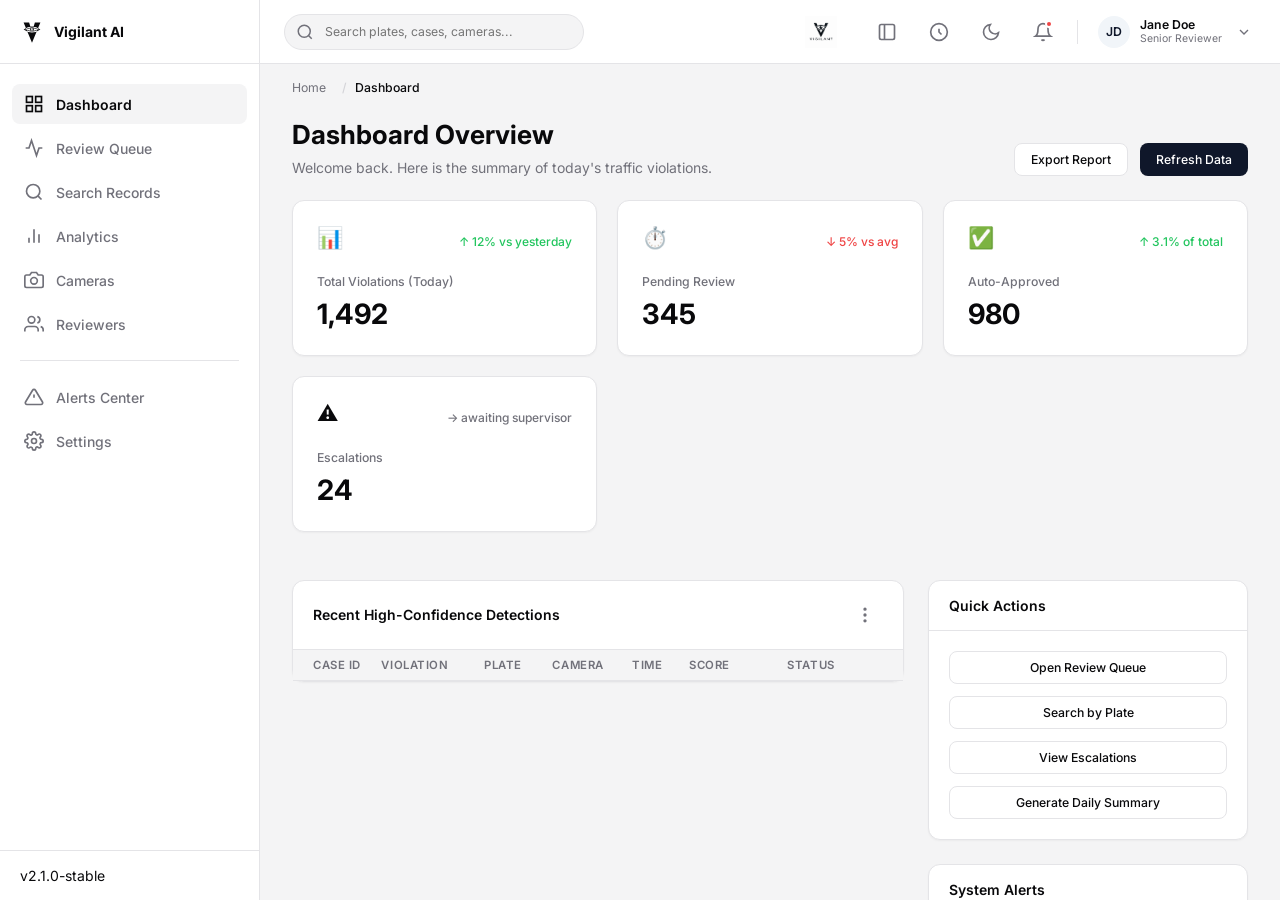
<file: services/frontend/app/static/index.html>
<!DOCTYPE html>
<html lang="en" data-theme="light">
<head>
    <meta charset="UTF-8">
    <meta name="viewport" content="width=device-width, initial-scale=1.0, maximum-scale=1.0, user-scalable=no">
    <title>Vigilant AI</title>
    
    <!-- Fonts -->
    <link rel="preconnect" href="https://fonts.googleapis.com">
    <link rel="preconnect" href="https://fonts.gstatic.com" crossorigin>
    <link href="https://fonts.googleapis.com/css2?family=Inter:wght@400;500;600;700&display=swap" rel="stylesheet">
    
    <!-- Styles -->
    <link rel="stylesheet" href="./styles.css">
</head>
<body>
    <div class="app-layout">
        
        <!-- Mobile Sidebar Overlay -->
        <div class="sidebar-overlay" id="sidebarOverlay" aria-hidden="true"></div>

        <!-- Left Sidebar Navigation -->
        <aside class="sidebar" id="sidebar" aria-label="Main Navigation">
            <div class="sidebar-header">
                <div class="logo">
                    <svg width="24" height="24" viewBox="0 0 100 100" class="logo-icon" xmlns="http://www.w3.org/2000/svg">
  <path fill-rule="evenodd" clip-rule="evenodd" fill="currentColor" d="
    M 15 10 L 38 10 L 50 50 L 62 10 L 85 10 L 50 95 Z
    M 15 40 Q 50 15 85 40 Q 50 65 15 40 Z
    M 22 40 Q 50 22 78 40 Q 50 58 22 40 Z
    M 26 40 Q 50 28 74 40 Q 50 52 26 40 Z
    M 50 32 A 8 8 0 1 0 50 48 A 8 8 0 1 0 50 32 Z
    M 53 35 A 2 2 0 1 1 53 39 A 2 2 0 1 1 53 35 Z
  " />
</svg>
                    <span class="logo-text">Vigilant AI</span>
                </div>
                <button class="btn-icon mobile-close-btn" id="mobileCloseBtn" aria-label="Close sidebar">
                    <svg width="20" height="20" viewBox="0 0 24 24" fill="none" stroke="currentColor" stroke-width="2"><line x1="18" y1="6" x2="6" y2="18"></line><line x1="6" y1="6" x2="18" y2="18"></line></svg>
                </button>
            </div>
            <nav class="sidebar-nav">
                <ul>
                    <li>
                        <a href="./index.html" class="nav-item active">
                            <svg class="nav-icon" viewBox="0 0 24 24" fill="none" stroke="currentColor" stroke-width="2"><rect x="3" y="3" width="7" height="7"></rect><rect x="14" y="3" width="7" height="7"></rect><rect x="14" y="14" width="7" height="7"></rect><rect x="3" y="14" width="7" height="7"></rect></svg>
                            <span class="nav-text">Dashboard</span>
                        </a>
                    </li>
                    <li>
                        <a href="./review-queue.html" class="nav-item">
                            <svg class="nav-icon" viewBox="0 0 24 24" fill="none" stroke="currentColor" stroke-width="2"><polyline points="22 12 18 12 15 21 9 3 6 12 2 12"></polyline></svg>
                            <span class="nav-text">Review Queue</span>

                        </a>
                    </li>
                    <li>
                        <a href="./search-records.html" class="nav-item">
                            <svg class="nav-icon" viewBox="0 0 24 24" fill="none" stroke="currentColor" stroke-width="2"><circle cx="11" cy="11" r="8"></circle><line x1="21" y1="21" x2="16.65" y2="16.65"></line></svg>
                            <span class="nav-text">Search Records</span>
                        </a>
                    </li>
                    <li>
                        <a href="./analytics.html" class="nav-item">
                            <svg class="nav-icon" viewBox="0 0 24 24" fill="none" stroke="currentColor" stroke-width="2"><line x1="18" y1="20" x2="18" y2="10"></line><line x1="12" y1="20" x2="12" y2="4"></line><line x1="6" y1="20" x2="6" y2="14"></line></svg>
                            <span class="nav-text">Analytics</span>
                        </a>
                    </li>
                    <li>
                        <a href="./cameras.html" class="nav-item">
                            <svg class="nav-icon" viewBox="0 0 24 24" fill="none" stroke="currentColor" stroke-width="2"><path d="M23 19a2 2 0 0 1-2 2H3a2 2 0 0 1-2-2V8a2 2 0 0 1 2-2h4l2-3h6l2 3h4a2 2 0 0 1 2 2z"></path><circle cx="12" cy="13" r="4"></circle></svg>
                            <span class="nav-text">Cameras</span>
                        </a>
                    </li>
                    <li>
                        <a href="./reviewers.html" class="nav-item">
                            <svg class="nav-icon" viewBox="0 0 24 24" fill="none" stroke="currentColor" stroke-width="2"><path d="M17 21v-2a4 4 0 0 0-4-4H5a4 4 0 0 0-4 4v2"></path><circle cx="9" cy="7" r="4"></circle><path d="M23 21v-2a4 4 0 0 0-3-3.87"></path><path d="M16 3.13a4 4 0 0 1 0 7.75"></path></svg>
                            <span class="nav-text">Reviewers</span>
                        </a>
                    </li>
                </ul>
                
                <div class="nav-section-divider"></div>
                
                <ul>
                    <li>
                        <a href="./alerts.html" class="nav-item">
                            <svg class="nav-icon" viewBox="0 0 24 24" fill="none" stroke="currentColor" stroke-width="2"><path d="M10.29 3.86L1.82 18a2 2 0 0 0 1.71 3h16.94a2 2 0 0 0 1.71-3L13.71 3.86a2 2 0 0 0-3.42 0z"></path><line x1="12" y1="9" x2="12" y2="13"></line><line x1="12" y1="17" x2="12.01" y2="17"></line></svg>
                            <span class="nav-text">Alerts Center</span>
                        </a>
                    </li>

                    <li>
                        <a href="./settings.html" class="nav-item">
                            <svg class="nav-icon" viewBox="0 0 24 24" fill="none" stroke="currentColor" stroke-width="2"><circle cx="12" cy="12" r="3"></circle><path d="M19.4 15a1.65 1.65 0 0 0 .33 1.82l.06.06a2 2 0 0 1 0 2.83 2 2 0 0 1-2.83 0l-.06-.06a1.65 1.65 0 0 0-1.82-.33 1.65 1.65 0 0 0-1 1.51V21a2 2 0 0 1-2 2 2 2 0 0 1-2-2v-.09A1.65 1.65 0 0 0 9 19.4a1.65 1.65 0 0 0-1.82.33l-.06.06a2 2 0 0 1-2.83 0 2 2 0 0 1 0-2.83l.06-.06a1.65 1.65 0 0 0 .33-1.82 1.65 1.65 0 0 0-1.51-1H3a2 2 0 0 1-2-2 2 2 0 0 1 2-2h.09A1.65 1.65 0 0 0 4.6 9a1.65 1.65 0 0 0-.33-1.82l-.06-.06a2 2 0 0 1 0-2.83 2 2 0 0 1 2.83 0l.06.06a1.65 1.65 0 0 0 1.82.33H9a1.65 1.65 0 0 0 1-1.51V3a2 2 0 0 1 2-2 2 2 0 0 1 2 2v.09a1.65 1.65 0 0 0 1 1.51 1.65 1.65 0 0 0 1.82-.33l.06-.06a2 2 0 0 1 2.83 0 2 2 0 0 1 0 2.83l-.06.06a1.65 1.65 0 0 0-.33 1.82V9a1.65 1.65 0 0 0 1.51 1H21a2 2 0 0 1 2 2 2 2 0 0 1-2 2h-.09a1.65 1.65 0 0 0-1.51 1z"></path></svg>
                            <span class="nav-text">Settings</span>
                        </a>
                    </li>
                </ul>
            </nav>
            <div class="sidebar-footer">
                <span class="version">v2.1.0-stable</span>
            </div>
        </aside>

        <!-- Main Content Wrapper -->
        <div class="main-wrapper">
            
            <!-- Top Header -->
            <header class="top-header">
                <div class="header-left">
                    <button class="btn-icon sidebar-toggle" id="sidebarToggle" aria-label="Toggle sidebar">
                        <svg width="20" height="20" viewBox="0 0 24 24" fill="none" stroke="currentColor" stroke-width="2"><line x1="3" y1="12" x2="21" y2="12"></line><line x1="3" y1="6" x2="21" y2="6"></line><line x1="3" y1="18" x2="21" y2="18"></line></svg>
                    </button>
                    
                    <div class="search-container">
                        <svg class="search-icon" width="18" height="18" viewBox="0 0 24 24" fill="none" stroke="currentColor" stroke-width="2"><circle cx="11" cy="11" r="8"></circle><line x1="21" y1="21" x2="16.65" y2="16.65"></line></svg>
                        <input type="text" class="search-input" placeholder="Search plates, cases, cameras..." aria-label="Global search">
                        <div class="search-suggestions" id="globalSearchSuggestions" style="display: none;"></div>
                    </div>
                </div>
                
                <div class="header-right">
                    <img src="./img/logo.png" alt="Vigilant AI" style="height: 32px; margin-right: 16px;">
                    
                    <!-- Utility / Additional Actions -->
                    <button class="btn-icon header-action" id="quickDashboardBtn" aria-label="Quick action 1">
                        <svg width="20" height="20" viewBox="0 0 24 24" fill="none" stroke="currentColor" stroke-width="2"><rect x="3" y="3" width="18" height="18" rx="2" ry="2"></rect><line x1="9" y1="3" x2="9" y2="21"></line></svg>
                    </button>
                    <button class="btn-icon header-action" id="quickClockBtn" aria-label="Quick action 2">
                        <svg width="20" height="20" viewBox="0 0 24 24" fill="none" stroke="currentColor" stroke-width="2"><circle cx="12" cy="12" r="10"></circle><path d="M12 8v4l3 3"></path></svg>
                    </button>

                    <!-- Theme Toggle -->
                    <button class="btn-icon header-action" id="themeToggle" aria-label="Toggle dark mode">
                        <svg class="theme-icon-light" width="20" height="20" viewBox="0 0 24 24" fill="none" stroke="currentColor" stroke-width="2"><circle cx="12" cy="12" r="5"></circle><line x1="12" y1="1" x2="12" y2="3"></line><line x1="12" y1="21" x2="12" y2="23"></line><line x1="4.22" y1="4.22" x2="5.64" y2="5.64"></line><line x1="18.36" y1="18.36" x2="19.78" y2="19.78"></line><line x1="1" y1="12" x2="3" y2="12"></line><line x1="21" y1="12" x2="23" y2="12"></line><line x1="4.22" y1="19.78" x2="5.64" y2="18.36"></line><line x1="18.36" y1="5.64" x2="19.78" y2="4.22"></line></svg>
                        <svg class="theme-icon-dark" width="20" height="20" viewBox="0 0 24 24" fill="none" stroke="currentColor" stroke-width="2"><path d="M21 12.79A9 9 0 1 1 11.21 3 7 7 0 0 0 21 12.79z"></path></svg>
                    </button>
                    
                    <!-- Notification Bell -->
                    <div class="dropdown-container">
                        <button class="btn-icon header-action" aria-label="Notifications" id="notificationBtn" aria-expanded="false" aria-haspopup="true">
                            <svg width="20" height="20" viewBox="0 0 24 24" fill="none" stroke="currentColor" stroke-width="2"><path d="M18 8A6 6 0 0 0 6 8c0 7-3 9-3 9h18s-3-2-3-9"></path><path d="M13.73 21a2 2 0 0 1-3.46 0"></path></svg>
                            <span class="notification-indicator"></span>
                        </button>
                        <!-- Rich Notification Panel -->
                        <div class="dropdown-menu notification-menu" id="notificationDropdown">
                            <div class="notification-header">
                                <div class="notification-header-top">
                                    <span class="notification-title">Alerts & Notifications</span>
                                    <button class="btn-text btn-mark-read">Mark all as read</button>
                                </div>
                                <div class="notification-filters">
                                    <button class="filter-chip active">All</button>
                                    <button class="filter-chip">System</button>
                                    <button class="filter-chip">Review</button>
                                    <button class="filter-chip">Camera</button>
                                    <button class="filter-chip">Escalation</button>
                                </div>
                            </div>
                            
                            <div class="notification-body scroll-region">
                                <!-- Mixed alerts state: Unread / High Severity -->
                                <div class="notification-item unread severity-high category-escalation">
                                    <div class="notification-icon">
                                        <svg width="18" height="18" viewBox="0 0 24 24" fill="none" stroke="currentColor" stroke-width="2"><path d="M10.29 3.86L1.82 18a2 2 0 0 0 1.71 3h16.94a2 2 0 0 0 1.71-3L13.71 3.86a2 2 0 0 0-3.42 0z"></path><line x1="12" y1="9" x2="12" y2="13"></line><line x1="12" y1="17" x2="12.01" y2="17"></line></svg>
                                    </div>
                                    <div class="notification-content">
                                        <div class="notification-meta">
                                            <span class="notification-category">Escalation</span>
                                            <span class="notification-time">2 mins ago</span>
                                        </div>
                                        <p class="notification-text">Heavy vehicle collision detected at Camera NC-12. Immediate manual review required.</p>
                                        <div class="notification-actions">
                                            <button class="btn-link">View Case</button>
                                            <button class="btn-link">Dispatch Unit</button>
                                        </div>
                                    </div>
                                    <div class="unread-dot"></div>
                                </div>

                                <!-- Unread / Info Severity -->
                                <div class="notification-item unread severity-info category-review">
                                    <div class="notification-icon">
                                        <svg width="18" height="18" viewBox="0 0 24 24" fill="none" stroke="currentColor" stroke-width="2"><circle cx="12" cy="12" r="10"></circle><polyline points="12 16 16 12 12 8"></polyline><line x1="8" y1="12" x2="16" y2="12"></line></svg>
                                    </div>
                                    <div class="notification-content">
                                        <div class="notification-meta">
                                            <span class="notification-category">Review</span>
                                            <span class="notification-time">15 mins ago</span>
                                        </div>
                                        <p class="notification-text">Batch #992 of 50 red-light violations is ready for secondary approval.</p>
                                        <div class="notification-actions">
                                            <button class="btn-link">Start Review</button>
                                        </div>
                                    </div>
                                    <div class="unread-dot"></div>
                                </div>

                                <!-- Read / Very Long Message Test -->
                                <div class="notification-item severity-warning category-camera">
                                    <div class="notification-icon">
                                        <svg width="18" height="18" viewBox="0 0 24 24" fill="none" stroke="currentColor" stroke-width="2"><path d="M23 19a2 2 0 0 1-2 2H3a2 2 0 0 1-2-2V8a2 2 0 0 1 2-2h4l2-3h6l2 3h4a2 2 0 0 1 2 2z"></path><circle cx="12" cy="13" r="4"></circle></svg>
                                    </div>
                                    <div class="notification-content">
                                        <div class="notification-meta">
                                            <span class="notification-category">Camera</span>
                                            <span class="notification-time">1 hour ago</span>
                                        </div>
                                        <p class="notification-text">Connection degraded to Node 4. This is a purposely very long system alert message to verify that long unbroken strings of text wrap elegantly within the panel bounds without causing horizontal scrolling, obscuring the timestamp, or breaking the flex layout of the dropdown container on smaller screens.</p>
                                        <div class="notification-actions">
                                            <button class="btn-link">Check Diagnostics</button>
                                        </div>
                                    </div>
                                </div>

                                <!-- Empty state placeholder (hidden for mixed state test) -->
                                <div class="notification-empty" style="display: none;">
                                    <div class="empty-icon">🔔</div>
                                    <p style="font-weight: 500; color: var(--color-text-main);">You're all caught up!</p>
                                    <span>No new alerts to show.</span>
                                </div>
                            </div>
                            
                            <div class="dropdown-footer notification-footer">
                                <a href="./alerts.html" class="btn-link" style="display:inline-block; width:100%; text-align:center;">View All History</a>
                            </div>
                        </div>
                    </div>
                    
                    <div class="header-divider"></div>
                    
                    <!-- User Profile -->
                    <div class="dropdown-container">
                        <button class="user-profile-btn" id="userProfileBtn" aria-expanded="false" aria-haspopup="true">
                            <div class="avatar">
                                <span class="avatar-text">JD</span>
                            </div>
                            <div class="user-details">
                                <span class="user-name">Jane Doe</span>
                                <span class="user-role">Senior Reviewer</span>
                            </div>
                            <svg class="chevron" width="16" height="16" viewBox="0 0 24 24" fill="none" stroke="currentColor" stroke-width="2"><polyline points="6 9 12 15 18 9"></polyline></svg>
                        </button>
                        <!-- User Menu Placeholder -->
                        <div class="dropdown-menu user-menu" id="userDropdown">
                            <a href="#" class="dropdown-item">My Profile</a>
                            <a href="#" class="dropdown-item">Preferences</a>
                            <div class="dropdown-divider"></div>
                            <a href="#" class="dropdown-item text-danger">Sign Out</a>
                        </div>
                    </div>
                </div>
            </header>

            <!-- Main Scrollable Region -->
            <div class="scroll-region">
                
                <!-- Breadcrumbs Row -->
                <div class="breadcrumbs-row">
                    <nav aria-label="breadcrumb">
                        <ol class="breadcrumbs">
                            <li class="breadcrumb-item"><a href="#">Home</a></li>
                            <li class="breadcrumb-item active" aria-current="page">Dashboard</li>
                        </ol>
                    </nav>
                </div>

                <!-- Main Content Area -->
                <main class="main-content" id="dashboardMainArea">
                    
                    <!-- Page Title Area -->
                    <div class="page-title-area">
                        <div class="page-title-content">
                            <h1 class="page-title">Dashboard Overview</h1>
                            <p class="page-subtitle">Welcome back. Here is the summary of today's traffic violations.</p>
                        </div>
                        <div class="page-actions">
                            <button class="btn btn-secondary" id="exportBtn">Export Report</button>
                            <button class="btn btn-primary" id="refreshBtn">Refresh Data</button>
                        </div>
                    </div>

                    <!-- Placeholders Grid / Dashboard Grid -->
                    <div class="content-placeholders" id="dashboardGridContainer">
                        
                        <!-- Summary Cards Row -->
                        <div class="summary-cards-row">
                            <div class="card summary-card">
                                <div class="placeholder-content">
                                    <div class="kpi-header">
                                        <span class="placeholder-icon">📊</span>
                                        <span class="kpi-trend trend-up" id="trendTotal">↑ 12% vs yesterday</span>
                                    </div>
                                    <span class="placeholder-text">Total Violations (Today)</span>
                                    <span class="placeholder-value" id="kpiTotal">1,492</span>
                                </div>
                            </div>
                            <div class="card summary-card">
                                <div class="placeholder-content">
                                    <div class="kpi-header">
                                        <span class="placeholder-icon">⏱️</span>
                                        <span class="kpi-trend trend-down" id="trendPending">↓ 5% vs avg</span>
                                    </div>
                                    <span class="placeholder-text">Pending Review</span>
                                    <span class="placeholder-value" id="kpiPending">345</span>
                                </div>
                            </div>
                            <div class="card summary-card">
                                <div class="placeholder-content">
                                    <div class="kpi-header">
                                        <span class="placeholder-icon">✅</span>
                                        <span class="kpi-trend trend-up" id="trendApproved">↑ 3.1% of total</span>
                                    </div>
                                    <span class="placeholder-text">Auto-Approved</span>
                                    <span class="placeholder-value" id="kpiApproved">980</span>
                                </div>
                            </div>
                            <div class="card summary-card">
                                <div class="placeholder-content">
                                    <div class="kpi-header">
                                        <span class="placeholder-icon">⚠️</span>
                                        <span class="kpi-trend trend-neutral" id="trendEscalations">→ awaiting supervisor</span>
                                    </div>
                                    <span class="placeholder-text">Escalations</span>
                                    <span class="placeholder-value" id="kpiEscalations">24</span>
                                </div>
                            </div>
                        </div>

                        <!-- Main Content Grid -->
                        <div class="main-content-grid">
                            
                            <!-- Table/List Area -->
                            <div class="card table-area">
                                <div class="card-header">
                                    <h2 class="card-title">Recent High-Confidence Detections</h2>
                                    <button class="btn-icon" aria-label="More options">
                                        <svg width="20" height="20" viewBox="0 0 24 24" fill="none" stroke="currentColor" stroke-width="2"><circle cx="12" cy="12" r="1"></circle><circle cx="12" cy="5" r="1"></circle><circle cx="12" cy="19" r="1"></circle></svg>
                                    </button>
                                </div>
                                <div class="card-body" style="padding: 0;">
                                    <div class="detection-list-container">
                                        <!-- Header row for detections -->
                                        <div class="detection-row header">
                                            <div class="col-id">Case ID</div>
                                            <div class="col-type">Violation</div>
                                            <div class="col-plate">Plate</div>
                                            <div class="col-cam">Camera</div>
                                            <div class="col-time">Time</div>
                                            <div class="col-score">Score</div>
                                            <div class="col-status">Status</div>
                                        </div>
                                        <div id="detectionsListBody">
                                            <!-- Injected by mock-dashboard.js -->
                                        </div>
                                    </div>
                                    <div class="placeholder-empty-state" id="detectionsEmptyState" style="display: none; padding: 40px; text-align: center; color: var(--color-text-muted);">
                                        <p>No recent detections</p>
                                    </div>
                                </div>
                            </div>

                            <!-- Side Panel -->
                            <div style="display: flex; flex-direction: column; gap: 24px;">
                                <div class="card side-panel">
                                    <div class="card-header">
                                        <h2 class="card-title">Quick Actions</h2>
                                    </div>
                                    <div class="card-body" style="display: flex; flex-direction: column; gap: 12px;">
                                        <a href="./review-queue.html" class="btn btn-secondary w-full" style="width: 100%;">Open Review Queue</a>
                                        <a href="./search-records.html" class="btn btn-secondary w-full" style="width: 100%;">Search by Plate</a>
                                        <a href="./review-queue.html" class="btn btn-secondary w-full" style="width: 100%;">View Escalations</a>
                                        <button class="btn btn-secondary w-full" style="width: 100%;" id="generateSummaryBtn">Generate Daily Summary</button>
                                    </div>
                                </div>

                                <div class="card side-panel">
                                    <div class="card-header">
                                        <h2 class="card-title">System Alerts</h2>
                                    </div>
                                    <div class="card-body" style="padding: 0;">
                                        <div id="systemAlertsBody">
                                            <!-- Injected by mock-dashboard.js -->
                                        </div>
                                        <div id="alertsEmptyState" style="display: none; padding: 20px; text-align: center; color: var(--color-text-muted);">
                                            <p>No active alerts</p>
                                        </div>
                                    </div>
                                </div>
                            </div>

                        </div>
                    </div>

                </main>
            </div>
        </div>
    </div>

    <!-- Scripts -->
    <script src="./app.js"></script>
    <script src="./mock-dashboard.js"></script>
</body>
</html>
</file>
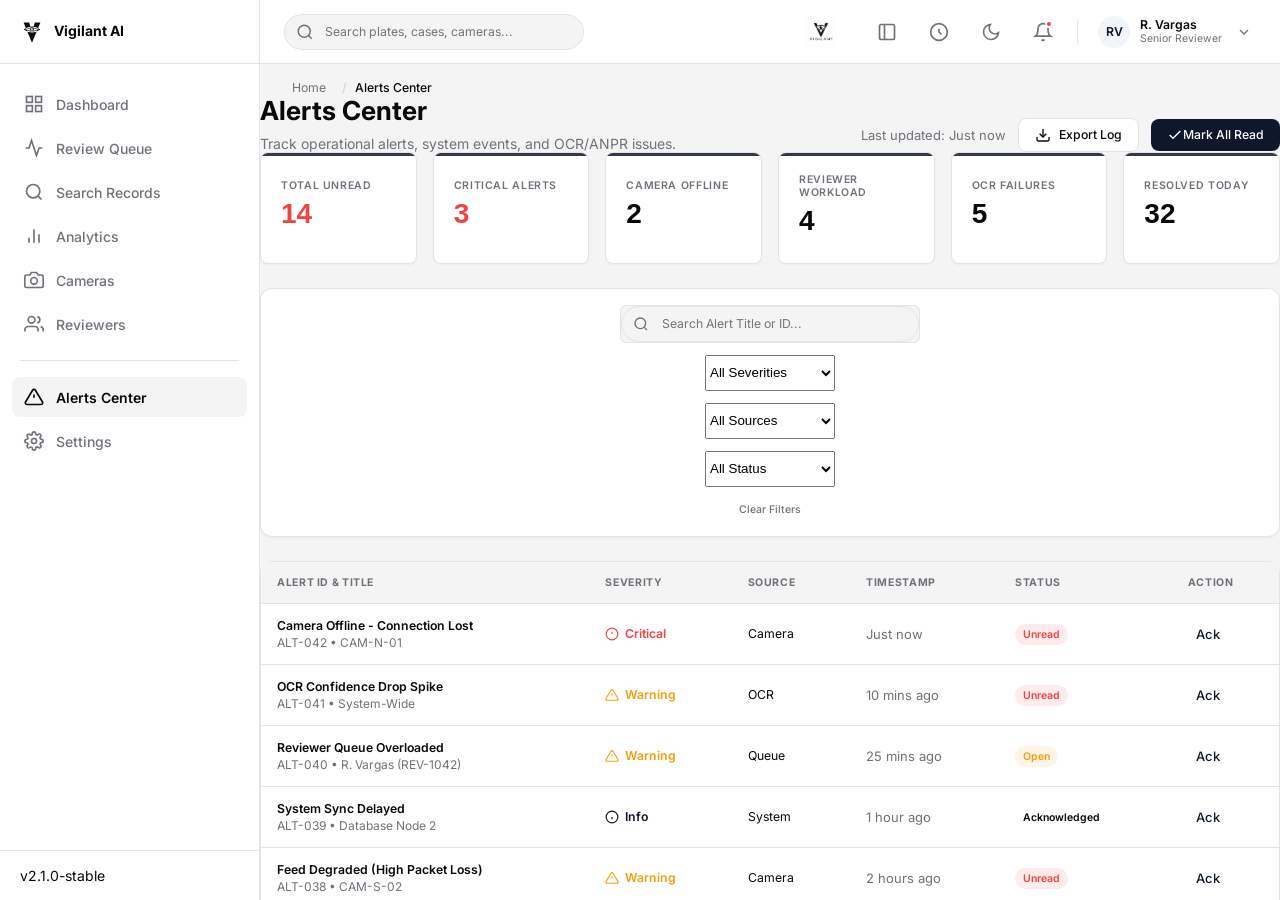
<file: services/frontend/app/static/alerts.html>
<!DOCTYPE html>
<html lang="en" data-theme="light">
<head>
    <meta charset="UTF-8">
    <meta name="viewport" content="width=device-width, initial-scale=1.0, maximum-scale=1.0, user-scalable=no">
    <title>Vigilant AI - Alerts Center</title>
    
    <!-- Fonts -->
    <link rel="preconnect" href="https://fonts.googleapis.com">
    <link rel="preconnect" href="https://fonts.gstatic.com" crossorigin>
    <link href="https://fonts.googleapis.com/css2?family=Inter:wght@400;500;600;700&display=swap" rel="stylesheet">
    
    <!-- Styles -->
    <link rel="stylesheet" href="./styles.css">
</head>
<body>
    <div class="app-layout">
        
        <!-- Mobile Sidebar Overlay -->
        <div class="sidebar-overlay" id="sidebarOverlay" aria-hidden="true"></div>

        <!-- Left Sidebar Navigation -->
        <aside class="sidebar" id="sidebar" aria-label="Main Navigation">
            <div class="sidebar-header">
                <div class="logo">
                    <svg width="24" height="24" viewBox="0 0 100 100" class="logo-icon" xmlns="http://www.w3.org/2000/svg">
  <path fill-rule="evenodd" clip-rule="evenodd" fill="currentColor" d="
    M 15 10 L 38 10 L 50 50 L 62 10 L 85 10 L 50 95 Z
    M 15 40 Q 50 15 85 40 Q 50 65 15 40 Z
    M 22 40 Q 50 22 78 40 Q 50 58 22 40 Z
    M 26 40 Q 50 28 74 40 Q 50 52 26 40 Z
    M 50 32 A 8 8 0 1 0 50 48 A 8 8 0 1 0 50 32 Z
    M 53 35 A 2 2 0 1 1 53 39 A 2 2 0 1 1 53 35 Z
  " />
</svg>
                    <div class="logo-text-group">
                        <span class="logo-text">Vigilant AI</span>

                    </div>
                </div>
                <button class="btn-icon mobile-close-btn" id="mobileCloseBtn" aria-label="Close sidebar">
                    <svg width="20" height="20" viewBox="0 0 24 24" fill="none" stroke="currentColor" stroke-width="2"><line x1="18" y1="6" x2="6" y2="18"></line><line x1="6" y1="6" x2="18" y2="18"></line></svg>
                </button>
            </div>
            <nav class="sidebar-nav">
                <ul>
                    <li>
                        <a href="./index.html" class="nav-item">
                            <svg class="nav-icon" viewBox="0 0 24 24" fill="none" stroke="currentColor" stroke-width="2"><rect x="3" y="3" width="7" height="7"></rect><rect x="14" y="3" width="7" height="7"></rect><rect x="14" y="14" width="7" height="7"></rect><rect x="3" y="14" width="7" height="7"></rect></svg>
                            <span class="nav-text">Dashboard</span>
                        </a>
                    </li>
                    <li>
                        <a href="./review-queue.html" class="nav-item">
                            <svg class="nav-icon" viewBox="0 0 24 24" fill="none" stroke="currentColor" stroke-width="2"><polyline points="22 12 18 12 15 21 9 3 6 12 2 12"></polyline></svg>
                            <span class="nav-text">Review Queue</span>

                        </a>
                    </li>
                    <li>
                        <a href="./search-records.html" class="nav-item">
                            <svg class="nav-icon" viewBox="0 0 24 24" fill="none" stroke="currentColor" stroke-width="2"><circle cx="11" cy="11" r="8"></circle><line x1="21" y1="21" x2="16.65" y2="16.65"></line></svg>
                            <span class="nav-text">Search Records</span>
                        </a>
                    </li>
                    <li>
                        <a href="./analytics.html" class="nav-item">
                            <svg class="nav-icon" viewBox="0 0 24 24" fill="none" stroke="currentColor" stroke-width="2"><line x1="18" y1="20" x2="18" y2="10"></line><line x1="12" y1="20" x2="12" y2="4"></line><line x1="6" y1="20" x2="6" y2="14"></line></svg>
                            <span class="nav-text">Analytics</span>
                        </a>
                    </li>
                    <li>
                        <a href="./cameras.html" class="nav-item">
                            <svg class="nav-icon" viewBox="0 0 24 24" fill="none" stroke="currentColor" stroke-width="2"><path d="M23 19a2 2 0 0 1-2 2H3a2 2 0 0 1-2-2V8a2 2 0 0 1 2-2h4l2-3h6l2 3h4a2 2 0 0 1 2 2z"></path><circle cx="12" cy="13" r="4"></circle></svg>
                            <span class="nav-text">Cameras</span>
                        </a>
                    </li>
                    <li>
                        <a href="./reviewers.html" class="nav-item">
                            <svg class="nav-icon" viewBox="0 0 24 24" fill="none" stroke="currentColor" stroke-width="2"><path d="M17 21v-2a4 4 0 0 0-4-4H5a4 4 0 0 0-4 4v2"></path><circle cx="9" cy="7" r="4"></circle><path d="M23 21v-2a4 4 0 0 0-3-3.87"></path><path d="M16 3.13a4 4 0 0 1 0 7.75"></path></svg>
                            <span class="nav-text">Reviewers</span>
                        </a>
                    </li>
                </ul>
                
                <div class="nav-section-divider"></div>
                
                <ul>
                    <li>
                        <a href="./alerts.html" class="nav-item active">
                            <svg class="nav-icon" viewBox="0 0 24 24" fill="none" stroke="currentColor" stroke-width="2"><path d="M10.29 3.86L1.82 18a2 2 0 0 0 1.71 3h16.94a2 2 0 0 0 1.71-3L13.71 3.86a2 2 0 0 0-3.42 0z"></path><line x1="12" y1="9" x2="12" y2="13"></line><line x1="12" y1="17" x2="12.01" y2="17"></line></svg>
                            <span class="nav-text">Alerts Center</span>
                        </a>
                    </li>

                    <li>
                        <a href="./settings.html" class="nav-item">
                            <svg class="nav-icon" viewBox="0 0 24 24" fill="none" stroke="currentColor" stroke-width="2"><circle cx="12" cy="12" r="3"></circle><path d="M19.4 15a1.65 1.65 0 0 0 .33 1.82l.06.06a2 2 0 0 1 0 2.83 2 2 0 0 1-2.83 0l-.06-.06a1.65 1.65 0 0 0-1.82-.33 1.65 1.65 0 0 0-1 1.51V21a2 2 0 0 1-2 2 2 2 0 0 1-2-2v-.09A1.65 1.65 0 0 0 9 19.4a1.65 1.65 0 0 0-1.82.33l-.06.06a2 2 0 0 1-2.83 0 2 2 0 0 1 0-2.83l.06-.06a1.65 1.65 0 0 0 .33-1.82 1.65 1.65 0 0 0-1.51-1H3a2 2 0 0 1-2-2 2 2 0 0 1 2-2h.09A1.65 1.65 0 0 0 4.6 9a1.65 1.65 0 0 0-.33-1.82l-.06-.06a2 2 0 0 1 0-2.83 2 2 0 0 1 2.83 0l.06.06a1.65 1.65 0 0 0 1.82.33H9a1.65 1.65 0 0 0 1-1.51V3a2 2 0 0 1 2-2 2 2 0 0 1 2 2v.09a1.65 1.65 0 0 0 1 1.51 1.65 1.65 0 0 0 1.82-.33l.06-.06a2 2 0 0 1 2.83 0 2 2 0 0 1 0 2.83l-.06.06a1.65 1.65 0 0 0-.33 1.82V9a1.65 1.65 0 0 0 1.51 1H21a2 2 0 0 1 2 2 2 2 0 0 1-2 2h-.09a1.65 1.65 0 0 0-1.51 1z"></path></svg>
                            <span class="nav-text">Settings</span>
                        </a>
                    </li>
                </ul>
            </nav>
            <div class="sidebar-footer">
                <span class="version">v2.1.0-stable</span>
            </div>
        </aside>

        <!-- Main Content Wrapper -->
        <div class="main-wrapper">
            
            <!-- Top Header -->
            <header class="top-header">
                <div class="header-left">
                    <button class="btn-icon sidebar-toggle" id="sidebarToggle" aria-label="Toggle sidebar">
                        <svg width="20" height="20" viewBox="0 0 24 24" fill="none" stroke="currentColor" stroke-width="2"><line x1="3" y1="12" x2="21" y2="12"></line><line x1="3" y1="6" x2="21" y2="6"></line><line x1="3" y1="18" x2="21" y2="18"></line></svg>
                    </button>
                    
                    <div class="search-container">
                        <svg class="search-icon" width="18" height="18" viewBox="0 0 24 24" fill="none" stroke="currentColor" stroke-width="2"><circle cx="11" cy="11" r="8"></circle><line x1="21" y1="21" x2="16.65" y2="16.65"></line></svg>
                        <input type="text" class="search-input" placeholder="Search plates, cases, cameras..." aria-label="Global search">
                        <div class="search-suggestions" id="globalSearchSuggestions" style="display: none;"></div>
                    </div>
                </div>
                
                <div class="header-right">
                    <img src="./img/logo.png" alt="Vigilant AI" style="height: 32px; margin-right: 16px;">
                    
                    <!-- Utility / Additional Actions -->
                    <button class="btn-icon header-action" aria-label="Quick action 1">
                        <svg width="20" height="20" viewBox="0 0 24 24" fill="none" stroke="currentColor" stroke-width="2"><rect x="3" y="3" width="18" height="18" rx="2" ry="2"></rect><line x1="9" y1="3" x2="9" y2="21"></line></svg>
                    </button>
                    <button class="btn-icon header-action" aria-label="Quick action 2">
                        <svg width="20" height="20" viewBox="0 0 24 24" fill="none" stroke="currentColor" stroke-width="2"><circle cx="12" cy="12" r="10"></circle><path d="M12 8v4l3 3"></path></svg>
                    </button>

                    <!-- Theme Toggle -->
                    <button class="btn-icon header-action" id="themeToggle" aria-label="Toggle dark mode">
                        <svg class="theme-icon-light" width="20" height="20" viewBox="0 0 24 24" fill="none" stroke="currentColor" stroke-width="2"><circle cx="12" cy="12" r="5"></circle><line x1="12" y1="1" x2="12" y2="3"></line><line x1="12" y1="21" x2="12" y2="23"></line><line x1="4.22" y1="4.22" x2="5.64" y2="5.64"></line><line x1="18.36" y1="18.36" x2="19.78" y2="19.78"></line><line x1="1" y1="12" x2="3" y2="12"></line><line x1="21" y1="12" x2="23" y2="12"></line><line x1="4.22" y1="19.78" x2="5.64" y2="18.36"></line><line x1="18.36" y1="5.64" x2="19.78" y2="4.22"></line></svg>
                        <svg class="theme-icon-dark" width="20" height="20" viewBox="0 0 24 24" fill="none" stroke="currentColor" stroke-width="2"><path d="M21 12.79A9 9 0 1 1 11.21 3 7 7 0 0 0 21 12.79z"></path></svg>
                    </button>
                    
                    <!-- Notification Bell -->
                    <div class="dropdown-container">
                        <button class="btn-icon header-action" aria-label="Notifications" id="notificationBtn" aria-expanded="false" aria-haspopup="true">
                            <svg width="20" height="20" viewBox="0 0 24 24" fill="none" stroke="currentColor" stroke-width="2"><path d="M18 8A6 6 0 0 0 6 8c0 7-3 9-3 9h18s-3-2-3-9"></path><path d="M13.73 21a2 2 0 0 1-3.46 0"></path></svg>
                            <span class="notification-indicator"></span>
                        </button>
                        <!-- Rich Notification Panel -->
                        <div class="dropdown-menu notification-menu" id="notificationDropdown">
                            <div class="notification-header">
                                <div class="notification-header-top">
                                    <span class="notification-title">Alerts & Notifications</span>
                                    <button class="btn-text btn-mark-read">Mark all as read</button>
                                </div>
                                <div class="notification-filters">
                                    <button class="filter-chip active">All</button>
                                    <button class="filter-chip">System</button>
                                    <button class="filter-chip">Review</button>
                                    <button class="filter-chip">Camera</button>
                                    <button class="filter-chip">Escalation</button>
                                </div>
                            </div>
                            
                            <div class="notification-body scroll-region">
                                <!-- Mixed alerts state: Unread / High Severity -->
                                <div class="notification-item unread severity-high category-escalation">
                                    <div class="notification-icon">
                                        <svg width="18" height="18" viewBox="0 0 24 24" fill="none" stroke="currentColor" stroke-width="2"><path d="M10.29 3.86L1.82 18a2 2 0 0 0 1.71 3h16.94a2 2 0 0 0 1.71-3L13.71 3.86a2 2 0 0 0-3.42 0z"></path><line x1="12" y1="9" x2="12" y2="13"></line><line x1="12" y1="17" x2="12.01" y2="17"></line></svg>
                                    </div>
                                    <div class="notification-content">
                                        <div class="notification-meta">
                                            <span class="notification-category">Escalation</span>
                                            <span class="notification-time">2 mins ago</span>
                                        </div>
                                        <p class="notification-text">Heavy vehicle collision detected at Camera NC-12. Immediate manual review required.</p>
                                        <div class="notification-actions">
                                            <button class="btn-link">View Case</button>
                                            <button class="btn-link">Dispatch Unit</button>
                                        </div>
                                    </div>
                                    <div class="unread-dot"></div>
                                </div>

                                <!-- Unread / Info Severity -->
                                <div class="notification-item unread severity-info category-review">
                                    <div class="notification-icon">
                                        <svg width="18" height="18" viewBox="0 0 24 24" fill="none" stroke="currentColor" stroke-width="2"><circle cx="12" cy="12" r="10"></circle><polyline points="12 16 16 12 12 8"></polyline><line x1="8" y1="12" x2="16" y2="12"></line></svg>
                                    </div>
                                    <div class="notification-content">
                                        <div class="notification-meta">
                                            <span class="notification-category">Review</span>
                                            <span class="notification-time">15 mins ago</span>
                                        </div>
                                        <p class="notification-text">Batch #992 of 50 red-light violations is ready for secondary approval.</p>
                                        <div class="notification-actions">
                                            <button class="btn-link">Start Review</button>
                                        </div>
                                    </div>
                                    <div class="unread-dot"></div>
                                </div>

                                <!-- Read / Very Long Message Test -->
                                <div class="notification-item severity-warning category-camera">
                                    <div class="notification-icon">
                                        <svg width="18" height="18" viewBox="0 0 24 24" fill="none" stroke="currentColor" stroke-width="2"><path d="M23 19a2 2 0 0 1-2 2H3a2 2 0 0 1-2-2V8a2 2 0 0 1 2-2h4l2-3h6l2 3h4a2 2 0 0 1 2 2z"></path><circle cx="12" cy="13" r="4"></circle></svg>
                                    </div>
                                    <div class="notification-content">
                                        <div class="notification-meta">
                                            <span class="notification-category">Camera</span>
                                            <span class="notification-time">1 hour ago</span>
                                        </div>
                                        <p class="notification-text">Connection degraded to Node 4. This is a purposely very long system alert message to verify that long unbroken strings of text wrap elegantly within the panel bounds without causing horizontal scrolling, obscuring the timestamp, or breaking the flex layout of the dropdown container on smaller screens.</p>
                                        <div class="notification-actions">
                                            <button class="btn-link">Check Diagnostics</button>
                                        </div>
                                    </div>
                                </div>

                                <!-- Empty state placeholder (hidden for mixed state test) -->
                                <div class="notification-empty" style="display: none;">
                                    <div class="empty-icon">🔔</div>
                                    <p style="font-weight: 500; color: var(--color-text-main);">You're all caught up!</p>
                                    <span>No new alerts to show.</span>
                                </div>
                            </div>
                            
                            <div class="dropdown-footer notification-footer">
                                <a href="./alerts.html" class="btn-link" style="display:inline-block; width:100%; text-align:center;">View All History</a>
                            </div>
                        </div>
                    </div>
                    
                    <div class="header-divider"></div>
                    
                    <!-- User Profile -->
                    <div class="dropdown-container">
                        <button class="user-profile-btn" id="userProfileBtn" aria-expanded="false" aria-haspopup="true">
                            <div class="avatar">
                                <span class="avatar-text">RV</span>
                            </div>
                            <div class="user-details">
                                <span class="user-name">R. Vargas</span>
                                <span class="user-role">Senior Reviewer</span>
                            </div>
                            <svg class="chevron" width="16" height="16" viewBox="0 0 24 24" fill="none" stroke="currentColor" stroke-width="2"><polyline points="6 9 12 15 18 9"></polyline></svg>
                        </button>
                        <!-- User Menu Placeholder -->
                        <div class="dropdown-menu user-menu" id="userDropdown">
                            <a href="#" class="dropdown-item">My Profile</a>
                            <a href="#" class="dropdown-item">Preferences</a>
                            <div class="dropdown-divider"></div>
                            <a href="#" class="dropdown-item text-danger">Sign Out</a>
                        </div>
                    </div>
                </div>
            </header>

            <!-- Main Scrollable Region -->
            <div class="scroll-region">
                
                <!-- Breadcrumbs Row -->
                <div class="breadcrumbs-row">
                    <nav aria-label="breadcrumb">
                        <ol class="breadcrumbs">
                            <li class="breadcrumb-item"><a href="./index.html">Home</a></li>
                            <li class="breadcrumb-item active" aria-current="page">Alerts Center</li>
                        </ol>
                    </nav>
                </div>

                <!-- Main Content Area -->
                    <!-- Page Title Area -->
                    <div class="page-title-area" style="display: flex; justify-content: space-between; align-items: flex-end; flex-wrap: wrap; gap: 16px;">
                        <div class="page-title-content">
                            <h1 class="page-title">Alerts Center</h1>
                            <p class="page-subtitle">Track operational alerts, system events, and OCR/ANPR issues.</p>
                        </div>
                        <div class="page-title-actions" style="display: flex; gap: 12px; align-items: center;">
                            <span style="font-size: 13px; color: var(--color-text-muted);">Last updated: Just now</span>
                            <button class="btn btn-secondary">
                                <svg width="16" height="16" viewBox="0 0 24 24" fill="none" stroke="currentColor" stroke-width="2"><path d="M21 15v4a2 2 0 0 1-2 2H5a2 2 0 0 1-2-2v-4"></path><polyline points="7 10 12 15 17 10"></polyline><line x1="12" y1="15" x2="12" y2="3"></line></svg>
                                Export Log
                            </button>
                            <button class="btn btn-primary" onclick="showToast('All alerts marked as read.', 'success')">
                                <svg width="16" height="16" viewBox="0 0 24 24" fill="none" stroke="currentColor" stroke-width="2"><polyline points="20 6 9 17 4 12"></polyline></svg>
                                Mark All Read
                            </button>
                        </div>
                    </div>

                    <!-- Top KPI Summary Row -->
                    <div class="kpi-grid" style="display: grid; grid-template-columns: repeat(auto-fit, minmax(150px, 1fr)); gap: 16px; margin-bottom: 24px;">
                        <div class="card kpi-card">
                            <div class="kpi-label">Total Unread</div>
                            <div class="kpi-value text-danger" id="kpiUnread">14</div>
                        </div>
                        <div class="card kpi-card">
                            <div class="kpi-label">Critical Alerts</div>
                            <div class="kpi-value text-danger">3</div>
                        </div>
                        <div class="card kpi-card">
                            <div class="kpi-label">Camera Offline</div>
                            <div class="kpi-value text-warning">2</div>
                        </div>
                        <div class="card kpi-card">
                            <div class="kpi-label">Reviewer Workload</div>
                            <div class="kpi-value text-warning">4</div>
                        </div>
                        <div class="card kpi-card">
                            <div class="kpi-label">OCR Failures</div>
                            <div class="kpi-value">5</div>
                        </div>
                        <div class="card kpi-card">
                            <div class="kpi-label">Resolved Today</div>
                            <div class="kpi-value text-success">32</div>
                        </div>
                    </div>

                    <!-- Filters & Search Area -->
                    <div class="filter-toolbar card" style="padding: 16px; margin-bottom: 24px; display: flex; gap: 12px; align-items: center; flex-wrap: wrap;">
                        <div class="search-container" style="flex: 1; min-width: 250px; border: 1px solid var(--color-border); background: var(--color-bg-base); border-radius: 6px;">
                            <svg class="search-icon" width="16" height="16" viewBox="0 0 24 24" fill="none" stroke="currentColor" stroke-width="2"><circle cx="11" cy="11" r="8"></circle><line x1="21" y1="21" x2="16.65" y2="16.65"></line></svg>
                            <input type="text" id="alertSearch" class="search-input" placeholder="Search Alert Title or ID..." style="background: transparent;">
                        </div>
                        <select class="input-field" id="filterSeverity" style="width: 130px; height: 36px; max-width: 100%;">
                            <option value="all">All Severities</option>
                            <option value="Critical">Critical</option>
                            <option value="Warning">Warning</option>
                            <option value="Info">Info</option>
                        </select>
                        <select class="input-field" id="filterSource" style="width: 130px; height: 36px; max-width: 100%;">
                            <option value="all">All Sources</option>
                            <option value="Camera">Camera</option>
                            <option value="OCR">OCR / ANPR</option>
                            <option value="Queue">Queue</option>
                            <option value="System">System</option>
                        </select>
                        <select class="input-field" id="filterStatus" style="width: 130px; height: 36px; max-width: 100%;">
                            <option value="all">All Status</option>
                            <option value="Unread">Unread</option>
                            <option value="Open">Open</option>
                            <option value="Acknowledged">Acknowledged</option>
                            <option value="Resolved">Resolved</option>
                        </select>
                        <button class="btn-text" id="clearAlertFiltersBtn" style="color: var(--color-text-muted);">Clear Filters</button>
                    </div>

                    <!-- Layout Container for Table & Detail Panel -->
                    <div class="alerts-layout" id="alertsLayout">
                        
                        <!-- Left Side: Data Table / List -->
                        <div class="alerts-list-container card">
                            <!-- Desktop Table -->
                            <div class="table-responsive hidden-mobile">
                                <table class="data-table" id="alertsTable">
                                    <thead>
                                        <tr>
                                            <th>Alert ID & Title</th>
                                            <th>Severity</th>
                                            <th>Source</th>
                                            <th>Timestamp</th>
                                            <th>Status</th>
                                            <th>Action</th>
                                        </tr>
                                    </thead>
                                    <tbody id="alertsTableBody">
                                        <!-- Mock data injected here -->
                                    </tbody>
                                </table>
                            </div>
                            <!-- Mobile Cards -->
                            <div class="mobile-cards-container visible-mobile" id="alertMobileCardsContainer">
                                <!-- Mock cards injected here -->
                            </div>
                        </div>

                        <!-- Right Side: Slide-out Detail Panel -->
                        <div class="alert-detail-panel card" id="alertDetailPanel">
                            <!-- Header -->
                            <div class="detail-header" style="padding: 20px; border-bottom: 1px solid var(--color-border); display: flex; justify-content: space-between; align-items: flex-start;">
                                <div>
                                    <h2 style="margin: 0; font-size: 16px; font-weight: 600; line-height: 1.4;" id="detAlertTitle">Camera Offline</h2>
                                    <p style="margin: 4px 0 0 0; font-size: 13px; color: var(--color-text-muted);" id="detAlertId">ALT-001 • <span id="detAlertTime">Just now</span></p>
                                </div>
                                <button class="btn-icon" id="closeAlertDetailBtn" style="flex-shrink: 0;">
                                    <svg width="20" height="20" viewBox="0 0 24 24" fill="none" stroke="currentColor" stroke-width="2"><line x1="18" y1="6" x2="6" y2="18"></line><line x1="6" y1="6" x2="18" y2="18"></line></svg>
                                </button>
                            </div>

                            <!-- Body -->
                            <div class="detail-body scroll-region" style="padding: 20px;">
                                
                                <div class="detail-section" style="margin-bottom: 24px;">
                                    <h3 style="font-size: 13px; text-transform: uppercase; letter-spacing: 1px; color: var(--color-text-muted); margin: 0 0 12px 0;">Alert Properties</h3>
                                    <div style="display: flex; gap: 8px; margin-bottom: 16px;" id="detAlertChips">
                                        <!-- Injected -->
                                    </div>
                                    <div class="meta-grid" style="display: grid; grid-template-columns: 1fr; gap: 12px;">
                                        <div>
                                            <div class="meta-label">Related Entity</div>
                                            <div class="meta-value" id="detAlertEntity">CAM-N-01</div>
                                        </div>
                                    </div>
                                </div>

                                <div class="detail-section" style="margin-bottom: 24px;">
                                    <h3 style="font-size: 13px; text-transform: uppercase; letter-spacing: 1px; color: var(--color-text-muted); margin: 0 0 12px 0;">Description</h3>
                                    <p style="font-size: 14px; line-height: 1.5; margin: 0;" id="detAlertDesc">
                                        The camera endpoint has lost connection to the main processing server. No heartbeat received for the last 5 minutes.
                                    </p>
                                </div>

                                <div class="detail-section" style="margin-bottom: 24px;">
                                    <h3 style="font-size: 13px; text-transform: uppercase; letter-spacing: 1px; color: var(--color-text-muted); margin: 0 0 12px 0;">Suggested Action</h3>
                                    <div style="background: rgba(var(--color-primary-rgb), 0.05); border-left: 3px solid var(--color-primary); padding: 12px; border-radius: 4px; font-size: 13px;" id="detAlertAction">
                                        Check network connectivity on the local switch. Dispatch a field technician if connection cannot be reestablished remotely.
                                    </div>
                                </div>
                                
                                <div class="detail-section">
                                    <h3 style="font-size: 13px; text-transform: uppercase; letter-spacing: 1px; color: var(--color-text-muted); margin: 0 0 12px 0;">Add Note</h3>
                                    <textarea class="form-control" rows="3" placeholder="Add operational notes here..." style="width: 100%; border-radius: 6px; padding: 10px; background: var(--color-bg-base); border: 1px solid var(--color-border); color: var(--color-text-main); font-family: inherit; font-size: 13px;"></textarea>
                                </div>

                            </div>

                            <!-- Footer Actions -->
                            <div class="detail-footer" style="padding: 16px 20px; border-top: 1px solid var(--color-border); display: flex; gap: 12px; background: var(--color-bg-base);">
                                <button class="btn btn-secondary" style="flex: 1;" onclick="showToast('Alert Acknowledged.', 'info')">Acknowledge</button>
                                <button class="btn btn-primary" style="flex: 1;" onclick="showToast('Alert marked as Resolved.', 'success')">Mark Resolved</button>
                            </div>
                        </div>

                    </div>

                </main>
            </div>
        </div>
    </div>

    <!-- Scripts -->
    <script src="./app.js"></script>
    <script src="./mock-alerts.js"></script>
</body>
</html>
</file>
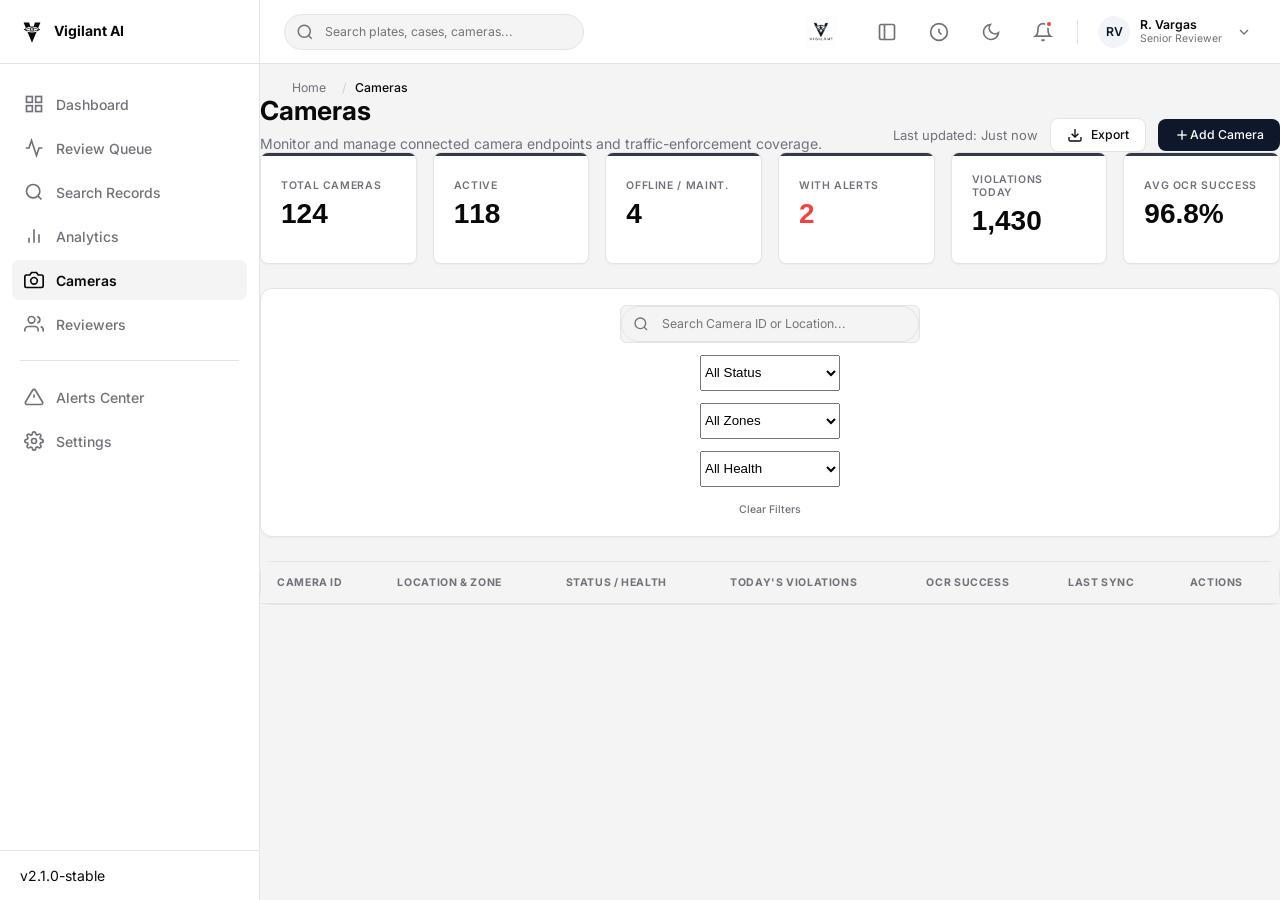
<file: services/frontend/app/static/cameras.html>
<!DOCTYPE html>
<html lang="en" data-theme="light">
<head>
    <meta charset="UTF-8">
    <meta name="viewport" content="width=device-width, initial-scale=1.0, maximum-scale=1.0, user-scalable=no">
    <title>Vigilant AI</title>
    
    <!-- Fonts -->
    <link rel="preconnect" href="https://fonts.googleapis.com">
    <link rel="preconnect" href="https://fonts.gstatic.com" crossorigin>
    <link href="https://fonts.googleapis.com/css2?family=Inter:wght@400;500;600;700&display=swap" rel="stylesheet">
    
    <!-- Styles -->
    <link rel="stylesheet" href="./styles.css">
</head>
<body>
    <div class="app-layout">
        
        <!-- Mobile Sidebar Overlay -->
        <div class="sidebar-overlay" id="sidebarOverlay" aria-hidden="true"></div>

        <!-- Left Sidebar Navigation -->
        <aside class="sidebar" id="sidebar" aria-label="Main Navigation">
            <div class="sidebar-header">
                <div class="logo">
                    <svg width="24" height="24" viewBox="0 0 100 100" class="logo-icon" xmlns="http://www.w3.org/2000/svg">
  <path fill-rule="evenodd" clip-rule="evenodd" fill="currentColor" d="
    M 15 10 L 38 10 L 50 50 L 62 10 L 85 10 L 50 95 Z
    M 15 40 Q 50 15 85 40 Q 50 65 15 40 Z
    M 22 40 Q 50 22 78 40 Q 50 58 22 40 Z
    M 26 40 Q 50 28 74 40 Q 50 52 26 40 Z
    M 50 32 A 8 8 0 1 0 50 48 A 8 8 0 1 0 50 32 Z
    M 53 35 A 2 2 0 1 1 53 39 A 2 2 0 1 1 53 35 Z
  " />
</svg>
                    <div class="logo-text-group">
                        <span class="logo-text">Vigilant AI</span>

                    </div>
                </div>
                <button class="btn-icon mobile-close-btn" id="mobileCloseBtn" aria-label="Close sidebar">
                    <svg width="20" height="20" viewBox="0 0 24 24" fill="none" stroke="currentColor" stroke-width="2"><line x1="18" y1="6" x2="6" y2="18"></line><line x1="6" y1="6" x2="18" y2="18"></line></svg>
                </button>
            </div>
            <nav class="sidebar-nav">
                <ul>
                    <li>
                        <a href="./index.html" class="nav-item">
                            <svg class="nav-icon" viewBox="0 0 24 24" fill="none" stroke="currentColor" stroke-width="2"><rect x="3" y="3" width="7" height="7"></rect><rect x="14" y="3" width="7" height="7"></rect><rect x="14" y="14" width="7" height="7"></rect><rect x="3" y="14" width="7" height="7"></rect></svg>
                            <span class="nav-text">Dashboard</span>
                        </a>
                    </li>
                    <li>
                        <a href="./review-queue.html" class="nav-item">
                            <svg class="nav-icon" viewBox="0 0 24 24" fill="none" stroke="currentColor" stroke-width="2"><polyline points="22 12 18 12 15 21 9 3 6 12 2 12"></polyline></svg>
                            <span class="nav-text">Review Queue</span>

                        </a>
                    </li>
                    <li>
                        <a href="./search-records.html" class="nav-item">
                            <svg class="nav-icon" viewBox="0 0 24 24" fill="none" stroke="currentColor" stroke-width="2"><circle cx="11" cy="11" r="8"></circle><line x1="21" y1="21" x2="16.65" y2="16.65"></line></svg>
                            <span class="nav-text">Search Records</span>
                        </a>
                    </li>
                    <li>
                        <a href="./analytics.html" class="nav-item">
                            <svg class="nav-icon" viewBox="0 0 24 24" fill="none" stroke="currentColor" stroke-width="2"><line x1="18" y1="20" x2="18" y2="10"></line><line x1="12" y1="20" x2="12" y2="4"></line><line x1="6" y1="20" x2="6" y2="14"></line></svg>
                            <span class="nav-text">Analytics</span>
                        </a>
                    </li>
                    <li>
                        <a href="./cameras.html" class="nav-item active">
                            <svg class="nav-icon" viewBox="0 0 24 24" fill="none" stroke="currentColor" stroke-width="2"><path d="M23 19a2 2 0 0 1-2 2H3a2 2 0 0 1-2-2V8a2 2 0 0 1 2-2h4l2-3h6l2 3h4a2 2 0 0 1 2 2z"></path><circle cx="12" cy="13" r="4"></circle></svg>
                            <span class="nav-text">Cameras</span>
                        </a>
                    </li>
                    <li>
                        <a href="./reviewers.html" class="nav-item">
                            <svg class="nav-icon" viewBox="0 0 24 24" fill="none" stroke="currentColor" stroke-width="2"><path d="M17 21v-2a4 4 0 0 0-4-4H5a4 4 0 0 0-4 4v2"></path><circle cx="9" cy="7" r="4"></circle><path d="M23 21v-2a4 4 0 0 0-3-3.87"></path><path d="M16 3.13a4 4 0 0 1 0 7.75"></path></svg>
                            <span class="nav-text">Reviewers</span>
                        </a>
                    </li>
                </ul>
                
                <div class="nav-section-divider"></div>
                
                <ul>
                    <li>
                        <a href="./alerts.html" class="nav-item">
                            <svg class="nav-icon" viewBox="0 0 24 24" fill="none" stroke="currentColor" stroke-width="2"><path d="M10.29 3.86L1.82 18a2 2 0 0 0 1.71 3h16.94a2 2 0 0 0 1.71-3L13.71 3.86a2 2 0 0 0-3.42 0z"></path><line x1="12" y1="9" x2="12" y2="13"></line><line x1="12" y1="17" x2="12.01" y2="17"></line></svg>
                            <span class="nav-text">Alerts Center</span>
                        </a>
                    </li>

                    <li>
                        <a href="./settings.html" class="nav-item">
                            <svg class="nav-icon" viewBox="0 0 24 24" fill="none" stroke="currentColor" stroke-width="2"><circle cx="12" cy="12" r="3"></circle><path d="M19.4 15a1.65 1.65 0 0 0 .33 1.82l.06.06a2 2 0 0 1 0 2.83 2 2 0 0 1-2.83 0l-.06-.06a1.65 1.65 0 0 0-1.82-.33 1.65 1.65 0 0 0-1 1.51V21a2 2 0 0 1-2 2 2 2 0 0 1-2-2v-.09A1.65 1.65 0 0 0 9 19.4a1.65 1.65 0 0 0-1.82.33l-.06.06a2 2 0 0 1-2.83 0 2 2 0 0 1 0-2.83l.06-.06a1.65 1.65 0 0 0 .33-1.82 1.65 1.65 0 0 0-1.51-1H3a2 2 0 0 1-2-2 2 2 0 0 1 2-2h.09A1.65 1.65 0 0 0 4.6 9a1.65 1.65 0 0 0-.33-1.82l-.06-.06a2 2 0 0 1 0-2.83 2 2 0 0 1 2.83 0l.06.06a1.65 1.65 0 0 0 1.82.33H9a1.65 1.65 0 0 0 1-1.51V3a2 2 0 0 1 2-2 2 2 0 0 1 2 2v.09a1.65 1.65 0 0 0 1 1.51 1.65 1.65 0 0 0 1.82-.33l.06-.06a2 2 0 0 1 2.83 0 2 2 0 0 1 0 2.83l-.06.06a1.65 1.65 0 0 0-.33 1.82V9a1.65 1.65 0 0 0 1.51 1H21a2 2 0 0 1 2 2 2 2 0 0 1-2 2h-.09a1.65 1.65 0 0 0-1.51 1z"></path></svg>
                            <span class="nav-text">Settings</span>
                        </a>
                    </li>
                </ul>
            </nav>
            <div class="sidebar-footer">
                <span class="version">v2.1.0-stable</span>
            </div>
        </aside>

        <!-- Main Content Wrapper -->
        <div class="main-wrapper">
            
            <!-- Top Header -->
            <header class="top-header">
                <div class="header-left">
                    <button class="btn-icon sidebar-toggle" id="sidebarToggle" aria-label="Toggle sidebar">
                        <svg width="20" height="20" viewBox="0 0 24 24" fill="none" stroke="currentColor" stroke-width="2"><line x1="3" y1="12" x2="21" y2="12"></line><line x1="3" y1="6" x2="21" y2="6"></line><line x1="3" y1="18" x2="21" y2="18"></line></svg>
                    </button>
                    
                    <div class="search-container">
                        <svg class="search-icon" width="18" height="18" viewBox="0 0 24 24" fill="none" stroke="currentColor" stroke-width="2"><circle cx="11" cy="11" r="8"></circle><line x1="21" y1="21" x2="16.65" y2="16.65"></line></svg>
                        <input type="text" class="search-input" placeholder="Search plates, cases, cameras..." aria-label="Global search">
                        <div class="search-suggestions" id="globalSearchSuggestions" style="display: none;"></div>
                    </div>
                </div>
                
                <div class="header-right">
                    <img src="./img/logo.png" alt="Vigilant AI" style="height: 32px; margin-right: 16px;">
                    
                    <!-- Utility / Additional Actions -->
                    <button class="btn-icon header-action" aria-label="Quick action 1">
                        <svg width="20" height="20" viewBox="0 0 24 24" fill="none" stroke="currentColor" stroke-width="2"><rect x="3" y="3" width="18" height="18" rx="2" ry="2"></rect><line x1="9" y1="3" x2="9" y2="21"></line></svg>
                    </button>
                    <button class="btn-icon header-action" aria-label="Quick action 2">
                        <svg width="20" height="20" viewBox="0 0 24 24" fill="none" stroke="currentColor" stroke-width="2"><circle cx="12" cy="12" r="10"></circle><path d="M12 8v4l3 3"></path></svg>
                    </button>

                    <!-- Theme Toggle -->
                    <button class="btn-icon header-action" id="themeToggle" aria-label="Toggle dark mode">
                        <svg class="theme-icon-light" width="20" height="20" viewBox="0 0 24 24" fill="none" stroke="currentColor" stroke-width="2"><circle cx="12" cy="12" r="5"></circle><line x1="12" y1="1" x2="12" y2="3"></line><line x1="12" y1="21" x2="12" y2="23"></line><line x1="4.22" y1="4.22" x2="5.64" y2="5.64"></line><line x1="18.36" y1="18.36" x2="19.78" y2="19.78"></line><line x1="1" y1="12" x2="3" y2="12"></line><line x1="21" y1="12" x2="23" y2="12"></line><line x1="4.22" y1="19.78" x2="5.64" y2="18.36"></line><line x1="18.36" y1="5.64" x2="19.78" y2="4.22"></line></svg>
                        <svg class="theme-icon-dark" width="20" height="20" viewBox="0 0 24 24" fill="none" stroke="currentColor" stroke-width="2"><path d="M21 12.79A9 9 0 1 1 11.21 3 7 7 0 0 0 21 12.79z"></path></svg>
                    </button>
                    
                    <!-- Notification Bell -->
                    <div class="dropdown-container">
                        <button class="btn-icon header-action" aria-label="Notifications" id="notificationBtn" aria-expanded="false" aria-haspopup="true">
                            <svg width="20" height="20" viewBox="0 0 24 24" fill="none" stroke="currentColor" stroke-width="2"><path d="M18 8A6 6 0 0 0 6 8c0 7-3 9-3 9h18s-3-2-3-9"></path><path d="M13.73 21a2 2 0 0 1-3.46 0"></path></svg>
                            <span class="notification-indicator"></span>
                        </button>
                        <!-- Rich Notification Panel -->
                        <div class="dropdown-menu notification-menu" id="notificationDropdown">
                            <div class="notification-header">
                                <div class="notification-header-top">
                                    <span class="notification-title">Alerts & Notifications</span>
                                    <button class="btn-text btn-mark-read">Mark all as read</button>
                                </div>
                                <div class="notification-filters">
                                    <button class="filter-chip active">All</button>
                                    <button class="filter-chip">System</button>
                                    <button class="filter-chip">Review</button>
                                    <button class="filter-chip">Camera</button>
                                    <button class="filter-chip">Escalation</button>
                                </div>
                            </div>
                            
                            <div class="notification-body scroll-region">
                                <!-- Mixed alerts state: Unread / High Severity -->
                                <div class="notification-item unread severity-high category-escalation">
                                    <div class="notification-icon">
                                        <svg width="18" height="18" viewBox="0 0 24 24" fill="none" stroke="currentColor" stroke-width="2"><path d="M10.29 3.86L1.82 18a2 2 0 0 0 1.71 3h16.94a2 2 0 0 0 1.71-3L13.71 3.86a2 2 0 0 0-3.42 0z"></path><line x1="12" y1="9" x2="12" y2="13"></line><line x1="12" y1="17" x2="12.01" y2="17"></line></svg>
                                    </div>
                                    <div class="notification-content">
                                        <div class="notification-meta">
                                            <span class="notification-category">Escalation</span>
                                            <span class="notification-time">2 mins ago</span>
                                        </div>
                                        <p class="notification-text">Heavy vehicle collision detected at Camera NC-12. Immediate manual review required.</p>
                                        <div class="notification-actions">
                                            <button class="btn-link">View Case</button>
                                            <button class="btn-link">Dispatch Unit</button>
                                        </div>
                                    </div>
                                    <div class="unread-dot"></div>
                                </div>

                                <!-- Unread / Info Severity -->
                                <div class="notification-item unread severity-info category-review">
                                    <div class="notification-icon">
                                        <svg width="18" height="18" viewBox="0 0 24 24" fill="none" stroke="currentColor" stroke-width="2"><circle cx="12" cy="12" r="10"></circle><polyline points="12 16 16 12 12 8"></polyline><line x1="8" y1="12" x2="16" y2="12"></line></svg>
                                    </div>
                                    <div class="notification-content">
                                        <div class="notification-meta">
                                            <span class="notification-category">Review</span>
                                            <span class="notification-time">15 mins ago</span>
                                        </div>
                                        <p class="notification-text">Batch #992 of 50 red-light violations is ready for secondary approval.</p>
                                        <div class="notification-actions">
                                            <button class="btn-link">Start Review</button>
                                        </div>
                                    </div>
                                    <div class="unread-dot"></div>
                                </div>

                                <!-- Read / Very Long Message Test -->
                                <div class="notification-item severity-warning category-camera">
                                    <div class="notification-icon">
                                        <svg width="18" height="18" viewBox="0 0 24 24" fill="none" stroke="currentColor" stroke-width="2"><path d="M23 19a2 2 0 0 1-2 2H3a2 2 0 0 1-2-2V8a2 2 0 0 1 2-2h4l2-3h6l2 3h4a2 2 0 0 1 2 2z"></path><circle cx="12" cy="13" r="4"></circle></svg>
                                    </div>
                                    <div class="notification-content">
                                        <div class="notification-meta">
                                            <span class="notification-category">Camera</span>
                                            <span class="notification-time">1 hour ago</span>
                                        </div>
                                        <p class="notification-text">Connection degraded to Node 4. This is a purposely very long system alert message to verify that long unbroken strings of text wrap elegantly within the panel bounds without causing horizontal scrolling, obscuring the timestamp, or breaking the flex layout of the dropdown container on smaller screens.</p>
                                        <div class="notification-actions">
                                            <button class="btn-link">Check Diagnostics</button>
                                        </div>
                                    </div>
                                </div>

                                <!-- Empty state placeholder (hidden for mixed state test) -->
                                <div class="notification-empty" style="display: none;">
                                    <div class="empty-icon">🔔</div>
                                    <p style="font-weight: 500; color: var(--color-text-main);">You're all caught up!</p>
                                    <span>No new alerts to show.</span>
                                </div>
                            </div>
                            
                            <div class="dropdown-footer notification-footer">
                                <a href="./alerts.html" class="btn-link" style="display:inline-block; width:100%; text-align:center;">View All History</a>
                            </div>
                        </div>
                    </div>
                    
                    <div class="header-divider"></div>
                    
                    <!-- User Profile -->
                    <div class="dropdown-container">
                        <button class="user-profile-btn" id="userProfileBtn" aria-expanded="false" aria-haspopup="true">
                            <div class="avatar">
                                <span class="avatar-text">RV</span>
                            </div>
                            <div class="user-details">
                                <span class="user-name">R. Vargas</span>
                                <span class="user-role">Senior Reviewer</span>
                            </div>
                            <svg class="chevron" width="16" height="16" viewBox="0 0 24 24" fill="none" stroke="currentColor" stroke-width="2"><polyline points="6 9 12 15 18 9"></polyline></svg>
                        </button>
                        <!-- User Menu Placeholder -->
                        <div class="dropdown-menu user-menu" id="userDropdown">
                            <a href="#" class="dropdown-item">My Profile</a>
                            <a href="#" class="dropdown-item">Preferences</a>
                            <div class="dropdown-divider"></div>
                            <a href="#" class="dropdown-item text-danger">Sign Out</a>
                        </div>
                    </div>
                </div>
            </header>

            <!-- Main Scrollable Region -->
            <div class="scroll-region">
                
                <!-- Breadcrumbs Row -->
                <div class="breadcrumbs-row">
                    <nav aria-label="breadcrumb">
                        <ol class="breadcrumbs">
                            <li class="breadcrumb-item"><a href="./index.html">Home</a></li>
                            <li class="breadcrumb-item active" aria-current="page">Cameras</li>
                        </ol>
                    </nav>
                </div>

                <!-- Main Content Area -->
                    <!-- Page Title Area -->
                    <div class="page-title-area" style="display: flex; justify-content: space-between; align-items: flex-end; flex-wrap: wrap; gap: 16px;">
                        <div class="page-title-content">
                            <h1 class="page-title">Cameras</h1>
                            <p class="page-subtitle">Monitor and manage connected camera endpoints and traffic-enforcement coverage.</p>
                        </div>
                        <div class="page-title-actions" style="display: flex; gap: 12px; align-items: center;">
                            <span style="font-size: 13px; color: var(--color-text-muted);">Last updated: Just now</span>
                            <button class="btn btn-secondary">
                                <svg width="16" height="16" viewBox="0 0 24 24" fill="none" stroke="currentColor" stroke-width="2"><path d="M21 15v4a2 2 0 0 1-2 2H5a2 2 0 0 1-2-2v-4"></path><polyline points="7 10 12 15 17 10"></polyline><line x1="12" y1="15" x2="12" y2="3"></line></svg>
                                Export
                            </button>
                            <button class="btn btn-primary">
                                <svg width="16" height="16" viewBox="0 0 24 24" fill="none" stroke="currentColor" stroke-width="2"><line x1="12" y1="5" x2="12" y2="19"></line><line x1="5" y1="12" x2="19" y2="12"></line></svg>
                                Add Camera
                            </button>
                        </div>
                    </div>

                    <!-- Top KPI Summary Row -->
                    <div class="kpi-grid" style="display: grid; grid-template-columns: repeat(auto-fit, minmax(150px, 1fr)); gap: 16px; margin-bottom: 24px;">
                        <div class="card kpi-card">
                            <div class="kpi-label">Total Cameras</div>
                            <div class="kpi-value">124</div>
                        </div>
                        <div class="card kpi-card">
                            <div class="kpi-label">Active</div>
                            <div class="kpi-value text-success">118</div>
                        </div>
                        <div class="card kpi-card">
                            <div class="kpi-label">Offline / Maint.</div>
                            <div class="kpi-value text-muted">4</div>
                        </div>
                        <div class="card kpi-card">
                            <div class="kpi-label">With Alerts</div>
                            <div class="kpi-value text-danger">2</div>
                        </div>
                        <div class="card kpi-card">
                            <div class="kpi-label">Violations Today</div>
                            <div class="kpi-value">1,430</div>
                        </div>
                        <div class="card kpi-card">
                            <div class="kpi-label">Avg OCR Success</div>
                            <div class="kpi-value text-success">96.8%</div>
                        </div>
                    </div>

                    <!-- Filters & Search Area -->
                    <div class="filter-toolbar card" style="padding: 16px; margin-bottom: 24px; display: flex; gap: 12px; align-items: center; flex-wrap: wrap;">
                        <div class="search-container" style="flex: 1; min-width: 250px; border: 1px solid var(--color-border); background: var(--color-bg-base); border-radius: 6px;">
                            <svg class="search-icon" width="16" height="16" viewBox="0 0 24 24" fill="none" stroke="currentColor" stroke-width="2"><circle cx="11" cy="11" r="8"></circle><line x1="21" y1="21" x2="16.65" y2="16.65"></line></svg>
                            <input type="text" id="camSearch" class="search-input" placeholder="Search Camera ID or Location..." style="background: transparent;">
                        </div>
                        <select class="input-field" id="filterStatus" style="width: 140px; height: 36px; max-width: 100%;">
                            <option value="all">All Status</option>
                            <option value="Active">Active</option>
                            <option value="Offline">Offline</option>
                            <option value="Maintenance">Maintenance</option>
                            <option value="Degraded">Degraded</option>
                        </select>
                        <select class="input-field" id="filterZone" style="width: 140px; height: 36px; max-width: 100%;">
                            <option value="all">All Zones</option>
                            <option value="North">North Zone</option>
                            <option value="South">South Zone</option>
                            <option value="East">East Zone</option>
                            <option value="West">West Zone</option>
                        </select>
                        <select class="input-field" id="filterHealth" style="width: 140px; height: 36px; max-width: 100%;">
                            <option value="all">All Health</option>
                            <option value="Healthy">Healthy</option>
                            <option value="Warning">Warning</option>
                            <option value="Critical">Critical</option>
                        </select>
                        <button class="btn-text" id="clearFiltersBtn" style="color: var(--color-text-muted);">Clear Filters</button>
                    </div>

                    <!-- Layout Container for Table & Detail Panel -->
                    <div class="cameras-layout" id="camerasLayout">
                        
                        <!-- Left Side: Data Table / List -->
                        <div class="cameras-list-container card">
                            <!-- Desktop Table -->
                            <div class="table-responsive hidden-mobile">
                                <table class="data-table" id="camerasTable">
                                    <thead>
                                        <tr>
                                            <th>Camera ID</th>
                                            <th>Location & Zone</th>
                                            <th>Status / Health</th>
                                            <th>Today's Violations</th>
                                            <th>OCR Success</th>
                                            <th>Last Sync</th>
                                            <th>Actions</th>
                                        </tr>
                                    </thead>
                                    <tbody id="camerasTableBody">
                                        <!-- Mock data injected here -->
                                    </tbody>
                                </table>
                            </div>
                            <!-- Mobile Cards -->
                            <div class="mobile-cards-container visible-mobile" id="mobileCardsContainer">
                                <!-- Mock cards injected here -->
                            </div>
                        </div>

                        <!-- Right Side: Slide-out Detail Panel -->
                        <div class="camera-detail-panel card" id="cameraDetailPanel">
                            <!-- Header -->
                            <div class="detail-header" style="padding: 20px; border-bottom: 1px solid var(--color-border); display: flex; justify-content: space-between; align-items: flex-start;">
                                <div>
                                    <h2 style="margin: 0; font-size: 18px; font-weight: 600; font-family: 'Outfit', sans-serif;" id="detCamId">CAM-N-01</h2>
                                    <p style="margin: 4px 0 0 0; font-size: 13px; color: var(--color-text-muted);" id="detLoc">Main Highway Northbound</p>
                                </div>
                                <button class="btn-icon" id="closeDetailBtn">
                                    <svg width="20" height="20" viewBox="0 0 24 24" fill="none" stroke="currentColor" stroke-width="2"><line x1="18" y1="6" x2="6" y2="18"></line><line x1="6" y1="6" x2="18" y2="18"></line></svg>
                                </button>
                            </div>

                            <!-- Body -->
                            <div class="detail-body scroll-region" style="padding: 20px;">
                                
                                <div class="detail-section" style="margin-bottom: 24px;">
                                    <h3 style="font-size: 13px; text-transform: uppercase; letter-spacing: 1px; color: var(--color-text-muted); margin: 0 0 12px 0;">Status & Health</h3>
                                    <div style="display: flex; gap: 8px; margin-bottom: 12px;" id="detStatusChips">
                                        <!-- Injected -->
                                    </div>
                                    <div class="meta-grid" style="display: grid; grid-template-columns: 1fr 1fr; gap: 16px;">
                                        <div>
                                            <div class="meta-label">Last Heartbeat</div>
                                            <div class="meta-value" id="detSync">Just now</div>
                                        </div>
                                        <div>
                                            <div class="meta-label">Feed Quality</div>
                                            <div class="meta-value" id="detQuality">1080p / 30fps</div>
                                        </div>
                                    </div>
                                </div>

                                <div class="detail-section" style="margin-bottom: 24px;">
                                    <h3 style="font-size: 13px; text-transform: uppercase; letter-spacing: 1px; color: var(--color-text-muted); margin: 0 0 12px 0;">Performance Today</h3>
                                    <div class="meta-grid" style="display: grid; grid-template-columns: 1fr 1fr; gap: 16px; margin-bottom: 16px;">
                                        <div>
                                            <div class="meta-label">Violations Captured</div>
                                            <div class="meta-value" style="font-size: 20px; font-weight: 700;" id="detViolations">142</div>
                                        </div>
                                        <div>
                                            <div class="meta-label">OCR Success Rate</div>
                                            <div class="meta-value text-success" style="font-size: 20px; font-weight: 700;" id="detOcr">98.5%</div>
                                        </div>
                                    </div>
                                    <div>
                                        <div class="meta-label">Primary Detections</div>
                                        <div class="meta-value" id="detTypes">Red-Light, Speeding</div>
                                    </div>
                                </div>

                                <div class="detail-section" style="margin-bottom: 24px;">
                                    <h3 style="font-size: 13px; text-transform: uppercase; letter-spacing: 1px; color: var(--color-text-muted); margin: 0 0 12px 0;">Mini Analytics</h3>
                                    <div style="background: var(--color-bg-base); border-radius: 6px; padding: 16px; border: 1px solid var(--color-border);">
                                        <div style="display: flex; justify-content: space-between; margin-bottom: 8px; font-size: 13px;">
                                            <span>OCR Confidence</span>
                                            <span class="text-muted">High / Med / Low / Fail</span>
                                        </div>
                                        <div style="width: 100%; height: 8px; border-radius: 4px; display: flex; overflow: hidden;" id="detOcrBar">
                                            <div style="background: var(--color-success); width: 85%;"></div>
                                            <div style="background: var(--color-warning); width: 10%;"></div>
                                            <div style="background: var(--color-danger); width: 3%;"></div>
                                            <div style="background: var(--color-text-muted); width: 2%;"></div>
                                        </div>
                                    </div>
                                </div>

                                <div class="detail-section">
                                    <h3 style="font-size: 13px; text-transform: uppercase; letter-spacing: 1px; color: var(--color-text-muted); margin: 0 0 12px 0;">System Alerts</h3>
                                    <div id="detAlerts">
                                        <!-- Injected -->
                                    </div>
                                </div>

                            </div>

                            <!-- Footer Actions -->
                            <div class="detail-footer" style="padding: 16px 20px; border-top: 1px solid var(--color-border); display: flex; gap: 12px; background: var(--color-bg-base);">
                                <button class="btn btn-secondary" style="flex: 1;" onclick="showToast('Camera feed paused.', 'warning')">Pause Feed</button>
                                <button class="btn btn-secondary" style="flex: 1;" onclick="showToast('Camera marked for maintenance.', 'info')">Mark Maint.</button>
                            </div>
                        </div>

                    </div>

                </main>

            </div>
        </div>
    </div>

    <!-- Scripts -->
    <script src="./app.js"></script>
    <script src="./mock-cameras.js"></script>
</body>
</html>
</file>
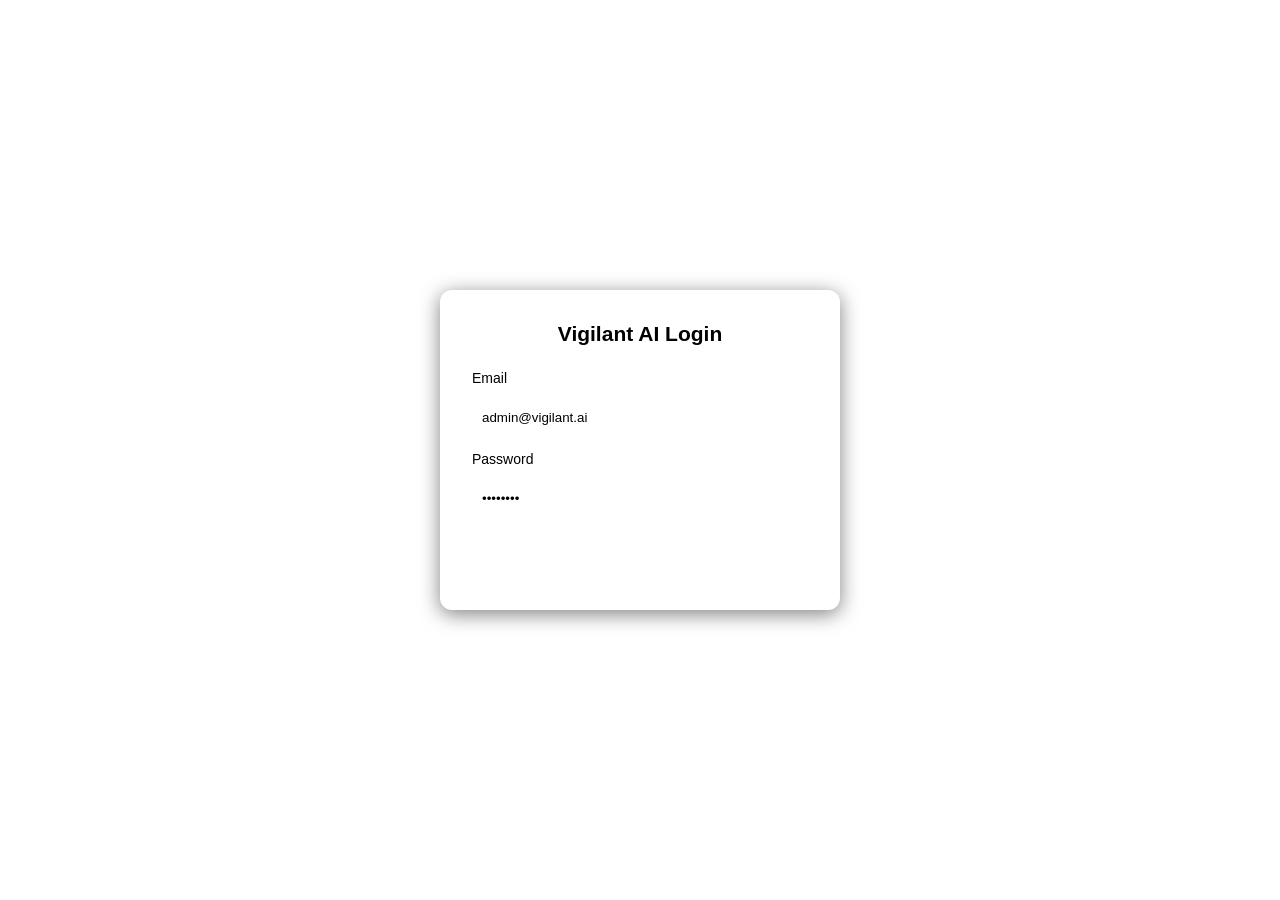
<file: services/frontend/app/static/login.html>
<!DOCTYPE html>
<html lang="en">
<head>
    <meta charset="UTF-8">
    <meta name="viewport" content="width=device-width, initial-scale=1.0">
    <title>Login - Vigilant AI</title>
    <link rel="stylesheet" href="./styles.css">
    <style>
        body {
            display: flex;
            justify-content: center;
            align-items: center;
            height: 100vh;
            background-color: var(--bg-body);
        }
        .login-card {
            background-color: var(--bg-surface);
            padding: 32px;
            border-radius: 12px;
            box-shadow: 0 4px 20px rgba(0,0,0,0.5);
            width: 100%;
            max-width: 400px;
            text-align: center;
        }
        .login-card h2 {
            margin-bottom: 24px;
            color: var(--text-primary);
        }
        .form-group {
            margin-bottom: 16px;
            text-align: left;
        }
        .form-group label {
            display: block;
            margin-bottom: 8px;
            color: var(--text-secondary);
        }
        .form-group input {
            width: 100%;
            padding: 10px;
            border: 1px solid var(--border-color);
            background-color: var(--bg-body);
            color: var(--text-primary);
            border-radius: 6px;
        }
        .error-msg {
            color: var(--danger-color);
            font-size: 0.875rem;
            margin-bottom: 16px;
            display: none;
        }
    </style>
</head>
<body>
    <div class="login-card">
        <h2>Vigilant AI Login</h2>
        <div id="errorMsg" class="error-msg">Invalid credentials</div>
        <form id="loginForm">
            <div class="form-group">
                <label>Email</label>
                <input type="email" id="email" required placeholder="admin@vigilant.ai" value="admin@vigilant.ai">
            </div>
            <div class="form-group">
                <label>Password</label>
                <input type="password" id="password" required placeholder="admin123" value="admin123">
            </div>
            <button type="submit" class="btn btn-primary" style="width: 100%; margin-top: 16px;">Login</button>
        </form>
    </div>

    <!-- Ensure api-client doesn't redirect us by defining a global or handling it -->
    <script src="./api-client.js"></script>
    <script>
        document.getElementById('loginForm').addEventListener('submit', async (e) => {
            e.preventDefault();
            const email = document.getElementById('email').value;
            const password = document.getElementById('password').value;
            const errorMsg = document.getElementById('errorMsg');
            
            try {
                errorMsg.style.display = 'none';
                await ApiClient.login(email, password);
                window.location.href = '/static/index.html';
            } catch (err) {
                errorMsg.innerText = err.message || "Login failed";
                errorMsg.style.display = 'block';
            }
        });
    </script>
</body>
</html>
</file>
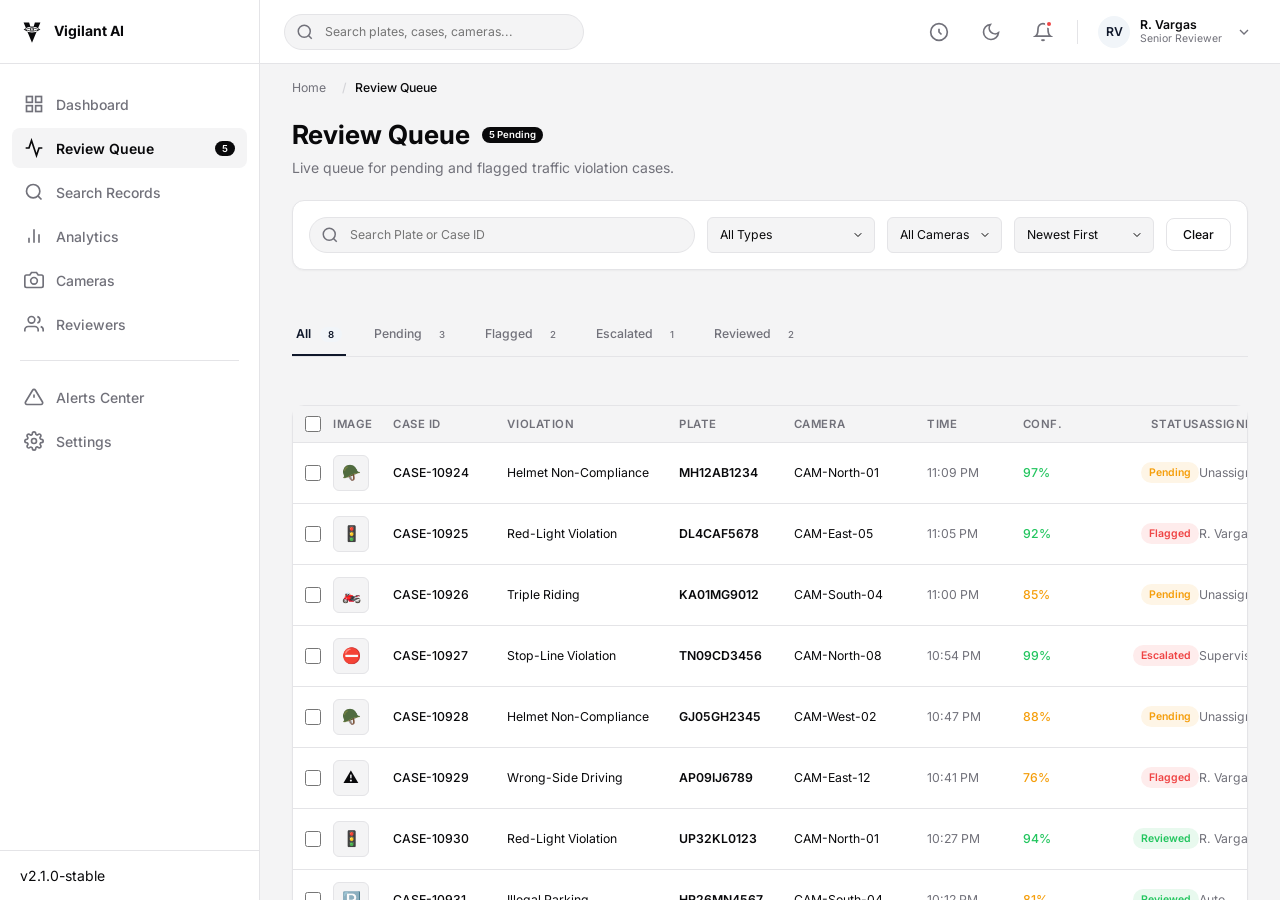
<file: services/frontend/app/static/review-queue.html>
<!DOCTYPE html>
<html lang="en" data-theme="light">
<head>
    <meta charset="UTF-8">
    <meta name="viewport" content="width=device-width, initial-scale=1.0, maximum-scale=1.0, user-scalable=no">
    <title>Vigilant AI</title>
    
    <!-- Fonts -->
    <link rel="preconnect" href="https://fonts.googleapis.com">
    <link rel="preconnect" href="https://fonts.gstatic.com" crossorigin>
    <link href="https://fonts.googleapis.com/css2?family=Inter:wght@400;500;600;700&display=swap" rel="stylesheet">
    
    <!-- Styles -->
    <link rel="stylesheet" href="./styles.css">
</head>
<body>
    <div class="app-layout">
        
        <!-- Mobile Sidebar Overlay -->
        <div class="sidebar-overlay" id="sidebarOverlay" aria-hidden="true"></div>

        <!-- Left Sidebar Navigation -->
        <aside class="sidebar" id="sidebar" aria-label="Main Navigation">
            <div class="sidebar-header">
                <div class="logo">
                    <svg width="24" height="24" viewBox="0 0 100 100" class="logo-icon" xmlns="http://www.w3.org/2000/svg">
  <path fill-rule="evenodd" clip-rule="evenodd" fill="currentColor" d="
    M 15 10 L 38 10 L 50 50 L 62 10 L 85 10 L 50 95 Z
    M 15 40 Q 50 15 85 40 Q 50 65 15 40 Z
    M 22 40 Q 50 22 78 40 Q 50 58 22 40 Z
    M 26 40 Q 50 28 74 40 Q 50 52 26 40 Z
    M 50 32 A 8 8 0 1 0 50 48 A 8 8 0 1 0 50 32 Z
    M 53 35 A 2 2 0 1 1 53 39 A 2 2 0 1 1 53 35 Z
  " />
</svg>
                    <div class="logo-text-group">
                        <span class="logo-text">Vigilant AI</span>

                    </div>
                </div>
                <button class="btn-icon mobile-close-btn" id="mobileCloseBtn" aria-label="Close sidebar">
                    <svg width="20" height="20" viewBox="0 0 24 24" fill="none" stroke="currentColor" stroke-width="2"><line x1="18" y1="6" x2="6" y2="18"></line><line x1="6" y1="6" x2="18" y2="18"></line></svg>
                </button>
            </div>
            <nav class="sidebar-nav">
                <ul>
                    <li>
                        <a href="./index.html" class="nav-item">
                            <svg class="nav-icon" viewBox="0 0 24 24" fill="none" stroke="currentColor" stroke-width="2"><rect x="3" y="3" width="7" height="7"></rect><rect x="14" y="3" width="7" height="7"></rect><rect x="14" y="14" width="7" height="7"></rect><rect x="3" y="14" width="7" height="7"></rect></svg>
                            <span class="nav-text">Dashboard</span>
                        </a>
                    </li>
                    <li>
                        <a href="./review-queue.html" class="nav-item active">
                            <svg class="nav-icon" viewBox="0 0 24 24" fill="none" stroke="currentColor" stroke-width="2"><polyline points="22 12 18 12 15 21 9 3 6 12 2 12"></polyline></svg>
                            <span class="nav-text">Review Queue</span>
                            <span class="badge" id="navQueueBadge" style="display:none;"></span>
                        </a>
                    </li>
                    <li>
                        <a href="./search-records.html" class="nav-item">
                            <svg class="nav-icon" viewBox="0 0 24 24" fill="none" stroke="currentColor" stroke-width="2"><circle cx="11" cy="11" r="8"></circle><line x1="21" y1="21" x2="16.65" y2="16.65"></line></svg>
                            <span class="nav-text">Search Records</span>
                        </a>
                    </li>
                    <li>
                        <a href="./analytics.html" class="nav-item">
                            <svg class="nav-icon" viewBox="0 0 24 24" fill="none" stroke="currentColor" stroke-width="2"><line x1="18" y1="20" x2="18" y2="10"></line><line x1="12" y1="20" x2="12" y2="4"></line><line x1="6" y1="20" x2="6" y2="14"></line></svg>
                            <span class="nav-text">Analytics</span>
                        </a>
                    </li>
                    <li>
                        <a href="./cameras.html" class="nav-item">
                            <svg class="nav-icon" viewBox="0 0 24 24" fill="none" stroke="currentColor" stroke-width="2"><path d="M23 19a2 2 0 0 1-2 2H3a2 2 0 0 1-2-2V8a2 2 0 0 1 2-2h4l2-3h6l2 3h4a2 2 0 0 1 2 2z"></path><circle cx="12" cy="13" r="4"></circle></svg>
                            <span class="nav-text">Cameras</span>
                        </a>
                    </li>
                    <li>
                        <a href="./reviewers.html" class="nav-item">
                            <svg class="nav-icon" viewBox="0 0 24 24" fill="none" stroke="currentColor" stroke-width="2"><path d="M17 21v-2a4 4 0 0 0-4-4H5a4 4 0 0 0-4 4v2"></path><circle cx="9" cy="7" r="4"></circle><path d="M23 21v-2a4 4 0 0 0-3-3.87"></path><path d="M16 3.13a4 4 0 0 1 0 7.75"></path></svg>
                            <span class="nav-text">Reviewers</span>
                        </a>
                    </li>
                </ul>
                
                <div class="nav-section-divider"></div>
                
                <ul>
                    <li>
                        <a href="./alerts.html" class="nav-item">
                            <svg class="nav-icon" viewBox="0 0 24 24" fill="none" stroke="currentColor" stroke-width="2"><path d="M10.29 3.86L1.82 18a2 2 0 0 0 1.71 3h16.94a2 2 0 0 0 1.71-3L13.71 3.86a2 2 0 0 0-3.42 0z"></path><line x1="12" y1="9" x2="12" y2="13"></line><line x1="12" y1="17" x2="12.01" y2="17"></line></svg>
                            <span class="nav-text">Alerts Center</span>
                        </a>
                    </li>

                    <li>
                        <a href="./settings.html" class="nav-item">
                            <svg class="nav-icon" viewBox="0 0 24 24" fill="none" stroke="currentColor" stroke-width="2"><circle cx="12" cy="12" r="3"></circle><path d="M19.4 15a1.65 1.65 0 0 0 .33 1.82l.06.06a2 2 0 0 1 0 2.83 2 2 0 0 1-2.83 0l-.06-.06a1.65 1.65 0 0 0-1.82-.33 1.65 1.65 0 0 0-1 1.51V21a2 2 0 0 1-2 2 2 2 0 0 1-2-2v-.09A1.65 1.65 0 0 0 9 19.4a1.65 1.65 0 0 0-1.82.33l-.06.06a2 2 0 0 1-2.83 0 2 2 0 0 1 0-2.83l.06-.06a1.65 1.65 0 0 0 .33-1.82 1.65 1.65 0 0 0-1.51-1H3a2 2 0 0 1-2-2 2 2 0 0 1 2-2h.09A1.65 1.65 0 0 0 4.6 9a1.65 1.65 0 0 0-.33-1.82l-.06-.06a2 2 0 0 1 0-2.83 2 2 0 0 1 2.83 0l.06.06a1.65 1.65 0 0 0 1.82.33H9a1.65 1.65 0 0 0 1-1.51V3a2 2 0 0 1 2-2 2 2 0 0 1 2 2v.09a1.65 1.65 0 0 0 1 1.51 1.65 1.65 0 0 0 1.82-.33l.06-.06a2 2 0 0 1 2.83 0 2 2 0 0 1 0 2.83l-.06.06a1.65 1.65 0 0 0-.33 1.82V9a1.65 1.65 0 0 0 1.51 1H21a2 2 0 0 1 2 2 2 2 0 0 1-2 2h-.09a1.65 1.65 0 0 0-1.51 1z"></path></svg>
                            <span class="nav-text">Settings</span>
                        </a>
                    </li>
                </ul>
            </nav>
            <div class="sidebar-footer">
                <span class="version">v2.1.0-stable</span>
            </div>
        </aside>

        <!-- Main Content Wrapper -->
        <div class="main-wrapper">
            
            <!-- Top Header -->
            <header class="top-header">
                <div class="header-left">
                    <button class="btn-icon sidebar-toggle" id="sidebarToggle" aria-label="Toggle sidebar">
                        <svg width="20" height="20" viewBox="0 0 24 24" fill="none" stroke="currentColor" stroke-width="2"><line x1="3" y1="12" x2="21" y2="12"></line><line x1="3" y1="6" x2="21" y2="6"></line><line x1="3" y1="18" x2="21" y2="18"></line></svg>
                    </button>
                    
                    <div class="search-container">
                        <svg class="search-icon" width="18" height="18" viewBox="0 0 24 24" fill="none" stroke="currentColor" stroke-width="2"><circle cx="11" cy="11" r="8"></circle><line x1="21" y1="21" x2="16.65" y2="16.65"></line></svg>
                        <input type="text" class="search-input" placeholder="Search plates, cases, cameras..." aria-label="Global search">
                        <div class="search-suggestions" id="globalSearchSuggestions" style="display: none;"></div>
                    </div>
                </div>
                
                <div class="header-right">
                    
                    
                    <!-- Utility / Additional Actions -->
                    <button class="btn-icon header-action" id="quickClockBtn" aria-label="Quick action 2">
                        <svg width="20" height="20" viewBox="0 0 24 24" fill="none" stroke="currentColor" stroke-width="2"><circle cx="12" cy="12" r="10"></circle><path d="M12 8v4l3 3"></path></svg>
                    </button>

                    <!-- Theme Toggle -->
                    <button class="btn-icon header-action" id="themeToggle" aria-label="Toggle dark mode">
                        <svg class="theme-icon-light" width="20" height="20" viewBox="0 0 24 24" fill="none" stroke="currentColor" stroke-width="2"><circle cx="12" cy="12" r="5"></circle><line x1="12" y1="1" x2="12" y2="3"></line><line x1="12" y1="21" x2="12" y2="23"></line><line x1="4.22" y1="4.22" x2="5.64" y2="5.64"></line><line x1="18.36" y1="18.36" x2="19.78" y2="19.78"></line><line x1="1" y1="12" x2="3" y2="12"></line><line x1="21" y1="12" x2="23" y2="12"></line><line x1="4.22" y1="19.78" x2="5.64" y2="18.36"></line><line x1="18.36" y1="5.64" x2="19.78" y2="4.22"></line></svg>
                        <svg class="theme-icon-dark" width="20" height="20" viewBox="0 0 24 24" fill="none" stroke="currentColor" stroke-width="2"><path d="M21 12.79A9 9 0 1 1 11.21 3 7 7 0 0 0 21 12.79z"></path></svg>
                    </button>
                    
                    <!-- Notification Bell -->
                    <div class="dropdown-container">
                        <button class="btn-icon header-action" aria-label="Notifications" id="notificationBtn" aria-expanded="false" aria-haspopup="true">
                            <svg width="20" height="20" viewBox="0 0 24 24" fill="none" stroke="currentColor" stroke-width="2"><path d="M18 8A6 6 0 0 0 6 8c0 7-3 9-3 9h18s-3-2-3-9"></path><path d="M13.73 21a2 2 0 0 1-3.46 0"></path></svg>
                            <span class="notification-indicator"></span>
                        </button>
                        <!-- Rich Notification Panel Placeholder -->
                        <div class="dropdown-menu notification-menu" id="notificationDropdown">
                            <div class="notification-header">
                                <div class="notification-header-top">
                                    <span class="notification-title">Alerts & Notifications</span>
                                </div>
                            </div>
                        </div>
                    </div>
                    
                    <div class="header-divider"></div>
                    
                    <!-- User Profile -->
                    <div class="dropdown-container">
                        <button class="user-profile-btn" id="userProfileBtn" aria-expanded="false" aria-haspopup="true">
                            <div class="avatar">
                                <span class="avatar-text">RV</span>
                            </div>
                            <div class="user-details">
                                <span class="user-name">R. Vargas</span>
                                <span class="user-role">Senior Reviewer</span>
                            </div>
                            <svg class="chevron" width="16" height="16" viewBox="0 0 24 24" fill="none" stroke="currentColor" stroke-width="2"><polyline points="6 9 12 15 18 9"></polyline></svg>
                        </button>
                        <!-- User Menu Placeholder -->
                        <div class="dropdown-menu user-menu" id="userDropdown">
                            <a href="#" class="dropdown-item">My Profile</a>
                            <a href="#" class="dropdown-item text-danger">Sign Out</a>
                        </div>
                    </div>
                </div>
            </header>

            <!-- Main Scrollable Region -->
            <div class="scroll-region">
                
                <!-- Breadcrumbs Row -->
                <div class="breadcrumbs-row">
                    <nav aria-label="breadcrumb">
                        <ol class="breadcrumbs">
                            <li class="breadcrumb-item"><a href="./index.html">Home</a></li>
                            <li class="breadcrumb-item active" aria-current="page">Review Queue</li>
                        </ol>
                    </nav>
                </div>

                <!-- Main Content Area -->
                <main class="main-content" id="queueMainArea">
                    
                    <!-- Page Title Area -->
                    <div class="page-title-area">
                        <div class="page-title-content">
                            <h1 class="page-title" style="display: flex; align-items: center; gap: 12px;">
                                Review Queue
                                <span class="badge" id="headerQueueBadge">0 Pending</span>
                            </h1>
                            <p class="page-subtitle">Live queue for pending and flagged traffic violation cases.</p>
                        </div>
                    </div>

                    <!-- Top Action and Filter Area -->
                    <div class="card filter-toolbar">
                        <div class="filter-row">
                            <div class="filter-group flex-1">
                                <div class="search-container" style="width: 100%;">
                                    <svg class="search-icon" width="18" height="18" viewBox="0 0 24 24" fill="none" stroke="currentColor" stroke-width="2"><circle cx="11" cy="11" r="8"></circle><line x1="21" y1="21" x2="16.65" y2="16.65"></line></svg>
                                    <input type="text" id="filterSearch" class="search-input" placeholder="Search Plate or Case ID">
                                </div>
                            </div>
                            <div class="filter-group">
                                <select id="filterType" class="form-select">
                                    <option value="">All Types</option>
                                    <option value="Helmet Non-Compliance">Helmet Non-Compliance</option>
                                    <option value="Red-Light Violation">Red-Light Violation</option>
                                    <option value="Triple Riding">Triple Riding</option>
                                    <option value="Stop-Line Violation">Stop-Line Violation</option>
                                    <option value="Wrong-Side Driving">Wrong-Side Driving</option>
                                    <option value="Illegal Parking">Illegal Parking</option>
                                </select>
                            </div>
                            <div class="filter-group">
                                <select id="filterCamera" class="form-select">
                                    <option value="">All Cameras</option>
                                    <option value="CAM-North-01">CAM-North-01</option>
                                    <option value="CAM-North-08">CAM-North-08</option>
                                    <option value="CAM-East-05">CAM-East-05</option>
                                    <option value="CAM-East-12">CAM-East-12</option>
                                    <option value="CAM-South-04">CAM-South-04</option>
                                    <option value="CAM-West-02">CAM-West-02</option>
                                </select>
                            </div>
                            <div class="filter-group">
                                <select id="filterSort" class="form-select">
                                    <option value="time-desc">Newest First</option>
                                    <option value="time-asc">Oldest First</option>
                                    <option value="conf-desc">Highest Confidence</option>
                                    <option value="conf-asc">Lowest Confidence</option>
                                </select>
                            </div>
                            <div class="filter-actions">
                                <button id="clearFiltersBtn" class="btn btn-secondary">Clear</button>
                            </div>
                        </div>
                    </div>

                    <!-- Status Tabs -->
                    <div class="tabs-row" id="statusTabs">
                        <button class="tab-item active" data-tab="All">All <span class="tab-count" id="countAll">0</span></button>
                        <button class="tab-item" data-tab="Pending">Pending <span class="tab-count" id="countPending">0</span></button>
                        <button class="tab-item" data-tab="Flagged">Flagged <span class="tab-count" id="countFlagged">0</span></button>
                        <button class="tab-item" data-tab="Escalated">Escalated <span class="tab-count" id="countEscalated">0</span></button>
                        <button class="tab-item" data-tab="Reviewed">Reviewed <span class="tab-count" id="countReviewed">0</span></button>
                    </div>

                    <!-- Queue Area -->
                    <div class="card queue-card" style="position: relative; min-height: 400px;">
                        
                        <!-- Bulk Action Bar -->
                        <div class="bulk-action-bar" id="bulkActionBar">
                            <span class="bulk-count" id="bulkCountDisplay">0 selected</span>
                            <div class="bulk-actions">
                                <button class="btn btn-primary btn-sm" id="bulkAssignBtn">Assign Reviewer</button>
                                <button class="btn btn-secondary btn-sm" id="bulkEscalateBtn">Escalate</button>
                                <button class="btn btn-secondary btn-sm" id="bulkReviewedBtn">Mark Reviewed</button>
                            </div>
                        </div>

                        <div class="card-body" style="padding: 0;">
                            
                            <!-- Desktop/Tablet Table -->
                            <div class="queue-table-container">
                                <div class="queue-row header">
                                    <div class="col-check">
                                        <input type="checkbox" id="selectAllCb" class="form-checkbox">
                                    </div>
                                    <div class="col-thumb">Image</div>
                                    <div class="col-id">Case ID</div>
                                    <div class="col-type">Violation</div>
                                    <div class="col-plate">Plate</div>
                                    <div class="col-cam">Camera</div>
                                    <div class="col-time">Time</div>
                                    <div class="col-score">Conf.</div>
                                    <div class="col-status">Status</div>
                                    <div class="col-assign">Assignee</div>
                                    <div class="col-actions text-right">Actions</div>
                                </div>
                                <div id="queueTableBody">
                                    <!-- Populated by JS -->
                                </div>
                            </div>

                            <!-- Mobile Stacked Cards -->
                            <div class="queue-mobile-container" id="queueMobileBody">
                                <!-- Populated by JS -->
                            </div>

                            <!-- Empty / Loading States -->
                            <div class="state-container" id="queueEmptyState" style="display: none;">
                                <div class="state-icon">📋</div>
                                <h3>No cases found</h3>
                                <p>Try adjusting your filters or search term.</p>
                                <button class="btn btn-secondary mt-2" onclick="document.getElementById('clearFiltersBtn').click()">Clear Filters</button>
                            </div>
                            
                            <div class="state-container" id="queueLoadingState" style="display: none;">
                                <div class="loader-spinner"></div>
                                <p>Loading queue...</p>
                            </div>

                        </div>
                    </div>

                </main>
            </div>
        </div>
    </div>

    <!-- Scripts -->
    <script src="./app.js"></script>
    <script src="./mock-review-queue.js"></script>
</body>
</html>
</file>
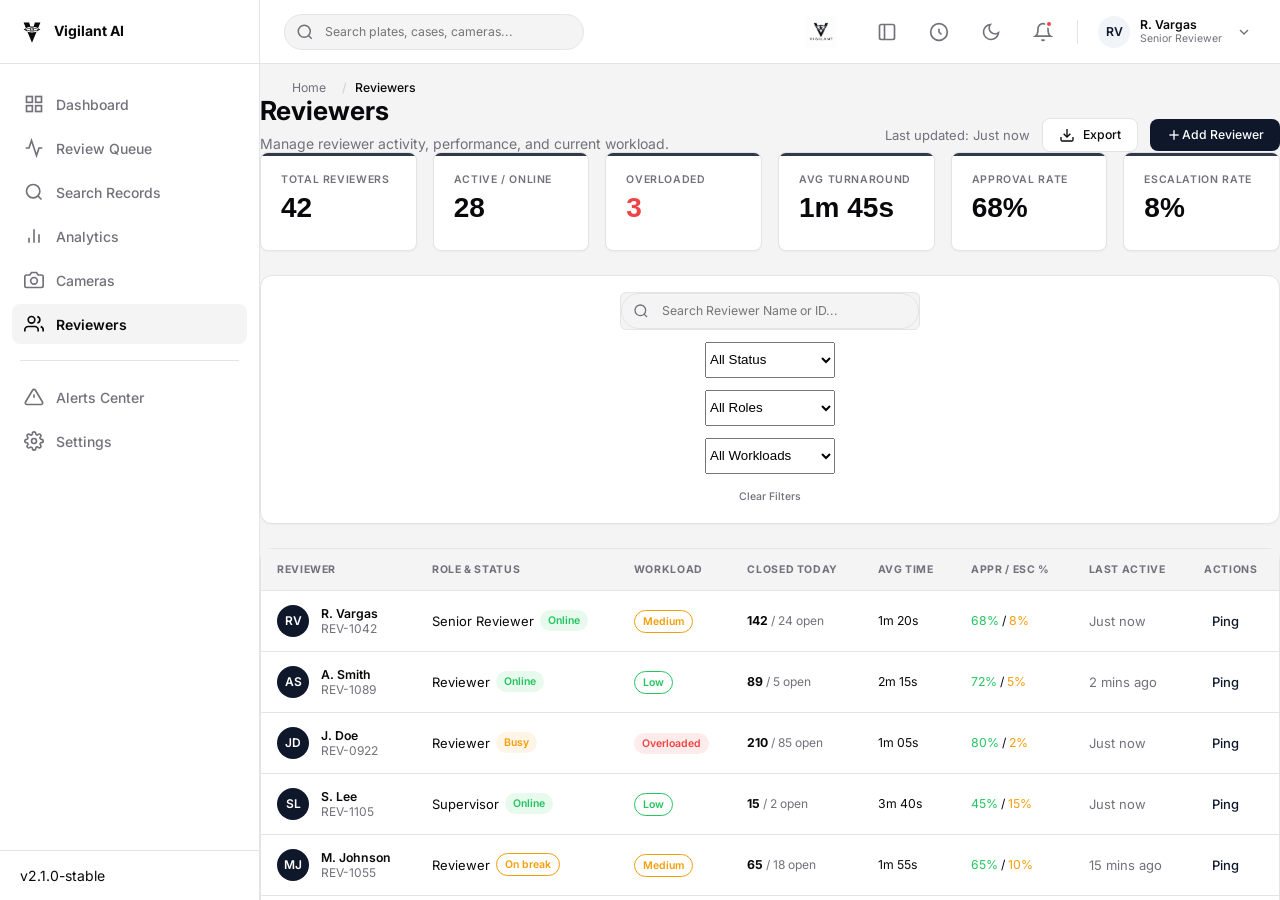
<file: services/frontend/app/static/reviewers.html>
<!DOCTYPE html>
<html lang="en" data-theme="light">
<head>
    <meta charset="UTF-8">
    <meta name="viewport" content="width=device-width, initial-scale=1.0, maximum-scale=1.0, user-scalable=no">
    <title>Vigilant AI</title>
    
    <!-- Fonts -->
    <link rel="preconnect" href="https://fonts.googleapis.com">
    <link rel="preconnect" href="https://fonts.gstatic.com" crossorigin>
    <link href="https://fonts.googleapis.com/css2?family=Inter:wght@400;500;600;700&display=swap" rel="stylesheet">
    
    <!-- Styles -->
    <link rel="stylesheet" href="./styles.css">
</head>
<body>
    <div class="app-layout">
        
        <!-- Mobile Sidebar Overlay -->
        <div class="sidebar-overlay" id="sidebarOverlay" aria-hidden="true"></div>

        <!-- Left Sidebar Navigation -->
        <aside class="sidebar" id="sidebar" aria-label="Main Navigation">
            <div class="sidebar-header">
                <div class="logo">
                    <svg width="24" height="24" viewBox="0 0 100 100" class="logo-icon" xmlns="http://www.w3.org/2000/svg">
  <path fill-rule="evenodd" clip-rule="evenodd" fill="currentColor" d="
    M 15 10 L 38 10 L 50 50 L 62 10 L 85 10 L 50 95 Z
    M 15 40 Q 50 15 85 40 Q 50 65 15 40 Z
    M 22 40 Q 50 22 78 40 Q 50 58 22 40 Z
    M 26 40 Q 50 28 74 40 Q 50 52 26 40 Z
    M 50 32 A 8 8 0 1 0 50 48 A 8 8 0 1 0 50 32 Z
    M 53 35 A 2 2 0 1 1 53 39 A 2 2 0 1 1 53 35 Z
  " />
</svg>
                    <div class="logo-text-group">
                        <span class="logo-text">Vigilant AI</span>

                    </div>
                </div>
                <button class="btn-icon mobile-close-btn" id="mobileCloseBtn" aria-label="Close sidebar">
                    <svg width="20" height="20" viewBox="0 0 24 24" fill="none" stroke="currentColor" stroke-width="2"><line x1="18" y1="6" x2="6" y2="18"></line><line x1="6" y1="6" x2="18" y2="18"></line></svg>
                </button>
            </div>
            <nav class="sidebar-nav">
                <ul>
                    <li>
                        <a href="./index.html" class="nav-item">
                            <svg class="nav-icon" viewBox="0 0 24 24" fill="none" stroke="currentColor" stroke-width="2"><rect x="3" y="3" width="7" height="7"></rect><rect x="14" y="3" width="7" height="7"></rect><rect x="14" y="14" width="7" height="7"></rect><rect x="3" y="14" width="7" height="7"></rect></svg>
                            <span class="nav-text">Dashboard</span>
                        </a>
                    </li>
                    <li>
                        <a href="./review-queue.html" class="nav-item">
                            <svg class="nav-icon" viewBox="0 0 24 24" fill="none" stroke="currentColor" stroke-width="2"><polyline points="22 12 18 12 15 21 9 3 6 12 2 12"></polyline></svg>
                            <span class="nav-text">Review Queue</span>

                        </a>
                    </li>
                    <li>
                        <a href="./search-records.html" class="nav-item">
                            <svg class="nav-icon" viewBox="0 0 24 24" fill="none" stroke="currentColor" stroke-width="2"><circle cx="11" cy="11" r="8"></circle><line x1="21" y1="21" x2="16.65" y2="16.65"></line></svg>
                            <span class="nav-text">Search Records</span>
                        </a>
                    </li>
                    <li>
                        <a href="./analytics.html" class="nav-item">
                            <svg class="nav-icon" viewBox="0 0 24 24" fill="none" stroke="currentColor" stroke-width="2"><line x1="18" y1="20" x2="18" y2="10"></line><line x1="12" y1="20" x2="12" y2="4"></line><line x1="6" y1="20" x2="6" y2="14"></line></svg>
                            <span class="nav-text">Analytics</span>
                        </a>
                    </li>
                    <li>
                        <a href="./cameras.html" class="nav-item">
                            <svg class="nav-icon" viewBox="0 0 24 24" fill="none" stroke="currentColor" stroke-width="2"><path d="M23 19a2 2 0 0 1-2 2H3a2 2 0 0 1-2-2V8a2 2 0 0 1 2-2h4l2-3h6l2 3h4a2 2 0 0 1 2 2z"></path><circle cx="12" cy="13" r="4"></circle></svg>
                            <span class="nav-text">Cameras</span>
                        </a>
                    </li>
                    <li>
                        <a href="./reviewers.html" class="nav-item active">
                            <svg class="nav-icon" viewBox="0 0 24 24" fill="none" stroke="currentColor" stroke-width="2"><path d="M17 21v-2a4 4 0 0 0-4-4H5a4 4 0 0 0-4 4v2"></path><circle cx="9" cy="7" r="4"></circle><path d="M23 21v-2a4 4 0 0 0-3-3.87"></path><path d="M16 3.13a4 4 0 0 1 0 7.75"></path></svg>
                            <span class="nav-text">Reviewers</span>
                        </a>
                    </li>
                </ul>
                
                <div class="nav-section-divider"></div>
                
                <ul>
                    <li>
                        <a href="./alerts.html" class="nav-item">
                            <svg class="nav-icon" viewBox="0 0 24 24" fill="none" stroke="currentColor" stroke-width="2"><path d="M10.29 3.86L1.82 18a2 2 0 0 0 1.71 3h16.94a2 2 0 0 0 1.71-3L13.71 3.86a2 2 0 0 0-3.42 0z"></path><line x1="12" y1="9" x2="12" y2="13"></line><line x1="12" y1="17" x2="12.01" y2="17"></line></svg>
                            <span class="nav-text">Alerts Center</span>
                        </a>
                    </li>

                    <li>
                        <a href="./settings.html" class="nav-item">
                            <svg class="nav-icon" viewBox="0 0 24 24" fill="none" stroke="currentColor" stroke-width="2"><circle cx="12" cy="12" r="3"></circle><path d="M19.4 15a1.65 1.65 0 0 0 .33 1.82l.06.06a2 2 0 0 1 0 2.83 2 2 0 0 1-2.83 0l-.06-.06a1.65 1.65 0 0 0-1.82-.33 1.65 1.65 0 0 0-1 1.51V21a2 2 0 0 1-2 2 2 2 0 0 1-2-2v-.09A1.65 1.65 0 0 0 9 19.4a1.65 1.65 0 0 0-1.82.33l-.06.06a2 2 0 0 1-2.83 0 2 2 0 0 1 0-2.83l.06-.06a1.65 1.65 0 0 0 .33-1.82 1.65 1.65 0 0 0-1.51-1H3a2 2 0 0 1-2-2 2 2 0 0 1 2-2h.09A1.65 1.65 0 0 0 4.6 9a1.65 1.65 0 0 0-.33-1.82l-.06-.06a2 2 0 0 1 0-2.83 2 2 0 0 1 2.83 0l.06.06a1.65 1.65 0 0 0 1.82.33H9a1.65 1.65 0 0 0 1-1.51V3a2 2 0 0 1 2-2 2 2 0 0 1 2 2v.09a1.65 1.65 0 0 0 1 1.51 1.65 1.65 0 0 0 1.82-.33l.06-.06a2 2 0 0 1 2.83 0 2 2 0 0 1 0 2.83l-.06.06a1.65 1.65 0 0 0-.33 1.82V9a1.65 1.65 0 0 0 1.51 1H21a2 2 0 0 1 2 2 2 2 0 0 1-2 2h-.09a1.65 1.65 0 0 0-1.51 1z"></path></svg>
                            <span class="nav-text">Settings</span>
                        </a>
                    </li>
                </ul>
            </nav>
            <div class="sidebar-footer">
                <span class="version">v2.1.0-stable</span>
            </div>
        </aside>

        <!-- Main Content Wrapper -->
        <div class="main-wrapper">
            
            <!-- Top Header -->
            <header class="top-header">
                <div class="header-left">
                    <button class="btn-icon sidebar-toggle" id="sidebarToggle" aria-label="Toggle sidebar">
                        <svg width="20" height="20" viewBox="0 0 24 24" fill="none" stroke="currentColor" stroke-width="2"><line x1="3" y1="12" x2="21" y2="12"></line><line x1="3" y1="6" x2="21" y2="6"></line><line x1="3" y1="18" x2="21" y2="18"></line></svg>
                    </button>
                    
                    <div class="search-container">
                        <svg class="search-icon" width="18" height="18" viewBox="0 0 24 24" fill="none" stroke="currentColor" stroke-width="2"><circle cx="11" cy="11" r="8"></circle><line x1="21" y1="21" x2="16.65" y2="16.65"></line></svg>
                        <input type="text" class="search-input" placeholder="Search plates, cases, cameras..." aria-label="Global search">
                        <div class="search-suggestions" id="globalSearchSuggestions" style="display: none;"></div>
                    </div>
                </div>
                
                <div class="header-right">
                    <img src="./img/logo.png" alt="Vigilant AI" style="height: 32px; margin-right: 16px;">
                    
                    <!-- Utility / Additional Actions -->
                    <button class="btn-icon header-action" aria-label="Quick action 1">
                        <svg width="20" height="20" viewBox="0 0 24 24" fill="none" stroke="currentColor" stroke-width="2"><rect x="3" y="3" width="18" height="18" rx="2" ry="2"></rect><line x1="9" y1="3" x2="9" y2="21"></line></svg>
                    </button>
                    <button class="btn-icon header-action" aria-label="Quick action 2">
                        <svg width="20" height="20" viewBox="0 0 24 24" fill="none" stroke="currentColor" stroke-width="2"><circle cx="12" cy="12" r="10"></circle><path d="M12 8v4l3 3"></path></svg>
                    </button>

                    <!-- Theme Toggle -->
                    <button class="btn-icon header-action" id="themeToggle" aria-label="Toggle dark mode">
                        <svg class="theme-icon-light" width="20" height="20" viewBox="0 0 24 24" fill="none" stroke="currentColor" stroke-width="2"><circle cx="12" cy="12" r="5"></circle><line x1="12" y1="1" x2="12" y2="3"></line><line x1="12" y1="21" x2="12" y2="23"></line><line x1="4.22" y1="4.22" x2="5.64" y2="5.64"></line><line x1="18.36" y1="18.36" x2="19.78" y2="19.78"></line><line x1="1" y1="12" x2="3" y2="12"></line><line x1="21" y1="12" x2="23" y2="12"></line><line x1="4.22" y1="19.78" x2="5.64" y2="18.36"></line><line x1="18.36" y1="5.64" x2="19.78" y2="4.22"></line></svg>
                        <svg class="theme-icon-dark" width="20" height="20" viewBox="0 0 24 24" fill="none" stroke="currentColor" stroke-width="2"><path d="M21 12.79A9 9 0 1 1 11.21 3 7 7 0 0 0 21 12.79z"></path></svg>
                    </button>
                    
                    <!-- Notification Bell -->
                    <div class="dropdown-container">
                        <button class="btn-icon header-action" aria-label="Notifications" id="notificationBtn" aria-expanded="false" aria-haspopup="true">
                            <svg width="20" height="20" viewBox="0 0 24 24" fill="none" stroke="currentColor" stroke-width="2"><path d="M18 8A6 6 0 0 0 6 8c0 7-3 9-3 9h18s-3-2-3-9"></path><path d="M13.73 21a2 2 0 0 1-3.46 0"></path></svg>
                            <span class="notification-indicator"></span>
                        </button>
                        <!-- Rich Notification Panel -->
                        <div class="dropdown-menu notification-menu" id="notificationDropdown">
                            <div class="notification-header">
                                <div class="notification-header-top">
                                    <span class="notification-title">Alerts & Notifications</span>
                                    <button class="btn-text btn-mark-read">Mark all as read</button>
                                </div>
                                <div class="notification-filters">
                                    <button class="filter-chip active">All</button>
                                    <button class="filter-chip">System</button>
                                    <button class="filter-chip">Review</button>
                                    <button class="filter-chip">Camera</button>
                                    <button class="filter-chip">Escalation</button>
                                </div>
                            </div>
                            
                            <div class="notification-body scroll-region">
                                <!-- Mixed alerts state: Unread / High Severity -->
                                <div class="notification-item unread severity-high category-escalation">
                                    <div class="notification-icon">
                                        <svg width="18" height="18" viewBox="0 0 24 24" fill="none" stroke="currentColor" stroke-width="2"><path d="M10.29 3.86L1.82 18a2 2 0 0 0 1.71 3h16.94a2 2 0 0 0 1.71-3L13.71 3.86a2 2 0 0 0-3.42 0z"></path><line x1="12" y1="9" x2="12" y2="13"></line><line x1="12" y1="17" x2="12.01" y2="17"></line></svg>
                                    </div>
                                    <div class="notification-content">
                                        <div class="notification-meta">
                                            <span class="notification-category">Escalation</span>
                                            <span class="notification-time">2 mins ago</span>
                                        </div>
                                        <p class="notification-text">Heavy vehicle collision detected at Camera NC-12. Immediate manual review required.</p>
                                        <div class="notification-actions">
                                            <button class="btn-link">View Case</button>
                                            <button class="btn-link">Dispatch Unit</button>
                                        </div>
                                    </div>
                                    <div class="unread-dot"></div>
                                </div>

                                <!-- Unread / Info Severity -->
                                <div class="notification-item unread severity-info category-review">
                                    <div class="notification-icon">
                                        <svg width="18" height="18" viewBox="0 0 24 24" fill="none" stroke="currentColor" stroke-width="2"><circle cx="12" cy="12" r="10"></circle><polyline points="12 16 16 12 12 8"></polyline><line x1="8" y1="12" x2="16" y2="12"></line></svg>
                                    </div>
                                    <div class="notification-content">
                                        <div class="notification-meta">
                                            <span class="notification-category">Review</span>
                                            <span class="notification-time">15 mins ago</span>
                                        </div>
                                        <p class="notification-text">Batch #992 of 50 red-light violations is ready for secondary approval.</p>
                                        <div class="notification-actions">
                                            <button class="btn-link">Start Review</button>
                                        </div>
                                    </div>
                                    <div class="unread-dot"></div>
                                </div>

                                <!-- Read / Very Long Message Test -->
                                <div class="notification-item severity-warning category-camera">
                                    <div class="notification-icon">
                                        <svg width="18" height="18" viewBox="0 0 24 24" fill="none" stroke="currentColor" stroke-width="2"><path d="M23 19a2 2 0 0 1-2 2H3a2 2 0 0 1-2-2V8a2 2 0 0 1 2-2h4l2-3h6l2 3h4a2 2 0 0 1 2 2z"></path><circle cx="12" cy="13" r="4"></circle></svg>
                                    </div>
                                    <div class="notification-content">
                                        <div class="notification-meta">
                                            <span class="notification-category">Camera</span>
                                            <span class="notification-time">1 hour ago</span>
                                        </div>
                                        <p class="notification-text">Connection degraded to Node 4. This is a purposely very long system alert message to verify that long unbroken strings of text wrap elegantly within the panel bounds without causing horizontal scrolling, obscuring the timestamp, or breaking the flex layout of the dropdown container on smaller screens.</p>
                                        <div class="notification-actions">
                                            <button class="btn-link">Check Diagnostics</button>
                                        </div>
                                    </div>
                                </div>

                                <!-- Empty state placeholder (hidden for mixed state test) -->
                                <div class="notification-empty" style="display: none;">
                                    <div class="empty-icon">🔔</div>
                                    <p style="font-weight: 500; color: var(--color-text-main);">You're all caught up!</p>
                                    <span>No new alerts to show.</span>
                                </div>
                            </div>
                            
                            <div class="dropdown-footer notification-footer">
                                <a href="./alerts.html" class="btn-link" style="display:inline-block; width:100%; text-align:center;">View All History</a>
                            </div>
                        </div>
                    </div>
                    
                    <div class="header-divider"></div>
                    
                    <!-- User Profile -->
                    <div class="dropdown-container">
                        <button class="user-profile-btn" id="userProfileBtn" aria-expanded="false" aria-haspopup="true">
                            <div class="avatar">
                                <span class="avatar-text">RV</span>
                            </div>
                            <div class="user-details">
                                <span class="user-name">R. Vargas</span>
                                <span class="user-role">Senior Reviewer</span>
                            </div>
                            <svg class="chevron" width="16" height="16" viewBox="0 0 24 24" fill="none" stroke="currentColor" stroke-width="2"><polyline points="6 9 12 15 18 9"></polyline></svg>
                        </button>
                        <!-- User Menu Placeholder -->
                        <div class="dropdown-menu user-menu" id="userDropdown">
                            <a href="#" class="dropdown-item">My Profile</a>
                            <a href="#" class="dropdown-item">Preferences</a>
                            <div class="dropdown-divider"></div>
                            <a href="#" class="dropdown-item text-danger">Sign Out</a>
                        </div>
                    </div>
                </div>
            </header>

            <!-- Main Scrollable Region -->
            <div class="scroll-region">
                
                <!-- Breadcrumbs Row -->
                <div class="breadcrumbs-row">
                    <nav aria-label="breadcrumb">
                        <ol class="breadcrumbs">
                            <li class="breadcrumb-item"><a href="./index.html">Home</a></li>
                            <li class="breadcrumb-item active" aria-current="page">Reviewers</li>
                        </ol>
                    </nav>
                </div>

                <!-- Main Content Area -->
                    <!-- Page Title Area -->
                    <div class="page-title-area" style="display: flex; justify-content: space-between; align-items: flex-end; flex-wrap: wrap; gap: 16px;">
                        <div class="page-title-content">
                            <h1 class="page-title">Reviewers</h1>
                            <p class="page-subtitle">Manage reviewer activity, performance, and current workload.</p>
                        </div>
                        <div class="page-title-actions" style="display: flex; gap: 12px; align-items: center;">
                            <span style="font-size: 13px; color: var(--color-text-muted);">Last updated: Just now</span>
                            <button class="btn btn-secondary">
                                <svg width="16" height="16" viewBox="0 0 24 24" fill="none" stroke="currentColor" stroke-width="2"><path d="M21 15v4a2 2 0 0 1-2 2H5a2 2 0 0 1-2-2v-4"></path><polyline points="7 10 12 15 17 10"></polyline><line x1="12" y1="15" x2="12" y2="3"></line></svg>
                                Export
                            </button>
                            <button class="btn btn-primary">
                                <svg width="16" height="16" viewBox="0 0 24 24" fill="none" stroke="currentColor" stroke-width="2"><line x1="12" y1="5" x2="12" y2="19"></line><line x1="5" y1="12" x2="19" y2="12"></line></svg>
                                Add Reviewer
                            </button>
                        </div>
                    </div>

                    <!-- Top KPI Summary Row -->
                    <div class="kpi-grid" style="display: grid; grid-template-columns: repeat(auto-fit, minmax(150px, 1fr)); gap: 16px; margin-bottom: 24px;">
                        <div class="card kpi-card">
                            <div class="kpi-label">Total Reviewers</div>
                            <div class="kpi-value">42</div>
                        </div>
                        <div class="card kpi-card">
                            <div class="kpi-label">Active / Online</div>
                            <div class="kpi-value text-success">28</div>
                        </div>
                        <div class="card kpi-card">
                            <div class="kpi-label">Overloaded</div>
                            <div class="kpi-value text-danger">3</div>
                        </div>
                        <div class="card kpi-card">
                            <div class="kpi-label">Avg Turnaround</div>
                            <div class="kpi-value">1m 45s</div>
                        </div>
                        <div class="card kpi-card">
                            <div class="kpi-label">Approval Rate</div>
                            <div class="kpi-value text-success">68%</div>
                        </div>
                        <div class="card kpi-card">
                            <div class="kpi-label">Escalation Rate</div>
                            <div class="kpi-value text-warning">8%</div>
                        </div>
                    </div>

                    <!-- Filters & Search Area -->
                    <div class="filter-toolbar card" style="padding: 16px; margin-bottom: 24px; display: flex; gap: 12px; align-items: center; flex-wrap: wrap;">
                        <div class="search-container" style="flex: 1; min-width: 250px; border: 1px solid var(--color-border); background: var(--color-bg-base); border-radius: 6px;">
                            <svg class="search-icon" width="16" height="16" viewBox="0 0 24 24" fill="none" stroke="currentColor" stroke-width="2"><circle cx="11" cy="11" r="8"></circle><line x1="21" y1="21" x2="16.65" y2="16.65"></line></svg>
                            <input type="text" id="revSearch" class="search-input" placeholder="Search Reviewer Name or ID..." style="background: transparent;">
                        </div>
                        <select class="input-field" id="filterStatus" style="width: 130px; height: 36px; max-width: 100%;">
                            <option value="all">All Status</option>
                            <option value="Online">Online</option>
                            <option value="Busy">Busy</option>
                            <option value="Offline">Offline</option>
                            <option value="On break">On break</option>
                        </select>
                        <select class="input-field" id="filterRole" style="width: 130px; height: 36px; max-width: 100%;">
                            <option value="all">All Roles</option>
                            <option value="Reviewer">Reviewer</option>
                            <option value="Senior Reviewer">Senior</option>
                            <option value="Supervisor">Supervisor</option>
                        </select>
                        <select class="input-field" id="filterWorkload" style="width: 130px; height: 36px; max-width: 100%;">
                            <option value="all">All Workloads</option>
                            <option value="Low">Low</option>
                            <option value="Medium">Medium</option>
                            <option value="High">High</option>
                            <option value="Overloaded">Overloaded</option>
                        </select>
                        <button class="btn-text" id="clearRevFiltersBtn" style="color: var(--color-text-muted);">Clear Filters</button>
                    </div>

                    <!-- Layout Container for Table & Detail Panel -->
                    <div class="reviewers-layout" id="reviewersLayout">
                        
                        <!-- Left Side: Data Table / List -->
                        <div class="reviewers-list-container card">
                            <!-- Desktop Table -->
                            <div class="table-responsive hidden-mobile">
                                <table class="data-table" id="reviewersTable">
                                    <thead>
                                        <tr>
                                            <th>Reviewer</th>
                                            <th>Role & Status</th>
                                            <th>Workload</th>
                                            <th>Closed Today</th>
                                            <th>Avg Time</th>
                                            <th>Appr / Esc %</th>
                                            <th>Last Active</th>
                                            <th>Actions</th>
                                        </tr>
                                    </thead>
                                    <tbody id="reviewersTableBody">
                                        <!-- Mock data injected here -->
                                    </tbody>
                                </table>
                            </div>
                            <!-- Mobile Cards -->
                            <div class="mobile-cards-container visible-mobile" id="revMobileCardsContainer">
                                <!-- Mock cards injected here -->
                            </div>
                        </div>

                        <!-- Right Side: Slide-out Detail Panel -->
                        <div class="reviewer-detail-panel card" id="reviewerDetailPanel">
                            <!-- Header -->
                            <div class="detail-header" style="padding: 20px; border-bottom: 1px solid var(--color-border); display: flex; justify-content: space-between; align-items: flex-start;">
                                <div style="display: flex; gap: 12px; align-items: center;">
                                    <div class="avatar" style="width: 48px; height: 48px; background: var(--color-primary); color: white; display: flex; align-items: center; justify-content: center; border-radius: 50%; font-weight: 600; font-size: 16px;" id="detRevInitials">RV</div>
                                    <div>
                                        <h2 style="margin: 0; font-size: 18px; font-weight: 600; font-family: 'Outfit', sans-serif;" id="detRevName">R. Vargas</h2>
                                        <p style="margin: 4px 0 0 0; font-size: 13px; color: var(--color-text-muted);" id="detRevId">REV-1042 • Senior Reviewer</p>
                                    </div>
                                </div>
                                <button class="btn-icon" id="closeRevDetailBtn">
                                    <svg width="20" height="20" viewBox="0 0 24 24" fill="none" stroke="currentColor" stroke-width="2"><line x1="18" y1="6" x2="6" y2="18"></line><line x1="6" y1="6" x2="18" y2="18"></line></svg>
                                </button>
                            </div>

                            <!-- Body -->
                            <div class="detail-body scroll-region" style="padding: 20px;">
                                
                                <div class="detail-section" style="margin-bottom: 24px;">
                                    <h3 style="font-size: 13px; text-transform: uppercase; letter-spacing: 1px; color: var(--color-text-muted); margin: 0 0 12px 0;">Current State</h3>
                                    <div style="display: flex; gap: 8px; margin-bottom: 12px;" id="detRevChips">
                                        <!-- Injected -->
                                    </div>
                                    <div class="meta-grid" style="display: grid; grid-template-columns: 1fr 1fr; gap: 16px;">
                                        <div>
                                            <div class="meta-label">Assigned Open</div>
                                            <div class="meta-value" id="detRevAssigned" style="font-size: 18px; font-weight: 600;">24</div>
                                        </div>
                                        <div>
                                            <div class="meta-label">Shift Timing</div>
                                            <div class="meta-value">08:00 - 16:00</div>
                                        </div>
                                    </div>
                                </div>

                                <div class="detail-section" style="margin-bottom: 24px;">
                                    <h3 style="font-size: 13px; text-transform: uppercase; letter-spacing: 1px; color: var(--color-text-muted); margin: 0 0 12px 0;">Performance Today</h3>
                                    <div class="meta-grid" style="display: grid; grid-template-columns: 1fr 1fr; gap: 16px; margin-bottom: 16px;">
                                        <div>
                                            <div class="meta-label">Cases Reviewed</div>
                                            <div class="meta-value" style="font-size: 20px; font-weight: 700;" id="detRevClosed">142</div>
                                        </div>
                                        <div>
                                            <div class="meta-label">Avg Time</div>
                                            <div class="meta-value" style="font-size: 20px; font-weight: 700;" id="detRevTime">1m 20s</div>
                                        </div>
                                    </div>
                                </div>

                                <div class="detail-section" style="margin-bottom: 24px;">
                                    <h3 style="font-size: 13px; text-transform: uppercase; letter-spacing: 1px; color: var(--color-text-muted); margin: 0 0 12px 0;">Decision Split</h3>
                                    <div style="background: var(--color-bg-base); border-radius: 6px; padding: 16px; border: 1px solid var(--color-border);">
                                        <div style="display: flex; justify-content: space-between; margin-bottom: 8px; font-size: 13px;">
                                            <span>Approve / Reject / Escalate</span>
                                            <span class="text-muted" id="detRevRates">68% / 24% / 8%</span>
                                        </div>
                                        <div style="width: 100%; height: 8px; border-radius: 4px; display: flex; overflow: hidden;" id="detRevSplitBar">
                                            <!-- Injected -->
                                        </div>
                                    </div>
                                </div>

                                <div class="detail-section" style="margin-bottom: 24px;">
                                    <h3 style="font-size: 13px; text-transform: uppercase; letter-spacing: 1px; color: var(--color-text-muted); margin: 0 0 12px 0;">Specialization</h3>
                                    <div style="display: flex; gap: 6px; flex-wrap: wrap;" id="detRevSpecs">
                                        <!-- Injected -->
                                    </div>
                                </div>
                                
                                <div class="detail-section">
                                    <h3 style="font-size: 13px; text-transform: uppercase; letter-spacing: 1px; color: var(--color-text-muted); margin: 0 0 12px 0;">Supervisor Note</h3>
                                    <div style="background: rgba(var(--color-primary-rgb), 0.05); border-left: 3px solid var(--color-primary); padding: 12px; border-radius: 4px; font-size: 13px;">
                                        Solid throughput today. Keep an eye on the slight increase in escalation rate during the afternoon rush.
                                    </div>
                                </div>

                            </div>

                            <!-- Footer Actions -->
                            <div class="detail-footer" style="padding: 16px 20px; border-top: 1px solid var(--color-border); display: flex; gap: 12px; background: var(--color-bg-base);">
                                <button class="btn btn-secondary" style="flex: 1;" onclick="showToast('Reviewer marked unavailable.', 'warning')">Mark Unavail.</button>
                                <button class="btn btn-primary" style="flex: 1;" onclick="showToast('Reassigning 10 cases to queue.', 'success')">Reassign Cases</button>
                            </div>
                        </div>

                    </div>

                </main>
            </div>
        </div>
    </div>

    <!-- Scripts -->
    <script src="./app.js"></script>
    <script src="./mock-reviewers.js"></script>
</body>
</html>
</file>
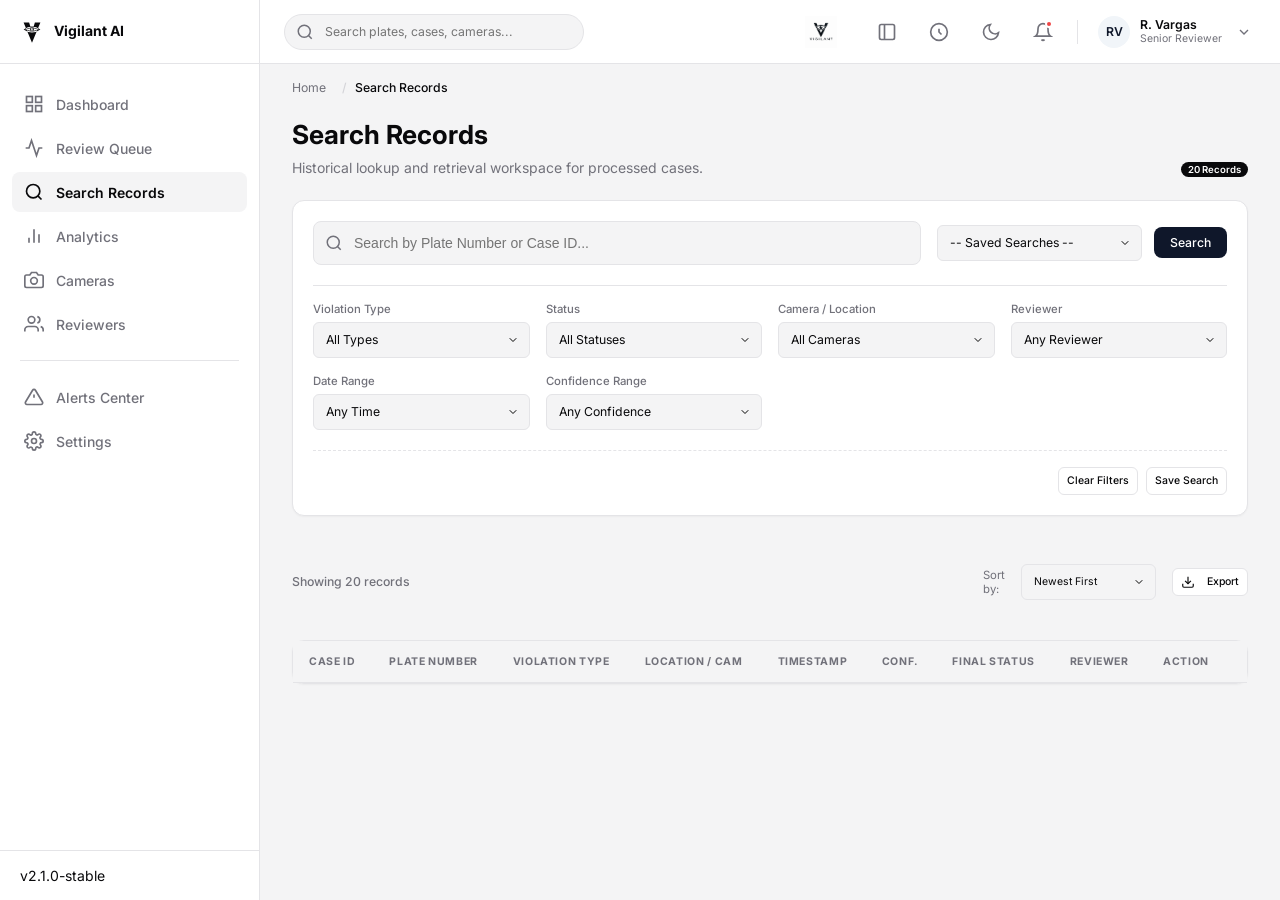
<file: services/frontend/app/static/search-records.html>
<!DOCTYPE html>
<html lang="en" data-theme="light">
<head>
    <meta charset="UTF-8">
    <meta name="viewport" content="width=device-width, initial-scale=1.0, maximum-scale=1.0, user-scalable=no">
    <title>Vigilant AI</title>
    
    <!-- Fonts -->
    <link rel="preconnect" href="https://fonts.googleapis.com">
    <link rel="preconnect" href="https://fonts.gstatic.com" crossorigin>
    <link href="https://fonts.googleapis.com/css2?family=Inter:wght@400;500;600;700&display=swap" rel="stylesheet">
    
    <!-- Styles -->
    <link rel="stylesheet" href="./styles.css">
</head>
<body>
    <div class="app-layout">
        
        <!-- Mobile Sidebar Overlay -->
        <div class="sidebar-overlay" id="sidebarOverlay" aria-hidden="true"></div>

        <!-- Left Sidebar Navigation -->
        <aside class="sidebar" id="sidebar" aria-label="Main Navigation">
            <div class="sidebar-header">
                <div class="logo">
                    <svg width="24" height="24" viewBox="0 0 100 100" class="logo-icon" xmlns="http://www.w3.org/2000/svg">
  <path fill-rule="evenodd" clip-rule="evenodd" fill="currentColor" d="
    M 15 10 L 38 10 L 50 50 L 62 10 L 85 10 L 50 95 Z
    M 15 40 Q 50 15 85 40 Q 50 65 15 40 Z
    M 22 40 Q 50 22 78 40 Q 50 58 22 40 Z
    M 26 40 Q 50 28 74 40 Q 50 52 26 40 Z
    M 50 32 A 8 8 0 1 0 50 48 A 8 8 0 1 0 50 32 Z
    M 53 35 A 2 2 0 1 1 53 39 A 2 2 0 1 1 53 35 Z
  " />
</svg>
                    <div class="logo-text-group">
                        <span class="logo-text">Vigilant AI</span>

                    </div>
                </div>
                <button class="btn-icon mobile-close-btn" id="mobileCloseBtn" aria-label="Close sidebar">
                    <svg width="20" height="20" viewBox="0 0 24 24" fill="none" stroke="currentColor" stroke-width="2"><line x1="18" y1="6" x2="6" y2="18"></line><line x1="6" y1="6" x2="18" y2="18"></line></svg>
                </button>
            </div>
            <nav class="sidebar-nav">
                <ul>
                    <li>
                        <a href="./index.html" class="nav-item">
                            <svg class="nav-icon" viewBox="0 0 24 24" fill="none" stroke="currentColor" stroke-width="2"><rect x="3" y="3" width="7" height="7"></rect><rect x="14" y="3" width="7" height="7"></rect><rect x="14" y="14" width="7" height="7"></rect><rect x="3" y="14" width="7" height="7"></rect></svg>
                            <span class="nav-text">Dashboard</span>
                        </a>
                    </li>
                    <li>
                        <a href="./review-queue.html" class="nav-item">
                            <svg class="nav-icon" viewBox="0 0 24 24" fill="none" stroke="currentColor" stroke-width="2"><polyline points="22 12 18 12 15 21 9 3 6 12 2 12"></polyline></svg>
                            <span class="nav-text">Review Queue</span>

                        </a>
                    </li>
                    <li>
                        <a href="./search-records.html" class="nav-item active">
                            <svg class="nav-icon" viewBox="0 0 24 24" fill="none" stroke="currentColor" stroke-width="2"><circle cx="11" cy="11" r="8"></circle><line x1="21" y1="21" x2="16.65" y2="16.65"></line></svg>
                            <span class="nav-text">Search Records</span>
                        </a>
                    </li>
                    <li>
                        <a href="./analytics.html" class="nav-item">
                            <svg class="nav-icon" viewBox="0 0 24 24" fill="none" stroke="currentColor" stroke-width="2"><line x1="18" y1="20" x2="18" y2="10"></line><line x1="12" y1="20" x2="12" y2="4"></line><line x1="6" y1="20" x2="6" y2="14"></line></svg>
                            <span class="nav-text">Analytics</span>
                        </a>
                    </li>
                    <li>
                        <a href="./cameras.html" class="nav-item">
                            <svg class="nav-icon" viewBox="0 0 24 24" fill="none" stroke="currentColor" stroke-width="2"><path d="M23 19a2 2 0 0 1-2 2H3a2 2 0 0 1-2-2V8a2 2 0 0 1 2-2h4l2-3h6l2 3h4a2 2 0 0 1 2 2z"></path><circle cx="12" cy="13" r="4"></circle></svg>
                            <span class="nav-text">Cameras</span>
                        </a>
                    </li>
                    <li>
                        <a href="./reviewers.html" class="nav-item">
                            <svg class="nav-icon" viewBox="0 0 24 24" fill="none" stroke="currentColor" stroke-width="2"><path d="M17 21v-2a4 4 0 0 0-4-4H5a4 4 0 0 0-4 4v2"></path><circle cx="9" cy="7" r="4"></circle><path d="M23 21v-2a4 4 0 0 0-3-3.87"></path><path d="M16 3.13a4 4 0 0 1 0 7.75"></path></svg>
                            <span class="nav-text">Reviewers</span>
                        </a>
                    </li>
                </ul>
                
                <div class="nav-section-divider"></div>
                
                <ul>
                    <li>
                        <a href="./alerts.html" class="nav-item">
                            <svg class="nav-icon" viewBox="0 0 24 24" fill="none" stroke="currentColor" stroke-width="2"><path d="M10.29 3.86L1.82 18a2 2 0 0 0 1.71 3h16.94a2 2 0 0 0 1.71-3L13.71 3.86a2 2 0 0 0-3.42 0z"></path><line x1="12" y1="9" x2="12" y2="13"></line><line x1="12" y1="17" x2="12.01" y2="17"></line></svg>
                            <span class="nav-text">Alerts Center</span>
                        </a>
                    </li>

                    <li>
                        <a href="./settings.html" class="nav-item">
                            <svg class="nav-icon" viewBox="0 0 24 24" fill="none" stroke="currentColor" stroke-width="2"><circle cx="12" cy="12" r="3"></circle><path d="M19.4 15a1.65 1.65 0 0 0 .33 1.82l.06.06a2 2 0 0 1 0 2.83 2 2 0 0 1-2.83 0l-.06-.06a1.65 1.65 0 0 0-1.82-.33 1.65 1.65 0 0 0-1 1.51V21a2 2 0 0 1-2 2 2 2 0 0 1-2-2v-.09A1.65 1.65 0 0 0 9 19.4a1.65 1.65 0 0 0-1.82.33l-.06.06a2 2 0 0 1-2.83 0 2 2 0 0 1 0-2.83l.06-.06a1.65 1.65 0 0 0 .33-1.82 1.65 1.65 0 0 0-1.51-1H3a2 2 0 0 1-2-2 2 2 0 0 1 2-2h.09A1.65 1.65 0 0 0 4.6 9a1.65 1.65 0 0 0-.33-1.82l-.06-.06a2 2 0 0 1 0-2.83 2 2 0 0 1 2.83 0l.06.06a1.65 1.65 0 0 0 1.82.33H9a1.65 1.65 0 0 0 1-1.51V3a2 2 0 0 1 2-2 2 2 0 0 1 2 2v.09a1.65 1.65 0 0 0 1 1.51 1.65 1.65 0 0 0 1.82-.33l.06-.06a2 2 0 0 1 2.83 0 2 2 0 0 1 0 2.83l-.06.06a1.65 1.65 0 0 0-.33 1.82V9a1.65 1.65 0 0 0 1.51 1H21a2 2 0 0 1 2 2 2 2 0 0 1-2 2h-.09a1.65 1.65 0 0 0-1.51 1z"></path></svg>
                            <span class="nav-text">Settings</span>
                        </a>
                    </li>
                </ul>
            </nav>
            <div class="sidebar-footer">
                <span class="version">v2.1.0-stable</span>
            </div>
        </aside>

        <!-- Main Content Wrapper -->
        <div class="main-wrapper">
            
            <!-- Top Header -->
            <header class="top-header">
                <div class="header-left">
                    <button class="btn-icon sidebar-toggle" id="sidebarToggle" aria-label="Toggle sidebar">
                        <svg width="20" height="20" viewBox="0 0 24 24" fill="none" stroke="currentColor" stroke-width="2"><line x1="3" y1="12" x2="21" y2="12"></line><line x1="3" y1="6" x2="21" y2="6"></line><line x1="3" y1="18" x2="21" y2="18"></line></svg>
                    </button>
                    
                    <div class="search-container">
                        <svg class="search-icon" width="18" height="18" viewBox="0 0 24 24" fill="none" stroke="currentColor" stroke-width="2"><circle cx="11" cy="11" r="8"></circle><line x1="21" y1="21" x2="16.65" y2="16.65"></line></svg>
                        <input type="text" class="search-input" placeholder="Search plates, cases, cameras..." aria-label="Global search">
                        <div class="search-suggestions" id="globalSearchSuggestions" style="display: none;"></div>
                    </div>
                </div>
                
                <div class="header-right">
                    <img src="./img/logo.png" alt="Vigilant AI" style="height: 32px; margin-right: 16px;">
                    
                    <!-- Utility / Additional Actions -->
                    <button class="btn-icon header-action" aria-label="Quick action 1">
                        <svg width="20" height="20" viewBox="0 0 24 24" fill="none" stroke="currentColor" stroke-width="2"><rect x="3" y="3" width="18" height="18" rx="2" ry="2"></rect><line x1="9" y1="3" x2="9" y2="21"></line></svg>
                    </button>
                    <button class="btn-icon header-action" aria-label="Quick action 2">
                        <svg width="20" height="20" viewBox="0 0 24 24" fill="none" stroke="currentColor" stroke-width="2"><circle cx="12" cy="12" r="10"></circle><path d="M12 8v4l3 3"></path></svg>
                    </button>

                    <!-- Theme Toggle -->
                    <button class="btn-icon header-action" id="themeToggle" aria-label="Toggle dark mode">
                        <svg class="theme-icon-light" width="20" height="20" viewBox="0 0 24 24" fill="none" stroke="currentColor" stroke-width="2"><circle cx="12" cy="12" r="5"></circle><line x1="12" y1="1" x2="12" y2="3"></line><line x1="12" y1="21" x2="12" y2="23"></line><line x1="4.22" y1="4.22" x2="5.64" y2="5.64"></line><line x1="18.36" y1="18.36" x2="19.78" y2="19.78"></line><line x1="1" y1="12" x2="3" y2="12"></line><line x1="21" y1="12" x2="23" y2="12"></line><line x1="4.22" y1="19.78" x2="5.64" y2="18.36"></line><line x1="18.36" y1="5.64" x2="19.78" y2="4.22"></line></svg>
                        <svg class="theme-icon-dark" width="20" height="20" viewBox="0 0 24 24" fill="none" stroke="currentColor" stroke-width="2"><path d="M21 12.79A9 9 0 1 1 11.21 3 7 7 0 0 0 21 12.79z"></path></svg>
                    </button>
                    
                    <!-- Notification Bell -->
                    <div class="dropdown-container">
                        <button class="btn-icon header-action" aria-label="Notifications" id="notificationBtn" aria-expanded="false" aria-haspopup="true">
                            <svg width="20" height="20" viewBox="0 0 24 24" fill="none" stroke="currentColor" stroke-width="2"><path d="M18 8A6 6 0 0 0 6 8c0 7-3 9-3 9h18s-3-2-3-9"></path><path d="M13.73 21a2 2 0 0 1-3.46 0"></path></svg>
                            <span class="notification-indicator"></span>
                        </button>
                        <!-- Rich Notification Panel -->
                        <div class="dropdown-menu notification-menu" id="notificationDropdown">
                            <div class="notification-header">
                                <div class="notification-header-top">
                                    <span class="notification-title">Alerts & Notifications</span>
                                    <button class="btn-text btn-mark-read">Mark all as read</button>
                                </div>
                                <div class="notification-filters">
                                    <button class="filter-chip active">All</button>
                                    <button class="filter-chip">System</button>
                                    <button class="filter-chip">Review</button>
                                    <button class="filter-chip">Camera</button>
                                    <button class="filter-chip">Escalation</button>
                                </div>
                            </div>
                            
                            <div class="notification-body scroll-region">
                                <!-- Mixed alerts state: Unread / High Severity -->
                                <div class="notification-item unread severity-high category-escalation">
                                    <div class="notification-icon">
                                        <svg width="18" height="18" viewBox="0 0 24 24" fill="none" stroke="currentColor" stroke-width="2"><path d="M10.29 3.86L1.82 18a2 2 0 0 0 1.71 3h16.94a2 2 0 0 0 1.71-3L13.71 3.86a2 2 0 0 0-3.42 0z"></path><line x1="12" y1="9" x2="12" y2="13"></line><line x1="12" y1="17" x2="12.01" y2="17"></line></svg>
                                    </div>
                                    <div class="notification-content">
                                        <div class="notification-meta">
                                            <span class="notification-category">Escalation</span>
                                            <span class="notification-time">2 mins ago</span>
                                        </div>
                                        <p class="notification-text">Heavy vehicle collision detected at Camera NC-12. Immediate manual review required.</p>
                                        <div class="notification-actions">
                                            <button class="btn-link">View Case</button>
                                            <button class="btn-link">Dispatch Unit</button>
                                        </div>
                                    </div>
                                    <div class="unread-dot"></div>
                                </div>

                                <!-- Unread / Info Severity -->
                                <div class="notification-item unread severity-info category-review">
                                    <div class="notification-icon">
                                        <svg width="18" height="18" viewBox="0 0 24 24" fill="none" stroke="currentColor" stroke-width="2"><circle cx="12" cy="12" r="10"></circle><polyline points="12 16 16 12 12 8"></polyline><line x1="8" y1="12" x2="16" y2="12"></line></svg>
                                    </div>
                                    <div class="notification-content">
                                        <div class="notification-meta">
                                            <span class="notification-category">Review</span>
                                            <span class="notification-time">15 mins ago</span>
                                        </div>
                                        <p class="notification-text">Batch #992 of 50 red-light violations is ready for secondary approval.</p>
                                        <div class="notification-actions">
                                            <button class="btn-link">Start Review</button>
                                        </div>
                                    </div>
                                    <div class="unread-dot"></div>
                                </div>

                                <!-- Read / Very Long Message Test -->
                                <div class="notification-item severity-warning category-camera">
                                    <div class="notification-icon">
                                        <svg width="18" height="18" viewBox="0 0 24 24" fill="none" stroke="currentColor" stroke-width="2"><path d="M23 19a2 2 0 0 1-2 2H3a2 2 0 0 1-2-2V8a2 2 0 0 1 2-2h4l2-3h6l2 3h4a2 2 0 0 1 2 2z"></path><circle cx="12" cy="13" r="4"></circle></svg>
                                    </div>
                                    <div class="notification-content">
                                        <div class="notification-meta">
                                            <span class="notification-category">Camera</span>
                                            <span class="notification-time">1 hour ago</span>
                                        </div>
                                        <p class="notification-text">Connection degraded to Node 4. This is a purposely very long system alert message to verify that long unbroken strings of text wrap elegantly within the panel bounds without causing horizontal scrolling, obscuring the timestamp, or breaking the flex layout of the dropdown container on smaller screens.</p>
                                        <div class="notification-actions">
                                            <button class="btn-link">Check Diagnostics</button>
                                        </div>
                                    </div>
                                </div>

                                <!-- Empty state placeholder (hidden for mixed state test) -->
                                <div class="notification-empty" style="display: none;">
                                    <div class="empty-icon">🔔</div>
                                    <p style="font-weight: 500; color: var(--color-text-main);">You're all caught up!</p>
                                    <span>No new alerts to show.</span>
                                </div>
                            </div>
                            
                            <div class="dropdown-footer notification-footer">
                                <a href="./alerts.html" class="btn-link" style="display:inline-block; width:100%; text-align:center;">View All History</a>
                            </div>
                        </div>
                    </div>
                    
                    <div class="header-divider"></div>
                    
                    <!-- User Profile -->
                    <div class="dropdown-container">
                        <button class="user-profile-btn" id="userProfileBtn" aria-expanded="false" aria-haspopup="true">
                            <div class="avatar">
                                <span class="avatar-text">RV</span>
                            </div>
                            <div class="user-details">
                                <span class="user-name">R. Vargas</span>
                                <span class="user-role">Senior Reviewer</span>
                            </div>
                            <svg class="chevron" width="16" height="16" viewBox="0 0 24 24" fill="none" stroke="currentColor" stroke-width="2"><polyline points="6 9 12 15 18 9"></polyline></svg>
                        </button>
                        <!-- User Menu Placeholder -->
                        <div class="dropdown-menu user-menu" id="userDropdown">
                            <a href="#" class="dropdown-item">My Profile</a>
                            <a href="#" class="dropdown-item">Preferences</a>
                            <div class="dropdown-divider"></div>
                            <a href="#" class="dropdown-item text-danger">Sign Out</a>
                        </div>
                    </div>
                </div>
            </header>

            <!-- Main Scrollable Region -->
            <div class="scroll-region">
                
                <!-- Breadcrumbs Row -->
                <div class="breadcrumbs-row">
                    <nav aria-label="breadcrumb">
                        <ol class="breadcrumbs">
                            <li class="breadcrumb-item"><a href="./index.html">Home</a></li>
                            <li class="breadcrumb-item active" aria-current="page">Search Records</li>
                        </ol>
                    </nav>
                </div>

                <!-- Main Content Area -->
                <main class="main-content">
                    
                    <!-- Page Title Area -->
                    <div class="page-title-area">
                        <div class="page-title-content">
                            <h1 class="page-title">Search Records</h1>
                            <p class="page-subtitle">Historical lookup and retrieval workspace for processed cases.</p>
                        </div>
                        <div class="page-title-actions">
                            <span class="badge" id="totalRecordsBadge">20 Records</span>
                        </div>
                    </div>

                    <!-- Search & Filter Area -->
                    <div class="card search-toolbar-card">
                        <div class="search-primary-row">
                            <div class="search-input-group">
                                <svg class="input-icon" width="18" height="18" viewBox="0 0 24 24" fill="none" stroke="currentColor" stroke-width="2"><circle cx="11" cy="11" r="8"></circle><line x1="21" y1="21" x2="16.65" y2="16.65"></line></svg>
                                <input type="text" id="globalSearchInput" class="form-input search-input-large" placeholder="Search by Plate Number or Case ID...">
                            </div>
                            <div class="search-primary-actions">
                                <select id="savedSearchSelect" class="form-input form-select" aria-label="Saved Searches">
                                    <option value="">-- Saved Searches --</option>
                                    <option value="helmet_7days">Helmet cases (last 7 days)</option>
                                    <option value="escalated_redlight">Escalated red-light cases</option>
                                    <option value="low_confidence">Low-confidence ANPR records</option>
                                    <option value="cam_a12_parking">Camera East-05 illegal parking</option>
                                </select>
                                <button class="btn btn-primary" id="btnSearch">Search</button>
                            </div>
                        </div>

                        <!-- Advanced Filters Grid -->
                        <div class="search-filters-grid" id="advancedFilters">
                            <div class="form-group">
                                <label for="filterType" class="form-label">Violation Type</label>
                                <select id="filterType" class="form-input form-select">
                                    <option value="">All Types</option>
                                    <option value="Helmet Non-Compliance">Helmet Non-Compliance</option>
                                    <option value="Red-Light Violation">Red-Light Violation</option>
                                    <option value="Triple Riding">Triple Riding</option>
                                    <option value="Stop-Line Violation">Stop-Line Violation</option>
                                    <option value="Wrong-Side Driving">Wrong-Side Driving</option>
                                    <option value="Illegal Parking">Illegal Parking</option>
                                </select>
                            </div>
                            <div class="form-group">
                                <label for="filterStatus" class="form-label">Status</label>
                                <select id="filterStatus" class="form-input form-select">
                                    <option value="">All Statuses</option>
                                    <option value="Approved">Approved</option>
                                    <option value="Rejected">Rejected</option>
                                    <option value="Escalated">Escalated</option>
                                    <option value="Archived">Archived</option>
                                </select>
                            </div>
                            <div class="form-group">
                                <label for="filterCam" class="form-label">Camera / Location</label>
                                <select id="filterCam" class="form-input form-select">
                                    <option value="">All Cameras</option>
                                    <option value="CAM-North-01">CAM-North-01</option>
                                    <option value="CAM-North-08">CAM-North-08</option>
                                    <option value="CAM-East-05">CAM-East-05</option>
                                    <option value="CAM-East-12">CAM-East-12</option>
                                    <option value="CAM-South-04">CAM-South-04</option>
                                    <option value="CAM-South-09">CAM-South-09</option>
                                    <option value="CAM-West-02">CAM-West-02</option>
                                    <option value="CAM-West-11">CAM-West-11</option>
                                </select>
                            </div>
                            <div class="form-group">
                                <label for="filterReviewer" class="form-label">Reviewer</label>
                                <select id="filterReviewer" class="form-input form-select">
                                    <option value="">Any Reviewer</option>
                                    <option value="R. Vargas">R. Vargas</option>
                                    <option value="A. Smith">A. Smith</option>
                                    <option value="J. Doe">J. Doe</option>
                                    <option value="System (Auto)">System (Auto)</option>
                                </select>
                            </div>
                            <div class="form-group">
                                <label for="filterDateRange" class="form-label">Date Range</label>
                                <select id="filterDateRange" class="form-input form-select">
                                    <option value="">Any Time</option>
                                    <option value="today">Today</option>
                                    <option value="last7">Last 7 Days</option>
                                    <option value="last30">Last 30 Days</option>
                                </select>
                            </div>
                            <div class="form-group">
                                <label for="filterConf" class="form-label">Confidence Range</label>
                                <select id="filterConf" class="form-input form-select">
                                    <option value="">Any Confidence</option>
                                    <option value="high">&ge; 90% (High)</option>
                                    <option value="med">75% - 89% (Medium)</option>
                                    <option value="low">&lt; 75% (Low)</option>
                                </select>
                            </div>
                        </div>

                        <div class="search-filters-footer">
                            <div class="active-filters-container" id="activeFiltersList">
                                <!-- Chips dynamically inserted here -->
                            </div>
                            <div class="filter-actions">
                                <button class="btn btn-secondary btn-sm" id="btnClearFilters">Clear Filters</button>
                                <button class="btn btn-secondary btn-sm" id="btnSaveSearch">Save Search</button>
                            </div>
                        </div>
                    </div>

                    <!-- Search Result Summary Row -->
                    <div class="results-summary-row">
                        <div class="results-count" id="resultsCount">Showing 20 records</div>
                        <div class="results-actions">
                            <div class="sort-control">
                                <label for="sortResults" class="sort-label">Sort by:</label>
                                <select id="sortResults" class="form-input form-select btn-sm">
                                    <option value="newest">Newest First</option>
                                    <option value="oldest">Oldest First</option>
                                    <option value="highest_conf">Highest Confidence</option>
                                    <option value="lowest_conf">Lowest Confidence</option>
                                </select>
                            </div>
                            <button class="btn btn-secondary btn-sm" id="btnExport">
                                <svg width="14" height="14" viewBox="0 0 24 24" fill="none" stroke="currentColor" stroke-width="2" style="margin-right: 4px; vertical-align: middle;"><path d="M21 15v4a2 2 0 0 1-2 2H5a2 2 0 0 1-2-2v-4"></path><polyline points="7 10 12 15 17 10"></polyline><line x1="12" y1="15" x2="12" y2="3"></line></svg>
                                Export
                            </button>
                        </div>
                    </div>

                    <!-- Results Container -->
                    <div class="card table-card" id="searchResultsContainer">
                        <div class="table-responsive">
                            <table class="data-table" id="searchTable">
                                <thead>
                                    <tr>
                                        <th>Case ID</th>
                                        <th>Plate Number</th>
                                        <th>Violation Type</th>
                                        <th>Location / Cam</th>
                                        <th>Timestamp</th>
                                        <th>Conf.</th>
                                        <th>Final Status</th>
                                        <th>Reviewer</th>
                                        <th class="col-actions">Action</th>
                                    </tr>
                                </thead>
                                <tbody id="searchResultsBody">
                                    <!-- Populated via JS -->
                                </tbody>
                            </table>
                        </div>
                        <!-- Empty State -->
                        <div class="empty-state" id="searchEmptyState" style="display: none;">
                            <div class="empty-icon">
                                <svg width="48" height="48" viewBox="0 0 24 24" fill="none" stroke="currentColor" stroke-width="1.5"><circle cx="11" cy="11" r="8"></circle><line x1="21" y1="21" x2="16.65" y2="16.65"></line></svg>
                            </div>
                            <h3>No records found</h3>
                            <p>Try adjusting your search terms or clearing some filters.</p>
                            <button class="btn btn-secondary mt-16" id="btnEmptyClear" style="margin-top: 16px;">Clear Filters</button>
                        </div>
                    </div>

                </main>
            </div>
        </div>
    </div>

    <!-- Scripts -->
    <script src="./app.js"></script>
    <script src="./mock-search-records.js"></script>
</body>
</html>
</file>
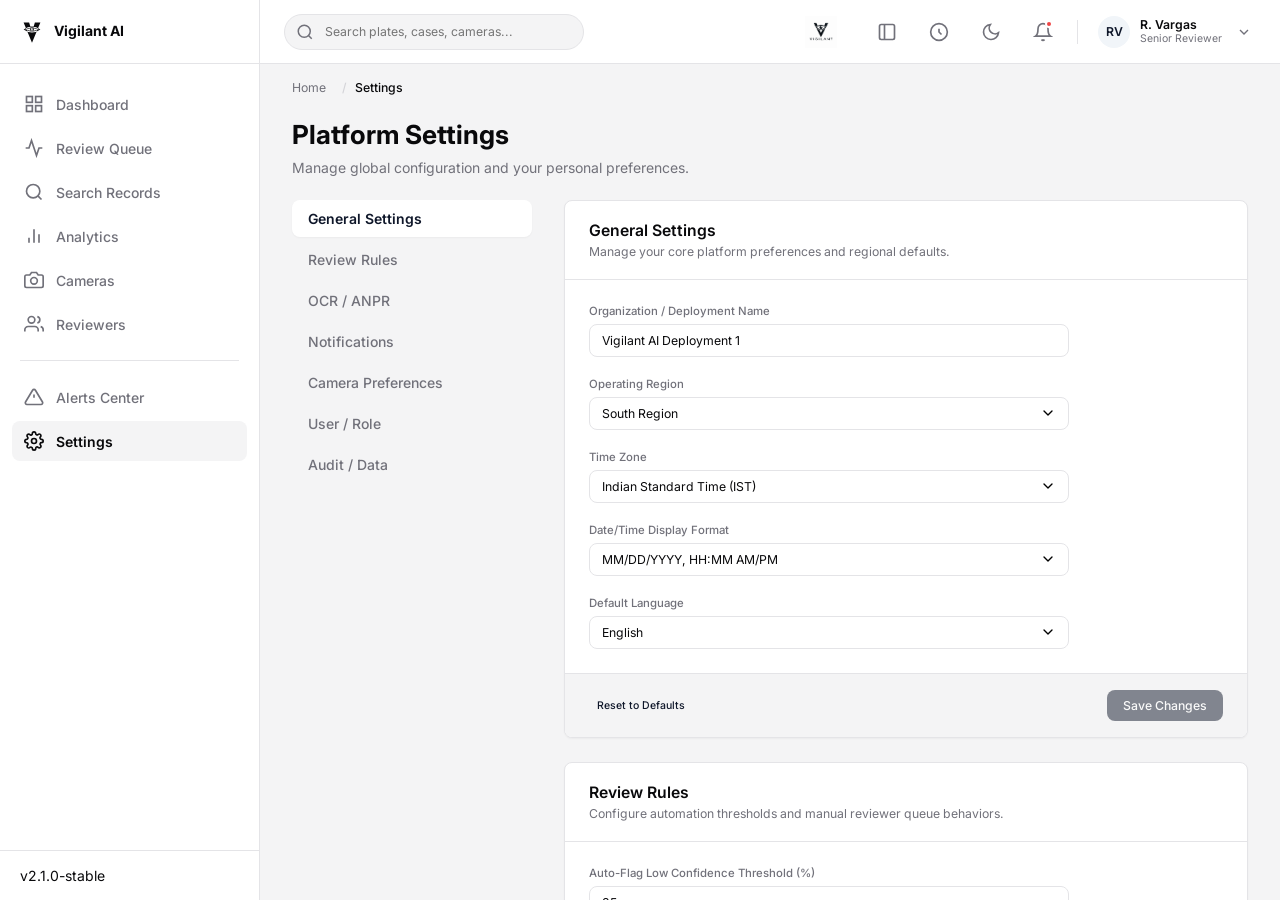
<file: services/frontend/app/static/settings.html>
<!DOCTYPE html>
<html lang="en" data-theme="light">
<head>
    <meta charset="UTF-8">
    <meta name="viewport" content="width=device-width, initial-scale=1.0, maximum-scale=1.0, user-scalable=no">
    <title>Vigilant AI</title>
    
    <!-- Fonts -->
    <link rel="preconnect" href="https://fonts.googleapis.com">
    <link rel="preconnect" href="https://fonts.gstatic.com" crossorigin>
    <link href="https://fonts.googleapis.com/css2?family=Inter:wght@400;500;600;700&display=swap" rel="stylesheet">
    
    <!-- Styles -->
    <link rel="stylesheet" href="./styles.css">
</head>
<body>
    <div class="app-layout">
        
        <!-- Mobile Sidebar Overlay -->
        <div class="sidebar-overlay" id="sidebarOverlay" aria-hidden="true"></div>

        <!-- Left Sidebar Navigation -->
        <aside class="sidebar" id="sidebar" aria-label="Main Navigation">
            <div class="sidebar-header">
                <div class="logo">
                    <svg width="24" height="24" viewBox="0 0 100 100" class="logo-icon" xmlns="http://www.w3.org/2000/svg">
  <path fill-rule="evenodd" clip-rule="evenodd" fill="currentColor" d="
    M 15 10 L 38 10 L 50 50 L 62 10 L 85 10 L 50 95 Z
    M 15 40 Q 50 15 85 40 Q 50 65 15 40 Z
    M 22 40 Q 50 22 78 40 Q 50 58 22 40 Z
    M 26 40 Q 50 28 74 40 Q 50 52 26 40 Z
    M 50 32 A 8 8 0 1 0 50 48 A 8 8 0 1 0 50 32 Z
    M 53 35 A 2 2 0 1 1 53 39 A 2 2 0 1 1 53 35 Z
  " />
</svg>
                    <div class="logo-text-group">
                        <span class="logo-text">Vigilant AI</span>

                    </div>
                </div>
                <button class="btn-icon mobile-close-btn" id="mobileCloseBtn" aria-label="Close sidebar">
                    <svg width="20" height="20" viewBox="0 0 24 24" fill="none" stroke="currentColor" stroke-width="2"><line x1="18" y1="6" x2="6" y2="18"></line><line x1="6" y1="6" x2="18" y2="18"></line></svg>
                </button>
            </div>
            <nav class="sidebar-nav">
                <ul>
                    <li>
                        <a href="./index.html" class="nav-item">
                            <svg class="nav-icon" viewBox="0 0 24 24" fill="none" stroke="currentColor" stroke-width="2"><rect x="3" y="3" width="7" height="7"></rect><rect x="14" y="3" width="7" height="7"></rect><rect x="14" y="14" width="7" height="7"></rect><rect x="3" y="14" width="7" height="7"></rect></svg>
                            <span class="nav-text">Dashboard</span>
                        </a>
                    </li>
                    <li>
                        <a href="./review-queue.html" class="nav-item">
                            <svg class="nav-icon" viewBox="0 0 24 24" fill="none" stroke="currentColor" stroke-width="2"><polyline points="22 12 18 12 15 21 9 3 6 12 2 12"></polyline></svg>
                            <span class="nav-text">Review Queue</span>

                        </a>
                    </li>
                    <li>
                        <a href="./search-records.html" class="nav-item">
                            <svg class="nav-icon" viewBox="0 0 24 24" fill="none" stroke="currentColor" stroke-width="2"><circle cx="11" cy="11" r="8"></circle><line x1="21" y1="21" x2="16.65" y2="16.65"></line></svg>
                            <span class="nav-text">Search Records</span>
                        </a>
                    </li>
                    <li>
                        <a href="./analytics.html" class="nav-item">
                            <svg class="nav-icon" viewBox="0 0 24 24" fill="none" stroke="currentColor" stroke-width="2"><line x1="18" y1="20" x2="18" y2="10"></line><line x1="12" y1="20" x2="12" y2="4"></line><line x1="6" y1="20" x2="6" y2="14"></line></svg>
                            <span class="nav-text">Analytics</span>
                        </a>
                    </li>
                    <li>
                        <a href="./cameras.html" class="nav-item">
                            <svg class="nav-icon" viewBox="0 0 24 24" fill="none" stroke="currentColor" stroke-width="2"><path d="M23 19a2 2 0 0 1-2 2H3a2 2 0 0 1-2-2V8a2 2 0 0 1 2-2h4l2-3h6l2 3h4a2 2 0 0 1 2 2z"></path><circle cx="12" cy="13" r="4"></circle></svg>
                            <span class="nav-text">Cameras</span>
                        </a>
                    </li>
                    <li>
                        <a href="./reviewers.html" class="nav-item">
                            <svg class="nav-icon" viewBox="0 0 24 24" fill="none" stroke="currentColor" stroke-width="2"><path d="M17 21v-2a4 4 0 0 0-4-4H5a4 4 0 0 0-4 4v2"></path><circle cx="9" cy="7" r="4"></circle><path d="M23 21v-2a4 4 0 0 0-3-3.87"></path><path d="M16 3.13a4 4 0 0 1 0 7.75"></path></svg>
                            <span class="nav-text">Reviewers</span>
                        </a>
                    </li>
                </ul>
                
                <div class="nav-section-divider"></div>
                
                <ul>
                    <li>
                        <a href="./alerts.html" class="nav-item">
                            <svg class="nav-icon" viewBox="0 0 24 24" fill="none" stroke="currentColor" stroke-width="2"><path d="M10.29 3.86L1.82 18a2 2 0 0 0 1.71 3h16.94a2 2 0 0 0 1.71-3L13.71 3.86a2 2 0 0 0-3.42 0z"></path><line x1="12" y1="9" x2="12" y2="13"></line><line x1="12" y1="17" x2="12.01" y2="17"></line></svg>
                            <span class="nav-text">Alerts Center</span>
                        </a>
                    </li>

                    <li>
                        <a href="./settings.html" class="nav-item active">
                            <svg class="nav-icon" viewBox="0 0 24 24" fill="none" stroke="currentColor" stroke-width="2"><circle cx="12" cy="12" r="3"></circle><path d="M19.4 15a1.65 1.65 0 0 0 .33 1.82l.06.06a2 2 0 0 1 0 2.83 2 2 0 0 1-2.83 0l-.06-.06a1.65 1.65 0 0 0-1.82-.33 1.65 1.65 0 0 0-1 1.51V21a2 2 0 0 1-2 2 2 2 0 0 1-2-2v-.09A1.65 1.65 0 0 0 9 19.4a1.65 1.65 0 0 0-1.82.33l-.06.06a2 2 0 0 1-2.83 0 2 2 0 0 1 0-2.83l.06-.06a1.65 1.65 0 0 0 .33-1.82 1.65 1.65 0 0 0-1.51-1H3a2 2 0 0 1-2-2 2 2 0 0 1 2-2h.09A1.65 1.65 0 0 0 4.6 9a1.65 1.65 0 0 0-.33-1.82l-.06-.06a2 2 0 0 1 0-2.83 2 2 0 0 1 2.83 0l.06.06a1.65 1.65 0 0 0 1.82.33H9a1.65 1.65 0 0 0 1-1.51V3a2 2 0 0 1 2-2 2 2 0 0 1 2 2v.09a1.65 1.65 0 0 0 1 1.51 1.65 1.65 0 0 0 1.82-.33l.06-.06a2 2 0 0 1 2.83 0 2 2 0 0 1 0 2.83l-.06.06a1.65 1.65 0 0 0-.33 1.82V9a1.65 1.65 0 0 0 1.51 1H21a2 2 0 0 1 2 2 2 2 0 0 1-2 2h-.09a1.65 1.65 0 0 0-1.51 1z"></path></svg>
                            <span class="nav-text">Settings</span>
                        </a>
                    </li>
                </ul>
            </nav>
            <div class="sidebar-footer">
                <span class="version">v2.1.0-stable</span>
            </div>
        </aside>

        <!-- Main Content Wrapper -->
        <div class="main-wrapper">
            
            <!-- Top Header -->
            <header class="top-header">
                <div class="header-left">
                    <button class="btn-icon sidebar-toggle" id="sidebarToggle" aria-label="Toggle sidebar">
                        <svg width="20" height="20" viewBox="0 0 24 24" fill="none" stroke="currentColor" stroke-width="2"><line x1="3" y1="12" x2="21" y2="12"></line><line x1="3" y1="6" x2="21" y2="6"></line><line x1="3" y1="18" x2="21" y2="18"></line></svg>
                    </button>
                    
                    <div class="search-container">
                        <svg class="search-icon" width="18" height="18" viewBox="0 0 24 24" fill="none" stroke="currentColor" stroke-width="2"><circle cx="11" cy="11" r="8"></circle><line x1="21" y1="21" x2="16.65" y2="16.65"></line></svg>
                        <input type="text" class="search-input" placeholder="Search plates, cases, cameras..." aria-label="Global search">
                        <div class="search-suggestions" id="globalSearchSuggestions" style="display: none;"></div>
                    </div>
                </div>
                
                <div class="header-right">
                    <img src="./img/logo.png" alt="Vigilant AI" style="height: 32px; margin-right: 16px;">
                    
                    <!-- Utility / Additional Actions -->
                    <button class="btn-icon header-action" aria-label="Quick action 1">
                        <svg width="20" height="20" viewBox="0 0 24 24" fill="none" stroke="currentColor" stroke-width="2"><rect x="3" y="3" width="18" height="18" rx="2" ry="2"></rect><line x1="9" y1="3" x2="9" y2="21"></line></svg>
                    </button>
                    <button class="btn-icon header-action" aria-label="Quick action 2">
                        <svg width="20" height="20" viewBox="0 0 24 24" fill="none" stroke="currentColor" stroke-width="2"><circle cx="12" cy="12" r="10"></circle><path d="M12 8v4l3 3"></path></svg>
                    </button>

                    <!-- Theme Toggle -->
                    <button class="btn-icon header-action" id="themeToggle" aria-label="Toggle dark mode">
                        <svg class="theme-icon-light" width="20" height="20" viewBox="0 0 24 24" fill="none" stroke="currentColor" stroke-width="2"><circle cx="12" cy="12" r="5"></circle><line x1="12" y1="1" x2="12" y2="3"></line><line x1="12" y1="21" x2="12" y2="23"></line><line x1="4.22" y1="4.22" x2="5.64" y2="5.64"></line><line x1="18.36" y1="18.36" x2="19.78" y2="19.78"></line><line x1="1" y1="12" x2="3" y2="12"></line><line x1="21" y1="12" x2="23" y2="12"></line><line x1="4.22" y1="19.78" x2="5.64" y2="18.36"></line><line x1="18.36" y1="5.64" x2="19.78" y2="4.22"></line></svg>
                        <svg class="theme-icon-dark" width="20" height="20" viewBox="0 0 24 24" fill="none" stroke="currentColor" stroke-width="2"><path d="M21 12.79A9 9 0 1 1 11.21 3 7 7 0 0 0 21 12.79z"></path></svg>
                    </button>
                    
                    <!-- Notification Bell -->
                    <div class="dropdown-container">
                        <button class="btn-icon header-action" aria-label="Notifications" id="notificationBtn" aria-expanded="false" aria-haspopup="true">
                            <svg width="20" height="20" viewBox="0 0 24 24" fill="none" stroke="currentColor" stroke-width="2"><path d="M18 8A6 6 0 0 0 6 8c0 7-3 9-3 9h18s-3-2-3-9"></path><path d="M13.73 21a2 2 0 0 1-3.46 0"></path></svg>
                            <span class="notification-indicator"></span>
                        </button>
                        <!-- Notification Dropdown Placeholder -->
                        <div class="dropdown-menu notification-menu" id="notificationDropdown">
                            <div class="dropdown-header">Notifications</div>
                            <div class="dropdown-item">No new notifications</div>
                        </div>
                    </div>
                    
                    <div class="header-divider"></div>
                    
                    <!-- User Profile -->
                    <div class="dropdown-container">
                        <button class="user-profile-btn" id="userProfileBtn" aria-expanded="false" aria-haspopup="true">
                            <div class="avatar">
                                <span class="avatar-text">RV</span>
                            </div>
                            <div class="user-details">
                                <span class="user-name">R. Vargas</span>
                                <span class="user-role">Senior Reviewer</span>
                            </div>
                            <svg class="chevron" width="16" height="16" viewBox="0 0 24 24" fill="none" stroke="currentColor" stroke-width="2"><polyline points="6 9 12 15 18 9"></polyline></svg>
                        </button>
                        <!-- User Menu Placeholder -->
                        <div class="dropdown-menu user-menu" id="userDropdown">
                            <a href="#" class="dropdown-item">My Profile</a>
                            <a href="#" class="dropdown-item">Preferences</a>
                            <div class="dropdown-divider"></div>
                            <a href="#" class="dropdown-item text-danger">Sign Out</a>
                        </div>
                    </div>
                </div>
            </header>

            <!-- Main Scrollable Region -->
            <div class="scroll-region">
                
                <!-- Breadcrumbs Row -->
                <div class="breadcrumbs-row">
                    <nav aria-label="breadcrumb">
                        <ol class="breadcrumbs">
                            <li class="breadcrumb-item"><a href="./index.html">Home</a></li>
                            <li class="breadcrumb-item active" aria-current="page">Settings</li>
                        </ol>
                    </nav>
                </div>

                <!-- Main Content Area -->
                <main class="main-content">
                    
                    <div class="page-title-area">
                        <div class="page-title-content">
                            <h1 class="page-title">Platform Settings</h1>
                            <p class="page-subtitle">Manage global configuration and your personal preferences.</p>
                        </div>
                    </div>

                    <!-- Settings Layout -->
                    <div class="settings-layout">
                        
                        <!-- Left Nav -->
                        <nav class="settings-nav" aria-label="Settings Navigation">
                            <a href="#general" class="settings-nav-item active">General Settings</a>
                            <a href="#workflow" class="settings-nav-item">Review Rules</a>
                            <a href="#ocr" class="settings-nav-item">OCR / ANPR</a>
                            <a href="#notifications" class="settings-nav-item">Notifications</a>
                            <a href="#cameras" class="settings-nav-item">Camera Preferences</a>
                            <a href="#roles" class="settings-nav-item">User / Role</a>
                            <a href="#audit" class="settings-nav-item">Audit / Data</a>
                        </nav>

                        <!-- Content Sections -->
                        <div class="settings-content">
                            
                            <!-- General Settings -->
                            <section id="general" class="settings-section">
                                <div class="settings-section-header">
                                    <h2 class="settings-section-title">General Settings</h2>
                                    <p class="settings-section-desc">Manage your core platform preferences and regional defaults.</p>
                                </div>
                                <div class="settings-section-body">
                                    <div class="form-group">
                                        <label for="platformName" class="form-label">Organization / Deployment Name</label>
                                        <input type="text" id="platformName" class="form-control mock-setting" value="Vigilant AI Deployment 1">
                                    </div>
                                    <div class="form-group">
                                        <label for="defaultRegion" class="form-label">Operating Region</label>
                                        <select id="defaultRegion" class="form-control mock-setting">
                                            <option value="north">North Region</option>
                                            <option value="south" selected>South Region</option>
                                            <option value="east">East Region</option>
                                            <option value="west">West Region</option>
                                        </select>
                                    </div>
                                    <div class="form-group">
                                        <label for="timeZone" class="form-label">Time Zone</label>
                                        <select id="timeZone" class="form-control mock-setting">
                                            <option value="utc">UTC</option>
                                            <option value="est">Eastern Time (ET)</option>
                                            <option value="pst">Pacific Time (PT)</option>
                                            <option value="ist" selected>Indian Standard Time (IST)</option>
                                        </select>
                                    </div>
                                    <div class="form-group">
                                        <label for="dateFormat" class="form-label">Date/Time Display Format</label>
                                        <select id="dateFormat" class="form-control mock-setting">
                                            <option value="12" selected>MM/DD/YYYY, HH:MM AM/PM</option>
                                            <option value="24">DD/MM/YYYY, HH:MM (24-hour)</option>
                                        </select>
                                    </div>
                                    <div class="form-group">
                                        <label for="defaultLanguage" class="form-label">Default Language</label>
                                        <select id="defaultLanguage" class="form-control mock-setting">
                                            <option value="en" selected>English</option>
                                            <option value="es">Spanish</option>
                                            <option value="fr">French</option>
                                        </select>
                                    </div>
                                </div>
                                <div class="settings-section-footer" style="display:flex; justify-content:space-between; align-items:center;">
                                    <button class="btn-text btn-reset">Reset to Defaults</button>
                                    <button class="btn btn-primary btn-save" disabled>Save Changes</button>
                                </div>
                            </section>

                            <!-- Review Rules -->
                            <section id="workflow" class="settings-section">
                                <div class="settings-section-header">
                                    <h2 class="settings-section-title">Review Rules</h2>
                                    <p class="settings-section-desc">Configure automation thresholds and manual reviewer queue behaviors.</p>
                                </div>
                                <div class="settings-section-body">
                                    <div class="form-group">
                                        <label for="autoApproveThreshold" class="form-label">Auto-Flag Low Confidence Threshold (%)</label>
                                        <input type="number" id="autoApproveThreshold" class="form-control mock-setting" value="85" min="0" max="100">
                                        <span class="form-help">Violations with confidence below this value are automatically flagged for review.</span>
                                    </div>
                                    <div class="form-group">
                                        <label class="form-check-label">
                                            <div class="form-check">
                                                <input type="checkbox" class="form-check-input mock-setting" checked>
                                                <span>Require Manual Review for Speeding Infractions</span>
                                            </div>
                                        </label>
                                    </div>
                                    <div class="form-group">
                                        <label for="escThreshold" class="form-label">Escalation Threshold (Number of rejections)</label>
                                        <input type="number" id="escThreshold" class="form-control mock-setting" value="2" min="1" max="10">
                                    </div>
                                    <div class="form-group">
                                        <label class="form-check-label">
                                            <div class="form-check">
                                                <input type="checkbox" class="form-check-input mock-setting" checked>
                                                <span>Mandatory Reject Reason Input</span>
                                            </div>
                                        </label>
                                    </div>
                                    <div class="form-group">
                                        <label class="form-check-label">
                                            <div class="form-check">
                                                <input type="checkbox" class="form-check-input mock-setting">
                                                <span>Draft Autosave</span>
                                            </div>
                                        </label>
                                    </div>
                                    <div class="form-group">
                                        <label for="queuePriority" class="form-label">Queue Priority Preference</label>
                                        <select id="queuePriority" class="form-control mock-setting">
                                            <option value="fifo">FIFO (Oldest First)</option>
                                            <option value="severity" selected>Highest Severity First</option>
                                            <option value="confidence">Lowest Confidence First</option>
                                        </select>
                                    </div>
                                </div>
                                <div class="settings-section-footer" style="display:flex; justify-content:space-between; align-items:center;">
                                    <button class="btn-text btn-reset">Reset to Defaults</button>
                                    <button class="btn btn-primary btn-save" disabled>Save Changes</button>
                                </div>
                            </section>

                            <!-- OCR / ANPR Settings -->
                            <section id="ocr" class="settings-section">
                                <div class="settings-section-header">
                                    <h2 class="settings-section-title">OCR / ANPR Settings</h2>
                                    <p class="settings-section-desc">Tune the underlying detection engine.</p>
                                </div>
                                <div class="settings-section-body">
                                    <div class="form-group">
                                        <label for="ocrThreshold" class="form-label">OCR Confidence Threshold (%)</label>
                                        <input type="number" id="ocrThreshold" class="form-control mock-setting" value="95" min="0" max="100">
                                    </div>
                                    <div class="form-group">
                                        <label class="form-check-label">
                                            <div class="form-check">
                                                <input type="checkbox" class="form-check-input mock-setting" checked>
                                                <span>Enable Plate Mismatch Alerts</span>
                                            </div>
                                        </label>
                                        <span class="form-help">Trigger alert if vehicle class (e.g. Truck) conflicts with VAHAN registration database.</span>
                                    </div>
                                    <div class="form-group">
                                        <label for="ocrRetry" class="form-label">Failed OCR Retry Strategy</label>
                                        <select id="ocrRetry" class="form-control mock-setting">
                                            <option value="1">1 Attempt</option>
                                            <option value="3" selected>Up to 3 Attempts</option>
                                            <option value="5">Up to 5 Attempts</option>
                                        </select>
                                    </div>
                                    <div class="form-group">
                                        <label class="form-check-label">
                                            <div class="form-check">
                                                <input type="checkbox" class="form-check-input mock-setting" checked>
                                                <span>Enable Low-Light Processing Enhancement</span>
                                            </div>
                                        </label>
                                    </div>
                                    <div class="form-group">
                                        <label for="detectSensitivity" class="form-label">Detection Sensitivity Level</label>
                                        <select id="detectSensitivity" class="form-control mock-setting">
                                            <option value="low">Low (Fewer False Positives)</option>
                                            <option value="med" selected>Medium (Balanced)</option>
                                            <option value="high">High (Maximum Capture)</option>
                                        </select>
                                    </div>
                                </div>
                                <div class="settings-section-footer" style="display:flex; justify-content:space-between; align-items:center;">
                                    <button class="btn-text btn-reset">Reset to Defaults</button>
                                    <button class="btn btn-primary btn-save" disabled>Save Changes</button>
                                </div>
                            </section>

                            <!-- Notifications Settings -->
                            <section id="notifications" class="settings-section">
                                <div class="settings-section-header">
                                    <h2 class="settings-section-title">Notifications</h2>
                                    <p class="settings-section-desc">Control how and when alerts are broadcasted.</p>
                                </div>
                                <div class="settings-section-body">
                                    <div class="form-group">
                                        <label class="form-check-label">
                                            <div class="form-check">
                                                <input type="checkbox" class="form-check-input mock-setting" checked>
                                                <span>Send Push Notification for Critical Alerts</span>
                                            </div>
                                        </label>
                                    </div>
                                    <div class="form-group">
                                        <label class="form-check-label">
                                            <div class="form-check">
                                                <input type="checkbox" class="form-check-input mock-setting" checked>
                                                <span>Notify on Camera Offline (> 5 mins)</span>
                                            </div>
                                        </label>
                                    </div>
                                    <div class="form-group">
                                        <label class="form-check-label">
                                            <div class="form-check">
                                                <input type="checkbox" class="form-check-input mock-setting">
                                                <span>Notify Supervisor on Reviewer Overload</span>
                                            </div>
                                        </label>
                                    </div>
                                    <div class="form-group">
                                        <label class="form-check-label">
                                            <div class="form-check">
                                                <input type="checkbox" class="form-check-input mock-setting" checked>
                                                <span>Generate Daily Summary Report</span>
                                            </div>
                                        </label>
                                    </div>
                                    <div class="form-group">
                                        <label for="emailPref" class="form-label">Email Notification Frequency</label>
                                        <select id="emailPref" class="form-control mock-setting">
                                            <option value="realtime">Real-time</option>
                                            <option value="hourly">Hourly Digest</option>
                                            <option value="daily" selected>Daily Digest</option>
                                        </select>
                                    </div>
                                </div>
                                <div class="settings-section-footer" style="display:flex; justify-content:space-between; align-items:center;">
                                    <button class="btn-text btn-reset">Reset to Defaults</button>
                                    <button class="btn btn-primary btn-save" disabled>Save Changes</button>
                                </div>
                            </section>

                            <!-- Camera Preferences -->
                            <section id="cameras" class="settings-section">
                                <div class="settings-section-header">
                                    <h2 class="settings-section-title">Camera Preferences</h2>
                                    <p class="settings-section-desc">System parameters for physical hardware nodes.</p>
                                </div>
                                <div class="settings-section-body">
                                    <div class="form-group">
                                        <label for="camHealth" class="form-label">Default Camera Health Threshold (%)</label>
                                        <input type="number" id="camHealth" class="form-control mock-setting" value="90" min="0" max="100">
                                    </div>
                                    <div class="form-group">
                                        <label for="camFeedDeg" class="form-label">Feed Degradation Warning (Packet Loss %)</label>
                                        <input type="number" id="camFeedDeg" class="form-control mock-setting" value="5" min="1" max="50">
                                    </div>
                                    <div class="form-group">
                                        <label for="camOffline" class="form-label">Offline Timeout Threshold (seconds)</label>
                                        <input type="number" id="camOffline" class="form-control mock-setting" value="300" min="10" max="3600">
                                    </div>
                                    <div class="form-group">
                                        <label for="camHeartbeat" class="form-label">Heartbeat Interval (seconds)</label>
                                        <input type="number" id="camHeartbeat" class="form-control mock-setting" value="15" min="5" max="60">
                                    </div>
                                    <div class="form-group">
                                        <label class="form-check-label">
                                            <div class="form-check">
                                                <input type="checkbox" class="form-check-input mock-setting" checked>
                                                <span>Enable Maintenance Reminders (Every 90 days)</span>
                                            </div>
                                        </label>
                                    </div>
                                </div>
                                <div class="settings-section-footer" style="display:flex; justify-content:space-between; align-items:center;">
                                    <button class="btn-text btn-reset">Reset to Defaults</button>
                                    <button class="btn btn-primary btn-save" disabled>Save Changes</button>
                                </div>
                            </section>

                            <!-- User / Role Preferences -->
                            <section id="roles" class="settings-section">
                                <div class="settings-section-header">
                                    <h2 class="settings-section-title">User / Role Preferences</h2>
                                    <p class="settings-section-desc">Configure assignment and approval behavior.</p>
                                </div>
                                <div class="settings-section-body">
                                    <div class="form-group">
                                        <label for="assignMode" class="form-label">Reviewer Assignment Mode</label>
                                        <select id="assignMode" class="form-control mock-setting">
                                            <option value="auto" selected>Auto-Assign (Round Robin)</option>
                                            <option value="skill">Skill-Based Routing</option>
                                            <option value="manual">Manual Pull (Queue)</option>
                                        </select>
                                    </div>
                                    <div class="form-group">
                                        <label class="form-check-label">
                                            <div class="form-check">
                                                <input type="checkbox" class="form-check-input mock-setting" checked>
                                                <span>Require Supervisor Approval for Data Exports</span>
                                            </div>
                                        </label>
                                    </div>
                                    <div class="form-group">
                                        <label class="form-check-label">
                                            <div class="form-check">
                                                <input type="checkbox" class="form-check-input mock-setting" checked>
                                                <span>Enable Dynamic Workload Balancing</span>
                                            </div>
                                        </label>
                                    </div>
                                    <div class="form-group">
                                        <label for="roleVis" class="form-label">Global Role Visibility</label>
                                        <select id="roleVis" class="form-control mock-setting">
                                            <option value="all">Everyone can see everyone</option>
                                            <option value="sup" selected>Supervisors only</option>
                                        </select>
                                    </div>
                                </div>
                                <div class="settings-section-footer" style="display:flex; justify-content:space-between; align-items:center;">
                                    <button class="btn-text btn-reset">Reset to Defaults</button>
                                    <button class="btn btn-primary btn-save" disabled>Save Changes</button>
                                </div>
                            </section>

                            <!-- Audit / Data Preferences -->
                            <section id="audit" class="settings-section danger-zone">
                                <div class="settings-section-header">
                                    <h2 class="settings-section-title">Audit / Data Preferences</h2>
                                    <p class="settings-section-desc">Manage data lifecycle, export formats, and system logs.</p>
                                </div>
                                <div class="settings-section-body">
                                    <div class="form-group">
                                        <label for="actRetention" class="form-label">Activity Log Retention (Days)</label>
                                        <select id="actRetention" class="form-control mock-setting">
                                            <option value="30">30 Days</option>
                                            <option value="90" selected>90 Days</option>
                                            <option value="365">1 Year</option>
                                        </select>
                                    </div>
                                    <div class="form-group">
                                        <label for="exportFmt" class="form-label">Default Export Format</label>
                                        <select id="exportFmt" class="form-control mock-setting">
                                            <option value="csv" selected>CSV</option>
                                            <option value="json">JSON</option>
                                            <option value="pdf">PDF Report</option>
                                        </select>
                                    </div>
                                    <div class="form-group">
                                        <label for="auditVis" class="form-label">Audit Log Visibility</label>
                                        <select id="auditVis" class="form-control mock-setting">
                                            <option value="admin" selected>Admin Only</option>
                                            <option value="sup">Supervisors & Admins</option>
                                        </select>
                                    </div>
                                    <div class="form-group">
                                        <label class="form-check-label">
                                            <div class="form-check">
                                                <input type="checkbox" class="form-check-input mock-setting" checked>
                                                <span>Auto-Archive Closed Cases</span>
                                            </div>
                                        </label>
                                    </div>
                                    <div style="margin-top: 16px; padding-top: 16px; border-top: 1px solid var(--color-border);">
                                        <h3 style="font-size: 0.875rem; font-weight: 600; margin-bottom: 8px;">Purge Storage</h3>
                                        <p class="form-help" style="margin-bottom: 12px;">Permanently delete all evidence older than retention policy immediately. This cannot be undone.</p>
                                        <button class="btn btn-danger" onclick="showToast('Storage Purge initiated.', 'warning')">Purge Old Evidence</button>
                                    </div>
                                </div>
                                <div class="settings-section-footer" style="display:flex; justify-content:space-between; align-items:center;">
                                    <button class="btn-text btn-reset">Reset to Defaults</button>
                                    <button class="btn btn-primary btn-save" disabled>Save Changes</button>
                                </div>
                            </section>

                        </div>
                    </div>

                </main>
            </div>
        </div>
    </div>

    <!-- Scripts -->
    <script src="./app.js"></script>
    <script src="./mock-settings.js"></script>
</body>
</html>
</file>
<file: services/frontend/app/static/styles.css>
/* 
 * Traffic Violation Dashboard - App Shell Styles
 */

/* ==========================================================================
   CSS Variables & Theming
   ========================================================================== */
:root[data-theme="light"] {
    --color-primary: #0f172a;       /* Slate 900 — SentryTraffic primary */
    --color-primary-hover: #1e293b;
    --color-primary-light: #f1f5f9;

    --color-bg-base: #f4f4f5;       /* Zinc 100 */
    --color-bg-surface: #ffffff;
    --color-bg-surface-hover: #f4f4f5;

    --color-border: #e4e4e7;        /* Zinc 200 */
    --color-border-hover: #d4d4d8;

    --color-text-main: #09090b;     /* Zinc 950 */
    --color-text-muted: #71717a;    /* Zinc 500 */
    --color-text-inverse: #ffffff;

    --color-danger: #ef4444;
    --color-success: #22c55e;
    --color-warning: #f59e0b;

    --shadow-sm: 0 1px 2px 0 rgb(0 0 0 / 0.04);
    --shadow-md: 0 4px 6px -1px rgb(0 0 0 / 0.08), 0 2px 4px -2px rgb(0 0 0 / 0.06);
    --shadow-drawer: 10px 0 15px -3px rgb(0 0 0 / 0.1);
}

:root[data-theme="dark"] {
    --color-primary: #3b82f6;       /* Primary Blue lighter for dark mode */
    --color-primary-hover: #60a5fa;
    --color-primary-light: rgba(59, 130, 246, 0.15);

    --color-bg-base: #0f172a;       /* Slate 900 */
    --color-bg-surface: #1e293b;    /* Slate 800 */
    --color-bg-surface-hover: #334155;

    --color-border: #334155;        /* Slate 700 */
    --color-border-hover: #475569;

    --color-text-main: #f8fafc;     /* Slate 50 */
    --color-text-muted: #94a3b8;    /* Slate 400 */
    --color-text-inverse: #ffffff;

    --color-danger: #f87171;        /* Red 400 */

    --shadow-sm: 0 1px 2px 0 rgb(0 0 0 / 0.3);
    --shadow-md: 0 4px 6px -1px rgb(0 0 0 / 0.3), 0 2px 4px -2px rgb(0 0 0 / 0.3);
    --shadow-drawer: 10px 0 15px -3px rgb(0 0 0 / 0.5);
}

/* Base Dimensions */
:root {
    --sidebar-width: 260px;
    --sidebar-collapsed-width: 72px;
    --header-height: 64px;
    
    --radius-sm: 6px;
    --radius-md: 8px;
    --radius-lg: 12px;
    --radius-full: 9999px;

    --font-sans: 'Inter', -apple-system, BlinkMacSystemFont, "Segoe UI", Roboto, Helvetica, Arial, sans-serif;
}

/* ==========================================================================
   Reset & Base Styles
   ========================================================================== */
*, *::before, *::after {
    box-sizing: border-box;
    margin: 0;
    padding: 0;
}

html, body {
    height: 100%;
    width: 100%;
    font-family: var(--font-sans);
    font-size: 14px;
    color: var(--color-text-main);
    background-color: var(--color-bg-base);
    -webkit-font-smoothing: antialiased;
    overflow: hidden; /* Prevent body scroll, handled by scroll-region */
}

a {
    color: var(--color-primary);
    text-decoration: none;
}

ul {
    list-style: none;
}

button {
    cursor: pointer;
    font-family: inherit;
    border: none;
    background: none;
    color: inherit;
}

/* ==========================================================================
   Layout Shell
   ========================================================================== */
.app-layout {
    display: flex;
    height: 100vh;
    width: 100vw;
    overflow: hidden;
}

.main-wrapper {
    display: flex;
    flex-direction: column;
    flex: 1;
    min-width: 0; /* Prevents flex children from blowing out width */
    height: 100vh;
}

.scroll-region {
    flex: 1;
    overflow-y: auto;
    overflow-x: hidden;
    position: relative;
    /* Smooth scrolling */
    scroll-behavior: smooth;
}

/* ==========================================================================
   Sidebar Navigation
   ========================================================================== */
.sidebar {
    width: var(--sidebar-width);
    background-color: var(--color-bg-surface);
    border-right: 1px solid var(--color-border);
    display: flex;
    flex-direction: column;
    transition: width 0.3s ease, transform 0.3s ease;
    z-index: 40;
    flex-shrink: 0;
}

.sidebar-header {
    height: var(--header-height);
    display: flex;
    align-items: center;
    justify-content: space-between;
    padding: 0 20px;
    border-bottom: 1px solid var(--color-border);
}

.logo {
    display: flex;
    align-items: center;
    gap: 10px;
    color: var(--color-text-main);
    font-weight: 700;
    font-size: 1rem;
    overflow: hidden;
    white-space: nowrap;
}

.logo-icon {
    color: var(--color-text-main);
    flex-shrink: 0;
}

.logo-text-group {
    display: flex;
    flex-direction: column;
    line-height: 1.2;
    min-width: 0;
}

.logo-subtitle {
    font-size: 0.6875rem;
    font-weight: 500;
    color: var(--color-text-muted);
    letter-spacing: 0.01em;
}

.mobile-close-btn {
    display: none !important;
}

.sidebar-nav {
    flex: 1;
    overflow-y: auto;
    padding: 20px 0;
    display: flex;
    flex-direction: column;
}

.sidebar-nav ul {
    display: flex;
    flex-direction: column;
    gap: 4px;
    padding: 0 12px;
}

.nav-item {
    display: flex;
    align-items: center;
    gap: 12px;
    padding: 10px 12px;
    border-radius: var(--radius-md);
    color: var(--color-text-muted);
    font-weight: 500;
    transition: all 0.2s ease;
    position: relative;
    white-space: nowrap;
}

.nav-item:hover {
    background-color: var(--color-bg-surface-hover);
    color: var(--color-text-main);
}

.nav-section-label {
    padding: 8px 20px 4px;
    font-size: 0.6875rem;
    font-weight: 600;
    text-transform: uppercase;
    letter-spacing: 0.08em;
    color: var(--color-text-muted);
}

.nav-item.active {
    background-color: var(--color-bg-surface-hover);
    color: var(--color-text-main);
    font-weight: 600;
}

.nav-icon {
    width: 20px;
    height: 20px;
    flex-shrink: 0;
}

.nav-text {
    flex: 1;
    transition: opacity 0.2s ease;
}

.badge {
    background-color: var(--color-text-main);
    color: var(--color-text-inverse);
    font-size: 0.6875rem;
    font-weight: 600;
    padding: 2px 7px;
    border-radius: var(--radius-full);
}

.nav-section-divider {
    height: 1px;
    background-color: var(--color-border);
    margin: 16px 20px;
}

.sidebar-footer {
    padding: 16px 20px;
    border-top: 1px solid var(--color-border);
}

.system-status {
    display: flex;
    align-items: center;
    gap: 8px;
    font-size: 0.8125rem;
    color: var(--color-text-muted);
}

.status-dot {
    width: 8px;
    height: 8px;
    border-radius: 50%;
    flex-shrink: 0;
}

.status-dot.online {
    background-color: var(--color-success, #22c55e);
    box-shadow: 0 0 0 2px rgba(34, 197, 94, 0.2);
}

.pending-pill {
    display: inline-flex;
    align-items: center;
    padding: 6px 12px;
    border-radius: var(--radius-full);
    border: 1px solid var(--color-border);
    background-color: var(--color-bg-surface);
    font-size: 0.8125rem;
    font-weight: 500;
    color: var(--color-text-main);
    white-space: nowrap;
}

/* ==========================================================================
   Top Header
   ========================================================================== */
.top-header {
    height: var(--header-height);
    background-color: var(--color-bg-surface);
    border-bottom: 1px solid var(--color-border);
    display: flex;
    align-items: center;
    justify-content: space-between;
    padding: 0 24px;
    flex-shrink: 0;
    position: sticky;
    top: 0;
    z-index: 30;
}

.header-left, .header-right {
    display: flex;
    align-items: center;
    gap: 16px;
}

.btn-icon {
    display: flex;
    align-items: center;
    justify-content: center;
    width: 36px;
    height: 36px;
    border-radius: var(--radius-md);
    color: var(--color-text-muted);
    transition: background-color 0.2s ease, color 0.2s ease;
}

.btn-icon:hover, .btn-icon:focus-visible {
    background-color: var(--color-bg-surface-hover);
    color: var(--color-text-main);
    outline: none;
}

.btn-icon:focus-visible {
    box-shadow: 0 0 0 2px var(--color-bg-base), 0 0 0 4px var(--color-primary);
}

.sidebar-toggle {
    display: none; /* Hidden on desktop by default */
}

.search-container {
    position: relative;
    width: 300px;
    display: flex;
    align-items: center;
}

.search-icon {
    position: absolute;
    left: 12px;
    color: var(--color-text-muted);
}

.search-input {
    width: 100%;
    height: 36px;
    padding: 8px 12px 8px 40px;
    border: 1px solid var(--color-border);
    border-radius: var(--radius-full);
    background-color: var(--color-bg-base);
    color: var(--color-text-main);
    font-family: inherit;
    font-size: 0.875rem;
    transition: all 0.2s ease;
}

.search-input:focus {
    outline: none;
    border-color: var(--color-primary);
    box-shadow: 0 0 0 3px var(--color-primary-light);
    background-color: var(--color-bg-surface);
}

.header-divider {
    width: 1px;
    height: 24px;
    background-color: var(--color-border);
}

#notificationBtn {
    position: relative;
}

.notification-indicator {
    position: absolute;
    top: 6px;
    right: 8px;
    width: 8px;
    height: 8px;
    background-color: var(--color-danger);
    border-radius: 50%;
    border: 2px solid var(--color-bg-surface);
}

/* Theme Icons */
[data-theme="light"] .theme-icon-light { display: none; }
[data-theme="light"] .theme-icon-dark { display: block; }
[data-theme="dark"] .theme-icon-light { display: block; }
[data-theme="dark"] .theme-icon-dark { display: none; }

/* User Profile Button */
.user-profile-btn {
    display: flex;
    align-items: center;
    gap: 10px;
    padding: 4px;
    border-radius: var(--radius-full);
    transition: background-color 0.2s ease;
}

.user-profile-btn:hover, .user-profile-btn:focus-visible {
    background-color: var(--color-bg-surface-hover);
    outline: none;
}

.user-profile-btn:focus-visible {
    box-shadow: 0 0 0 2px var(--color-bg-base), 0 0 0 4px var(--color-primary);
}

.avatar {
    width: 32px;
    height: 32px;
    border-radius: 50%;
    background-color: var(--color-primary-light);
    color: var(--color-primary);
    display: flex;
    align-items: center;
    justify-content: center;
    font-weight: 600;
    font-size: 0.875rem;
}

.user-details {
    display: flex;
    flex-direction: column;
    align-items: flex-start;
    text-align: left;
}

.user-name {
    font-size: 0.875rem;
    font-weight: 600;
    line-height: 1.2;
}

.user-role {
    font-size: 0.75rem;
    color: var(--color-text-muted);
}

.chevron {
    color: var(--color-text-muted);
    margin-left: 4px;
}

/* Dropdowns (Placeholder styles) */
.dropdown-container {
    position: relative;
}

.dropdown-menu {
    position: absolute;
    top: calc(100% + 8px);
    right: 0;
    width: 240px;
    background-color: var(--color-bg-surface);
    border: 1px solid var(--color-border);
    border-radius: var(--radius-md);
    box-shadow: var(--shadow-md);
    display: none; /* toggled via JS */
    flex-direction: column;
    padding: 8px 0;
    z-index: 50;
}

.dropdown-menu.show {
    display: flex;
}

.dropdown-header {
    padding: 8px 16px;
    font-weight: 600;
    font-size: 0.875rem;
    border-bottom: 1px solid var(--color-border);
    margin-bottom: 8px;
}

.dropdown-item {
    padding: 8px 16px;
    font-size: 0.875rem;
    color: var(--color-text-main);
    display: flex;
    align-items: center;
}

a.dropdown-item:hover {
    background-color: var(--color-bg-surface-hover);
}

.dropdown-divider {
    height: 1px;
    background-color: var(--color-border);
    margin: 8px 0;
}

.text-danger {
    color: var(--color-danger) !important;
}

/* ==========================================================================
   Main Content Area
   ========================================================================== */
.breadcrumbs-row {
    padding: 16px 32px 0 32px;
    max-width: 1440px;
    margin: 0 auto;
}

.breadcrumbs {
    display: flex;
    align-items: center;
    gap: 8px;
    font-size: 0.875rem;
    color: var(--color-text-muted);
    /* Graceful truncation */
    white-space: nowrap;
    overflow: hidden;
    text-overflow: ellipsis;
}

.breadcrumb-item {
    display: inline-flex;
    align-items: center;
}

.breadcrumb-item + .breadcrumb-item::before {
    content: "/";
    margin: 0 8px;
    color: var(--color-border-hover);
}

.breadcrumb-item a {
    color: var(--color-text-muted);
}

.breadcrumb-item a:hover {
    color: var(--color-primary);
}

.breadcrumb-item.active {
    color: var(--color-text-main);
    font-weight: 500;
    overflow: hidden;
    text-overflow: ellipsis;
}

.main-content {
    padding: 24px 32px 48px;
    max-width: 1440px;
    margin: 0 auto;
    display: flex;
    flex-direction: column;
    gap: 24px;
}

.page-title-area {
    display: flex;
    justify-content: space-between;
    align-items: flex-end;
    flex-wrap: wrap;
    gap: 16px;
}

.page-title-content {
    flex: 1;
    min-width: 250px;
}

.page-title {
    font-size: 1.875rem;
    font-weight: 700;
    line-height: 1.2;
    margin-bottom: 8px;
    color: var(--color-text-main);
}

.page-subtitle {
    font-size: 1rem;
    color: var(--color-text-muted);
}

.page-actions {
    display: flex;
    gap: 12px;
}

/* Buttons */
.btn {
    display: inline-flex;
    align-items: center;
    justify-content: center;
    padding: 8px 16px;
    font-size: 0.875rem;
    font-weight: 500;
    border-radius: var(--radius-md);
    transition: all 0.2s ease;
    white-space: nowrap;
}

.btn-primary {
    background-color: var(--color-primary);
    color: #ffffff;
}

.btn-primary:hover {
    background-color: var(--color-primary-hover);
}

.btn-secondary {
    background-color: var(--color-bg-surface);
    border: 1px solid var(--color-border);
    color: var(--color-text-main);
    gap: 8px;
}

.btn-secondary:hover {
    background-color: var(--color-bg-surface-hover);
    border-color: var(--color-border-hover);
}

.btn:focus-visible {
    outline: none;
    box-shadow: 0 0 0 2px var(--color-bg-base), 0 0 0 4px var(--color-primary);
}

/* Cards & Placeholders */
.card {
    background-color: var(--color-bg-surface);
    border: 1px solid var(--color-border);
    border-radius: var(--radius-lg);
    box-shadow: var(--shadow-sm);
    display: flex;
    flex-direction: column;
}

.card-header {
    padding: 16px 20px;
    border-bottom: 1px solid var(--color-border);
    display: flex;
    justify-content: space-between;
    align-items: center;
}

.card-title {
    font-size: 1rem;
    font-weight: 600;
}

.card-body {
    padding: 20px;
    flex: 1;
}

.placeholder-block {
    position: relative;
}

.summary-cards-row {
    display: grid;
    grid-template-columns: repeat(auto-fit, minmax(240px, 1fr));
    gap: 20px;
    margin-bottom: 48px !important;
}

.summary-card .placeholder-content {
    padding: 24px;
    display: flex;
    flex-direction: column;
    gap: 8px;
}

.placeholder-icon {
    font-size: 1.5rem;
    margin-bottom: 8px;
}

.placeholder-text {
    font-size: 0.875rem;
    color: var(--color-text-muted);
    font-weight: 500;
}

.placeholder-value {
    font-size: 2rem;
    font-weight: 700;
    color: var(--color-text-main);
}

.main-content-grid {
    display: grid;
    grid-template-columns: 1fr 320px;
    gap: 24px;
    align-items: start;
}

/* Skeleton Loaders */
.placeholder-table {
    display: flex;
    flex-direction: column;
    gap: 12px;
}

.placeholder-row {
    height: 48px;
    background-color: var(--color-bg-base);
    border-radius: var(--radius-sm);
    animation: pulse 2s cubic-bezier(0.4, 0, 0.6, 1) infinite;
}

.placeholder-row.header {
    height: 36px;
    background-color: var(--color-border);
    animation: none;
    opacity: 0.5;
}

.placeholder-list {
    display: flex;
    flex-direction: column;
    gap: 16px;
}

.placeholder-list-item {
    height: 64px;
    background-color: var(--color-bg-base);
    border-radius: var(--radius-sm);
    animation: pulse 2s cubic-bezier(0.4, 0, 0.6, 1) infinite;
}

@keyframes pulse {
    0%, 100% { opacity: 1; }
    50% { opacity: .5; }
}

/* ==========================================================================
   Responsive Breakpoints
   ========================================================================== */

/* Tablet (Collapsible Sidebar) */
@media (max-width: 1024px) {
    .sidebar {
        width: var(--sidebar-collapsed-width);
    }
    
    .sidebar-header {
        padding: 0;
        justify-content: center;
    }
    
    .logo-text {
        display: none; /* Hide text, keep icon */
    }

    .nav-text, .badge {
        display: none; /* Hide text/badge, keep icon */
    }

    .nav-item {
        justify-content: center;
        padding: 10px;
    }

    .sidebar-footer {
        text-align: center;
        font-size: 0.65rem;
    }
    
    /* Ensure tooltips or expand on hover behavior for a real app,
       for shell we just hide text to maintain clean layout */

    .search-container {
        width: 240px;
    }
}

/* Large Mobile / Small Tablet */
@media (max-width: 768px) {
    /* Main Grid becomes single column */
    .main-content-grid {
        grid-template-columns: 1fr;
    }

    /* Sidebar becomes a drawer */
    .sidebar {
        position: fixed;
        left: 0;
        top: 0;
        bottom: 0;
        width: 280px;
        transform: translateX(-100%);
        box-shadow: var(--shadow-drawer);
    }

    .sidebar.drawer-open {
        transform: translateX(0);
    }

    .sidebar-header {
        padding: 0 20px;
        justify-content: space-between;
    }

    .logo-text, .nav-text, .badge {
        display: inline-flex; /* Restore text inside drawer */
    }

    .nav-item {
        justify-content: flex-start;
        padding: 10px 12px;
    }

    .sidebar-footer {
        text-align: left;
    }

    .mobile-close-btn {
        display: flex !important;
    }

    /* Overlay */
    .sidebar-overlay {
        position: fixed;
        inset: 0;
        background-color: rgba(15, 23, 42, 0.5);
        backdrop-filter: blur(2px);
        z-index: 35;
        opacity: 0;
        pointer-events: none;
        transition: opacity 0.3s ease;
    }

    .sidebar-overlay.active {
        opacity: 1;
        pointer-events: auto;
    }

    /* Header changes */
    .sidebar-toggle {
        display: flex;
    }

    .search-container {
        display: none; /* Hide search input on mobile, could be an icon toggle */
    }

    /* Adjust padding for small screens */
    .breadcrumbs-row {
        padding: 16px 20px 0 20px;
    }

    .main-content {
        padding: 20px 20px 40px;
    }

    .user-details {
        display: none; /* Hide name/role in header */
    }
    .chevron {
        display: none;
    }
}

/* Mobile Small */
@media (max-width: 390px) {
    .page-title-area {
        flex-direction: column;
        align-items: stretch;
    }
    
    .page-actions {
        width: 100%;
    }
    
    .page-actions .btn {
        flex: 1;
    }
    
    .summary-cards-row {
        grid-template-columns: 1fr 1fr; /* Stack 2x2 */
        gap: 12px;
    }
    
    .summary-card .placeholder-content {
        padding: 16px;
    }
}

/* ==========================================================================
   Settings Layout & Forms
   ========================================================================== */
.settings-layout {
    display: flex;
    gap: 32px;
    align-items: flex-start;
}

.settings-nav {
    width: 240px;
    flex-shrink: 0;
    position: sticky;
    top: 24px;
    display: flex;
    flex-direction: column;
    gap: 4px;
}

.settings-nav-item {
    padding: 10px 16px;
    border-radius: var(--radius-md);
    color: var(--color-text-muted);
    font-weight: 500;
    transition: all 0.2s ease;
}

.settings-nav-item:hover {
    background-color: var(--color-bg-surface-hover);
    color: var(--color-text-main);
}

.settings-nav-item.active {
    background-color: var(--color-bg-surface);
    color: var(--color-primary);
    box-shadow: var(--shadow-sm);
    font-weight: 600;
}

.settings-content {
    flex: 1;
    display: flex;
    flex-direction: column;
    gap: 24px;
    min-width: 0;
}

.settings-section {
    background-color: var(--color-bg-surface);
    border: 1px solid var(--color-border);
    border-radius: var(--radius-md);
    box-shadow: var(--shadow-sm);
    overflow: hidden;
}

.settings-section-header {
    padding: 20px 24px;
    border-bottom: 1px solid var(--color-border);
}

.settings-section-title {
    font-size: 1.125rem;
    font-weight: 600;
    color: var(--color-text-main);
    margin-bottom: 4px;
}

.settings-section-desc {
    font-size: 0.875rem;
    color: var(--color-text-muted);
}

.settings-section-body {
    padding: 24px;
    display: flex;
    flex-direction: column;
    gap: 20px;
}

.settings-section-footer {
    padding: 16px 24px;
    background-color: var(--color-bg-base);
    border-top: 1px solid var(--color-border);
    display: flex;
    justify-content: flex-end;
    gap: 12px;
}

/* Forms */
.form-group {
    display: flex;
    flex-direction: column;
    gap: 6px;
}

.form-label {
    font-size: 0.875rem;
    font-weight: 500;
    color: var(--color-text-main);
}

.form-label-long {
    max-width: 80%;
    line-height: 1.4;
}

.form-help {
    font-size: 0.75rem;
    color: var(--color-text-muted);
}

.form-control {
    width: 100%;
    max-width: 480px;
    padding: 8px 12px;
    border: 1px solid var(--color-border);
    border-radius: var(--radius-md);
    background-color: var(--color-bg-surface);
    color: var(--color-text-main);
    font-family: inherit;
    font-size: 0.875rem;
    transition: all 0.2s ease;
}

.form-control:focus {
    outline: none;
    border-color: var(--color-primary);
    box-shadow: 0 0 0 3px var(--color-primary-light);
}

.form-control.has-error {
    border-color: var(--color-danger);
}

.form-control.has-error:focus {
    box-shadow: 0 0 0 3px rgba(239, 68, 68, 0.15);
}

.form-error-msg {
    font-size: 0.75rem;
    color: var(--color-danger);
    margin-top: 4px;
    display: flex;
    align-items: center;
    gap: 4px;
}

select.form-control {
    appearance: none;
    background-image: url("data:image/svg+xml,%3Csvg xmlns='http://www.w3.org/2000/svg' width='16' height='16' viewBox='0 0 24 24' fill='none' stroke='currentColor' stroke-width='2' stroke-linecap='round' stroke-linejoin='round'%3E%3Cpolyline points='6 9 12 15 18 9'%3E%3C/polyline%3E%3C/svg%3E");
    background-repeat: no-repeat;
    background-position: right 12px center;
    padding-right: 32px;
}

/* Toggles / Checkboxes */
.form-check {
    display: flex;
    align-items: flex-start;
    gap: 12px;
}

.form-check-input {
    margin-top: 4px;
    width: 16px;
    height: 16px;
    accent-color: var(--color-primary);
    cursor: pointer;
}

.form-check-label {
    display: flex;
    flex-direction: column;
    gap: 2px;
    cursor: pointer;
}

/* Danger Zone */
.danger-zone {
    border-color: var(--color-danger);
}

.danger-zone .settings-section-header {
    border-bottom-color: rgba(239, 68, 68, 0.2);
}

.btn-danger {
    background-color: var(--color-bg-surface);
    color: var(--color-danger);
    border: 1px solid var(--color-danger);
}

.btn-danger:hover {
    background-color: var(--color-danger);
    color: white;
}

/* Success State */
.btn-success {
    background-color: #10b981; /* Emerald 500 */
    color: white;
    pointer-events: none;
}

/* Mobile Settings Layout */
@media (max-width: 768px) {
    .settings-layout {
        flex-direction: column;
        gap: 20px;
    }
    
    .settings-nav {
        width: 100%;
        position: static;
        flex-direction: row;
        overflow-x: auto;
        padding-bottom: 8px;
        border-bottom: 1px solid var(--color-border);
        border-radius: 0;
    }
    
    .settings-nav-item {
        white-space: nowrap;
    }
    
    .form-control {
        max-width: 100%;
    }
}

/* ==========================================================================
   Notifications & Alerts Panel
   ========================================================================== */

.notification-menu {
    width: 380px; /* Wider panel for rich content */
    padding: 0;
    overflow: hidden; /* handle border radius */
}

.notification-header {
    padding: 16px;
    border-bottom: 1px solid var(--color-border);
    display: flex;
    flex-direction: column;
    gap: 12px;
}

.notification-header-top {
    display: flex;
    justify-content: space-between;
    align-items: center;
}

.notification-title {
    font-weight: 600;
    font-size: 1rem;
    color: var(--color-text-main);
}

.btn-text {
    font-size: 0.75rem;
    font-weight: 500;
    color: var(--color-primary);
    padding: 4px 8px;
    border-radius: var(--radius-sm);
}

.btn-text:hover {
    background-color: var(--color-primary-light);
}

.notification-filters {
    display: flex;
    gap: 8px;
    overflow-x: auto;
    padding-bottom: 4px;
}

.notification-filters::-webkit-scrollbar {
    height: 4px;
}
.notification-filters::-webkit-scrollbar-thumb {
    background-color: var(--color-border);
    border-radius: var(--radius-full);
}

.filter-chip {
    font-size: 0.75rem;
    font-weight: 500;
    padding: 4px 12px;
    border-radius: var(--radius-full);
    border: 1px solid var(--color-border);
    background-color: var(--color-bg-base);
    color: var(--color-text-muted);
    white-space: nowrap;
}

.filter-chip:hover {
    border-color: var(--color-border-hover);
    color: var(--color-text-main);
}

.filter-chip.active {
    background-color: var(--color-primary);
    border-color: var(--color-primary);
    color: white;
}

.notification-body {
    max-height: 400px;
    overflow-y: auto;
    display: flex;
    flex-direction: column;
}

.notification-item {
    display: flex;
    gap: 12px;
    padding: 16px;
    border-bottom: 1px solid var(--color-border);
    position: relative;
    transition: background-color 0.2s ease;
}

.notification-item:hover {
    background-color: var(--color-bg-surface-hover);
}

.notification-item.unread {
    background-color: var(--color-primary-light);
}

.notification-item.unread:hover {
    background-color: #e0f2fe; /* Slightly darker primary light */
}

[data-theme="dark"] .notification-item.unread:hover {
    background-color: rgba(59, 130, 246, 0.25);
}

.notification-icon {
    width: 32px;
    height: 32px;
    border-radius: 50%;
    display: flex;
    align-items: center;
    justify-content: center;
    flex-shrink: 0;
}

.severity-high .notification-icon {
    background-color: rgba(239, 68, 68, 0.15);
    color: var(--color-danger);
}

.severity-warning .notification-icon {
    background-color: rgba(245, 158, 11, 0.15); /* Amber */
    color: #f59e0b;
}

.severity-info .notification-icon {
    background-color: var(--color-primary-light);
    color: var(--color-primary);
}

.notification-content {
    flex: 1;
    min-width: 0; /* Important for text wrapping */
    display: flex;
    flex-direction: column;
    gap: 4px;
}

.notification-meta {
    display: flex;
    justify-content: space-between;
    align-items: center;
    margin-bottom: 2px;
}

.notification-category {
    font-size: 0.75rem;
    font-weight: 600;
    text-transform: uppercase;
    letter-spacing: 0.5px;
}

.severity-high .notification-category { color: var(--color-danger); }
.severity-warning .notification-category { color: #f59e0b; }
.severity-info .notification-category { color: var(--color-primary); }

.notification-time {
    font-size: 0.75rem;
    color: var(--color-text-muted);
}

.notification-text {
    font-size: 0.875rem;
    line-height: 1.4;
    color: var(--color-text-main);
    word-break: break-word;
}

.notification-actions {
    display: flex;
    gap: 12px;
    margin-top: 8px;
}

.btn-link {
    font-size: 0.75rem;
    font-weight: 600;
    color: var(--color-primary);
    padding: 0;
}

.btn-link:hover {
    text-decoration: underline;
}

.unread-dot {
    width: 8px;
    height: 8px;
    background-color: var(--color-primary);
    border-radius: 50%;
    position: absolute;
    top: 16px;
    right: 16px;
}

.notification-item.unread .notification-time {
    margin-right: 12px; /* make room for dot */
}

.notification-empty {
    padding: 40px 20px;
    display: flex;
    flex-direction: column;
    align-items: center;
    text-align: center;
    gap: 8px;
    color: var(--color-text-muted);
}

.empty-icon {
    font-size: 2rem;
    opacity: 0.5;
    margin-bottom: 8px;
}

.dropdown-footer.notification-footer {
    padding: 12px;
    border-top: 1px solid var(--color-border);
    display: flex;
    justify-content: center;
    background-color: var(--color-bg-surface);
}

/* Mobile Adjustments for Notification Panel */
@media (max-width: 768px) {
    .notification-menu {
        position: fixed;
        top: var(--header-height);
        right: 0;
        left: 0;
        width: 100vw;
        height: calc(100vh - var(--header-height));
        border-radius: 0;
        border: none;
        border-top: 1px solid var(--color-border);
        box-shadow: none;
        flex-direction: column;
    }
    
    .notification-body {
        max-height: none;
        flex: 1;
    }
}

/* --- Mobile Settings Fixes --- */
@media (max-width: 768px) {
    .settings-section-header {
        padding: 16px;
    }
    .settings-section-body {
        padding: 16px;
    }
    .settings-section-footer {
        padding: 16px;
        flex-direction: column;
        align-items: stretch;
    }
    .settings-section-footer .btn {
        width: 100%;
        text-align: center;
        justify-content: center;
    }
    .form-label-long {
        max-width: 100%;
    }
}

/* --- Notification Panel Mobile Fixes --- */
@media (max-width: 768px) {
    .notification-menu {
        top: 0;
        height: 100vh;
        z-index: 100;
        padding-top: var(--header-height);
    }
    .notification-header-top {
        flex-wrap: wrap;
        gap: 8px;
    }
    .notification-filters {
        padding-bottom: 8px;
    }
    .notification-item {
        padding: 12px;
        gap: 8px;
    }
    .notification-icon {
        width: 24px;
        height: 24px;
    }
    .unread-dot {
        top: 12px;
        right: 12px;
    }
}

/* ==========================================================================
   Dashboard Views (SPA content inside shell)
   ========================================================================== */

#content {
    display: flex;
    flex-direction: column;
    gap: 24px;
}

.page-header {
    margin-bottom: 4px;
}

.page-header h2 {
    font-size: 1.875rem;
    font-weight: 700;
    line-height: 1.2;
    color: var(--color-text-main);
    letter-spacing: -0.02em;
}

.page-header p {
    color: var(--color-text-muted);
    font-size: 1rem;
    margin-top: 8px;
}

/* KPI Cards */
.kpi-grid {
    display: grid;
    grid-template-columns: repeat(auto-fit, minmax(180px, 1fr));
    gap: 20px;
}

.kpi-card {
    background-color: var(--color-bg-surface);
    border: 1px solid var(--color-border);
    border-radius: var(--radius-md);
    padding: 24px;
    box-shadow: var(--shadow-sm);
    transition: transform 0.2s ease, box-shadow 0.2s ease;
    position: relative;
    overflow: hidden;
}

.kpi-card::before {
    content: '';
    position: absolute;
    top: 0;
    left: 0;
    right: 0;
    height: 3px;
    background: var(--kpi-accent, var(--color-primary));
    opacity: 0.85;
}

.kpi-card:hover {
    transform: translateY(-2px);
    box-shadow: var(--shadow-md);
}

.kpi-card .kpi-label {
    font-size: 0.75rem;
    font-weight: 600;
    text-transform: uppercase;
    letter-spacing: 0.06em;
    color: var(--color-text-muted);
    margin-bottom: 8px;
}

.kpi-card .kpi-value {
    font-size: 2rem;
    font-weight: 800;
    color: var(--color-text-main);
    line-height: 1;
}

.kpi-card .kpi-sub {
    font-size: 0.75rem;
    color: var(--color-text-muted);
    margin-top: 6px;
}

.kpi-card.kpi-total     { --kpi-accent: var(--color-primary); }
.kpi-card.kpi-open      { --kpi-accent: #3b82f6; }
.kpi-card.kpi-approved  { --kpi-accent: #22c55e; }
.kpi-card.kpi-rejected  { --kpi-accent: var(--color-danger); }
.kpi-card.kpi-escalated { --kpi-accent: #f59e0b; }

/* Charts */
.charts-grid {
    display: grid;
    grid-template-columns: repeat(auto-fit, minmax(320px, 1fr));
    gap: 24px;
}

.chart-card {
    background-color: var(--color-bg-surface);
    border: 1px solid var(--color-border);
    border-radius: var(--radius-md);
    padding: 20px;
    box-shadow: var(--shadow-sm);
}

.chart-card h3 {
    font-size: 1rem;
    font-weight: 600;
    color: var(--color-text-main);
    margin-bottom: 16px;
}

.chart-card canvas {
    width: 100% !important;
    max-height: 280px;
}

/* Filters */
.filters-bar {
    display: flex;
    flex-wrap: wrap;
    gap: 10px;
    align-items: center;
    padding: 16px;
    background-color: var(--color-bg-surface);
    border: 1px solid var(--color-border);
    border-radius: var(--radius-md);
    box-shadow: var(--shadow-sm);
}

.filters-bar label {
    font-size: 0.75rem;
    font-weight: 600;
    color: var(--color-text-muted);
    text-transform: uppercase;
    letter-spacing: 0.04em;
}

.filters-bar input,
.filters-bar select {
    background-color: var(--color-bg-base);
    border: 1px solid var(--color-border);
    border-radius: var(--radius-md);
    padding: 8px 12px;
    color: var(--color-text-main);
    font-size: 0.875rem;
    font-family: inherit;
    outline: none;
    transition: border-color 0.2s ease, box-shadow 0.2s ease;
}

.filters-bar input:focus,
.filters-bar select:focus {
    border-color: var(--color-primary);
    box-shadow: 0 0 0 3px var(--color-primary-light);
}

.filter-input-sm { width: 120px; }
.filter-input-xs { width: 100px; }

/* Data Table */
.data-table-wrap {
    background-color: var(--color-bg-surface);
    border: 1px solid var(--color-border);
    border-radius: var(--radius-md);
    overflow: hidden;
    box-shadow: var(--shadow-sm);
}

.data-table {
    width: 100%;
    border-collapse: collapse;
}

.data-table thead {
    background-color: var(--color-bg-base);
}

.data-table th {
    padding: 14px 16px;
    font-size: 0.75rem;
    font-weight: 700;
    text-transform: uppercase;
    letter-spacing: 0.06em;
    color: var(--color-text-muted);
    text-align: left;
    border-bottom: 1px solid var(--color-border);
    cursor: pointer;
    user-select: none;
    white-space: nowrap;
}

.data-table th:hover {
    color: var(--color-text-main);
}

.data-table th .sort-arrow {
    margin-left: 4px;
    font-size: 0.7rem;
    opacity: 0.4;
}

.data-table th .sort-arrow.active {
    opacity: 1;
    color: var(--color-primary);
}

.data-table td {
    padding: 14px 16px;
    font-size: 0.875rem;
    border-bottom: 1px solid var(--color-border);
    color: var(--color-text-main);
}

.data-table tbody tr {
    transition: background-color 0.15s ease;
}

.data-table tbody tr:hover {
    background-color: var(--color-bg-surface-hover);
}

.data-table tbody tr.clickable {
    cursor: pointer;
}

.mono-cell {
    font-family: ui-monospace, SFMono-Regular, Menlo, Monaco, Consolas, monospace;
    font-size: 0.8125rem;
}

.actions-cell {
    white-space: nowrap;
}

/* Status Badges (distinct from nav .badge) */
.status-badge {
    display: inline-block;
    padding: 2px 10px;
    border-radius: var(--radius-full);
    font-size: 0.72rem;
    font-weight: 700;
    text-transform: uppercase;
    letter-spacing: 0.04em;
}

.status-badge.badge-open      { background: rgba(59, 130, 246, 0.12); color: #3b82f6; }
.status-badge.badge-approved  { background: rgba(34, 197, 94, 0.12);  color: #22c55e; }
.status-badge.badge-rejected  { background: rgba(239, 68, 68, 0.12);  color: var(--color-danger); }
.status-badge.badge-escalated { background: rgba(245, 158, 11, 0.12); color: #f59e0b; }

[data-theme="dark"] .status-badge.badge-open      { background: rgba(59, 130, 246, 0.2); }
[data-theme="dark"] .status-badge.badge-approved  { background: rgba(34, 197, 94, 0.2); }
[data-theme="dark"] .status-badge.badge-rejected  { background: rgba(239, 68, 68, 0.2); }
[data-theme="dark"] .status-badge.badge-escalated { background: rgba(245, 158, 11, 0.2); }

/* Extended Buttons */
.btn-sm {
    padding: 4px 10px;
    font-size: 0.75rem;
}

.btn-ghost {
    background-color: transparent;
    color: var(--color-text-muted);
    border: 1px solid var(--color-border);
}

.btn-ghost:hover {
    background-color: var(--color-bg-surface-hover);
    color: var(--color-text-main);
    border-color: var(--color-border-hover);
}

.btn-approve {
    background-color: #22c55e;
    color: #ffffff;
}

.btn-approve:hover {
    background-color: #16a34a;
}

.btn-reject {
    background-color: var(--color-danger);
    color: #ffffff;
}

.btn-reject:hover {
    background-color: #dc2626;
}

.btn-escalate {
    background-color: #f59e0b;
    color: #1a1a1a;
}

.btn-escalate:hover {
    background-color: #d97706;
}

.btn:disabled {
    opacity: 0.5;
    cursor: not-allowed;
}

/* Pagination */
.pagination {
    display: flex;
    align-items: center;
    justify-content: space-between;
    padding: 16px;
    border-top: 1px solid var(--color-border);
    flex-wrap: wrap;
    gap: 12px;
}

.pagination .page-info,
.pagination .page-num {
    font-size: 0.8125rem;
    color: var(--color-text-muted);
}

.pagination .page-buttons {
    display: flex;
    gap: 8px;
    align-items: center;
}

/* Case Detail */
.detail-back {
    margin-bottom: 4px;
}

.detail-grid {
    display: grid;
    grid-template-columns: 1fr 1fr;
    gap: 24px;
}

.detail-evidence {
    border-radius: var(--radius-md);
    overflow: hidden;
    border: 1px solid var(--color-border);
    background-color: var(--color-bg-surface);
    box-shadow: var(--shadow-sm);
}

.detail-evidence img {
    width: 100%;
    height: auto;
    display: block;
}

.detail-meta {
    padding: 20px;
}

.meta-row {
    display: flex;
    justify-content: space-between;
    align-items: center;
    gap: 16px;
    padding: 10px 0;
    border-bottom: 1px solid var(--color-border);
}

.meta-row:last-child {
    border-bottom: none;
}

.meta-row .meta-label {
    font-size: 0.75rem;
    font-weight: 600;
    color: var(--color-text-muted);
    text-transform: uppercase;
    letter-spacing: 0.04em;
}

.meta-row .meta-value {
    font-size: 0.875rem;
    color: var(--color-text-main);
    font-weight: 500;
    text-align: right;
}

.review-history {
    padding: 20px;
}

.review-history h3,
.decision-form h3 {
    font-size: 1rem;
    font-weight: 600;
    color: var(--color-text-main);
    margin-bottom: 16px;
}

.timeline-item {
    display: flex;
    gap: 16px;
    padding: 8px 0 8px 16px;
    border-left: 2px solid var(--color-border);
    margin-left: 8px;
    position: relative;
}

.timeline-item::before {
    content: '';
    position: absolute;
    left: -5px;
    top: 14px;
    width: 8px;
    height: 8px;
    border-radius: 50%;
    background-color: var(--color-primary);
}

.timeline-item .tl-time {
    font-size: 0.75rem;
    color: var(--color-text-muted);
    white-space: nowrap;
    min-width: 120px;
}

.timeline-item .tl-body {
    font-size: 0.875rem;
}

.timeline-item .tl-action {
    font-weight: 600;
}

.timeline-item .tl-notes {
    color: var(--color-text-muted);
    font-style: italic;
    margin-top: 4px;
}

.timeline-empty {
    color: var(--color-text-muted);
    font-size: 0.875rem;
    font-style: italic;
}

.decision-form {
    padding: 20px;
}

.decision-form textarea {
    width: 100%;
    min-height: 80px;
    background-color: var(--color-bg-base);
    border: 1px solid var(--color-border);
    border-radius: var(--radius-md);
    padding: 12px;
    color: var(--color-text-main);
    font-family: inherit;
    font-size: 0.875rem;
    resize: vertical;
    outline: none;
    margin-bottom: 16px;
    transition: border-color 0.2s ease, box-shadow 0.2s ease;
}

.decision-form textarea:focus {
    border-color: var(--color-primary);
    box-shadow: 0 0 0 3px var(--color-primary-light);
}

.decision-buttons {
    display: flex;
    flex-wrap: wrap;
    gap: 10px;
}

/* Toast */
.toast-container {
    position: fixed;
    top: 80px;
    right: 24px;
    z-index: 9999;
    display: flex;
    flex-direction: column;
    gap: 8px;
}

.toast {
    padding: 12px 20px;
    border-radius: var(--radius-md);
    font-size: 0.875rem;
    font-weight: 500;
    color: #ffffff;
    box-shadow: var(--shadow-md);
    animation: toast-in 0.3s ease, toast-out 0.3s ease 2.7s forwards;
    max-width: 380px;
}

.toast-success { background-color: #22c55e; }
.toast-error   { background-color: var(--color-danger); }
.toast-info    { background-color: #3b82f6; }

@keyframes toast-in {
    from { opacity: 0; transform: translateX(40px); }
    to   { opacity: 1; transform: translateX(0); }
}

@keyframes toast-out {
    from { opacity: 1; transform: translateX(0); }
    to   { opacity: 0; transform: translateX(40px); }
}

/* Loading & Empty States */
.loading {
    display: flex;
    align-items: center;
    justify-content: center;
    padding: 48px;
    color: var(--color-text-muted);
    font-size: 0.9rem;
}

.loading::before {
    content: '';
    width: 20px;
    height: 20px;
    border: 2px solid var(--color-border);
    border-top-color: var(--color-primary);
    border-radius: 50%;
    animation: spin 0.7s linear infinite;
    margin-right: 10px;
}

@keyframes spin {
    to { transform: rotate(360deg); }
}

.empty-state {
    text-align: center;
    padding: 48px 24px;
    color: var(--color-text-muted);
}

.empty-state .empty-icon {
    font-size: 2.5rem;
    margin-bottom: 12px;
    opacity: 0.4;
}

/* Confidence Bar */
.confidence-bar {
    display: inline-flex;
    align-items: center;
    gap: 8px;
}

.confidence-bar .bar-track {
    width: 80px;
    height: 6px;
    background-color: var(--color-bg-base);
    border-radius: var(--radius-full);
    overflow: hidden;
}

.confidence-bar .bar-fill {
    height: 100%;
    border-radius: var(--radius-full);
    transition: width 0.25s ease;
}

.confidence-bar .bar-label {
    font-size: 0.75rem;
    font-weight: 600;
    color: var(--color-text-muted);
}

/* Dashboard responsive */
@media (max-width: 1024px) {
    .detail-grid {
        grid-template-columns: 1fr;
    }
}

@media (max-width: 768px) {
    .kpi-grid {
        grid-template-columns: repeat(2, 1fr);
        gap: 12px;
    }

    .charts-grid {
        grid-template-columns: 1fr;
    }

    .filters-bar {
        flex-direction: column;
        align-items: stretch;
    }

    .filters-bar input,
    .filters-bar select,
    .filter-input-sm,
    .filter-input-xs {
        width: 100%;
    }

    .decision-buttons {
        flex-direction: column;
    }

    .decision-buttons .btn {
        width: 100%;
    }

    .data-table-wrap {
        overflow-x: auto;
    }
}

/* ==========================================================================
   SentryTraffic Operational Dashboard
   ========================================================================== */

.dashboard-root {
    display: flex;
    flex-direction: column;
    gap: 20px;
}

.dashboard-toolbar {
    display: flex;
    justify-content: flex-end;
    align-items: center;
    gap: 10px;
    flex-wrap: wrap;
}

.date-picker-btn {
    display: inline-flex;
    align-items: center;
    gap: 8px;
    padding: 8px 14px;
    border: 1px solid var(--color-border);
    border-radius: var(--radius-md);
    background: var(--color-bg-surface);
    color: var(--color-text-main);
    font-size: 0.875rem;
    font-weight: 500;
    transition: background-color 0.2s ease, border-color 0.2s ease;
}

.date-picker-btn:hover {
    background: var(--color-bg-surface-hover);
    border-color: var(--color-border-hover);
}

.btn-export {
    gap: 8px;
}

.stat-grid {
    display: grid;
    gap: 16px;
}

.stat-grid-4 {
    grid-template-columns: repeat(4, minmax(0, 1fr));
}

.stat-grid-3 {
    grid-template-columns: repeat(3, minmax(0, 1fr));
}

.stat-card {
    background: var(--color-bg-surface);
    border: 1px solid var(--color-border);
    border-radius: var(--radius-lg);
    padding: 20px;
    box-shadow: var(--shadow-sm);
    display: flex;
    flex-direction: column;
    gap: 8px;
    min-height: 120px;
}

.stat-label {
    font-size: 0.8125rem;
    font-weight: 500;
    color: var(--color-text-muted);
}

.stat-value {
    font-size: 2rem;
    font-weight: 700;
    letter-spacing: -0.03em;
    color: var(--color-text-main);
    line-height: 1.1;
}

.stat-value-sm {
    font-size: 1.75rem;
}

.stat-footer {
    display: flex;
    flex-wrap: wrap;
    align-items: center;
    gap: 6px;
    margin-top: auto;
    font-size: 0.75rem;
}

.stat-trend {
    font-weight: 600;
}

.stat-trend.trend-up { color: var(--color-success, #22c55e); }
.stat-trend.trend-down { color: var(--color-danger); }
.stat-trend.trend-neutral { color: var(--color-text-muted); }

.stat-trend-label {
    color: var(--color-text-muted);
}

.dashboard-panels-row {
    display: grid;
    grid-template-columns: 1.2fr 0.8fr;
    gap: 20px;
    align-items: start;
}

.dashboard-panels-bottom {
    grid-template-columns: 1fr 1fr;
}

.panel-card .card-header {
    align-items: flex-start;
}

.card-subtitle {
    font-size: 0.8125rem;
    color: var(--color-text-muted);
    margin-top: 4px;
    font-weight: 400;
}

.btn-link {
    background: none;
    border: none;
    color: var(--color-text-muted);
    font-size: 0.8125rem;
    font-weight: 500;
    padding: 4px 0;
    cursor: pointer;
    text-decoration: none;
}

.btn-link:hover {
    color: var(--color-text-main);
}

.alert-feed {
    display: flex;
    flex-direction: column;
    gap: 0;
    padding: 0 !important;
}

.alert-item {
    display: flex;
    gap: 12px;
    padding: 16px 20px;
    border-bottom: 1px solid var(--color-border);
}

.alert-item:last-child {
    border-bottom: none;
}

.alert-icon-wrap {
    width: 32px;
    height: 32px;
    border-radius: var(--radius-md);
    display: flex;
    align-items: center;
    justify-content: center;
    flex-shrink: 0;
    background: var(--color-bg-base);
    color: var(--color-text-muted);
}

.alert-item.severity-high .alert-icon-wrap {
    background: rgba(239, 68, 68, 0.1);
    color: var(--color-danger);
}

.alert-item.severity-medium .alert-icon-wrap {
    background: rgba(245, 158, 11, 0.12);
    color: var(--color-warning, #f59e0b);
}

.alert-top {
    display: flex;
    align-items: center;
    justify-content: space-between;
    gap: 8px;
    margin-bottom: 4px;
}

.alert-title {
    font-size: 0.875rem;
    font-weight: 600;
    color: var(--color-text-main);
}

.alert-desc {
    font-size: 0.8125rem;
    color: var(--color-text-muted);
    line-height: 1.45;
    margin-bottom: 6px;
}

.alert-time {
    font-size: 0.75rem;
    color: var(--color-text-muted);
}

.severity-badge {
    display: inline-flex;
    padding: 2px 8px;
    border-radius: var(--radius-full);
    font-size: 0.6875rem;
    font-weight: 600;
    text-transform: capitalize;
    flex-shrink: 0;
}

.severity-badge.severity-high {
    background: rgba(239, 68, 68, 0.12);
    color: var(--color-danger);
}

.severity-badge.severity-medium {
    background: rgba(245, 158, 11, 0.12);
    color: var(--color-warning, #f59e0b);
}

.severity-badge.severity-low {
    background: var(--color-bg-base);
    color: var(--color-text-muted);
}

.quick-actions {
    display: flex;
    flex-direction: column;
    gap: 10px;
}

.quick-action-btn {
    display: flex;
    align-items: center;
    justify-content: center;
    width: 100%;
    padding: 10px 16px;
    border-radius: var(--radius-md);
    border: 1px solid var(--color-border);
    background: var(--color-bg-surface);
    color: var(--color-text-main);
    font-size: 0.875rem;
    font-weight: 500;
    text-decoration: none;
    transition: background-color 0.2s ease, border-color 0.2s ease;
    cursor: pointer;
    font-family: inherit;
}

.quick-action-btn:hover {
    background: var(--color-bg-surface-hover);
    border-color: var(--color-border-hover);
}

.quick-action-btn.primary {
    background: var(--color-primary);
    border-color: var(--color-primary);
    color: #fff;
}

.quick-action-btn.primary:hover {
    background: var(--color-primary-hover);
    border-color: var(--color-primary-hover);
}

.camera-status-banner {
    display: flex;
    align-items: flex-start;
    gap: 10px;
    margin-top: 8px;
    padding: 12px 14px;
    border-radius: var(--radius-md);
    background: var(--color-bg-base);
    font-size: 0.8125rem;
    color: var(--color-text-muted);
    line-height: 1.45;
}

.camera-status-banner svg {
    flex-shrink: 0;
    margin-top: 2px;
    color: var(--color-text-muted);
}

.camera-status-banner a {
    color: var(--color-text-main);
    font-weight: 600;
    text-decoration: underline;
    text-underline-offset: 2px;
}

.category-list {
    display: flex;
    flex-direction: column;
    gap: 16px;
}

.category-row-header {
    display: flex;
    justify-content: space-between;
    align-items: center;
    margin-bottom: 8px;
    gap: 12px;
}

.category-name {
    font-size: 0.875rem;
    font-weight: 500;
    color: var(--color-text-main);
}

.category-meta {
    font-size: 0.8125rem;
    color: var(--color-text-muted);
    white-space: nowrap;
}

.category-bar-track {
    height: 8px;
    background: var(--color-bg-base);
    border-radius: var(--radius-full);
    overflow: hidden;
}

.category-bar-fill {
    height: 100%;
    background: var(--color-primary);
    border-radius: var(--radius-full);
    transition: width 0.4s ease;
}

.activity-feed {
    display: flex;
    flex-direction: column;
    gap: 0;
    padding: 0 !important;
}

.activity-item {
    display: flex;
    gap: 12px;
    padding: 14px 20px;
    border-bottom: 1px solid var(--color-border);
}

.activity-item:last-child {
    border-bottom: none;
}

.activity-avatar {
    width: 32px;
    height: 32px;
    border-radius: 50%;
    background: var(--color-primary-light);
    color: var(--color-text-main);
    display: flex;
    align-items: center;
    justify-content: center;
    font-size: 0.6875rem;
    font-weight: 700;
    flex-shrink: 0;
}

.activity-avatar.auto {
    background: rgba(59, 130, 246, 0.12);
    color: #3b82f6;
}

.activity-top {
    display: flex;
    justify-content: space-between;
    align-items: center;
    gap: 8px;
    margin-bottom: 4px;
}

.activity-plate {
    font-family: ui-monospace, SFMono-Regular, Menlo, Monaco, Consolas, monospace;
    font-size: 0.8125rem;
    font-weight: 600;
    color: var(--color-text-main);
}

.activity-time {
    font-size: 0.75rem;
    color: var(--color-text-muted);
}

.activity-detail {
    font-size: 0.8125rem;
    color: var(--color-text-muted);
}

.activity-detail strong {
    color: var(--color-text-main);
    font-weight: 600;
}

@media (max-width: 1200px) {
    .stat-grid-4 {
        grid-template-columns: repeat(2, minmax(0, 1fr));
    }

    .stat-grid-3 {
        grid-template-columns: repeat(3, minmax(0, 1fr));
    }
}

@media (max-width: 900px) {
    .dashboard-panels-row,
    .dashboard-panels-bottom {
        grid-template-columns: 1fr;
    }

    .pending-pill {
        display: none;
    }
}

@media (max-width: 640px) {
    .stat-grid-4,
    .stat-grid-3 {
        grid-template-columns: 1fr 1fr;
    }

    .stat-value {
        font-size: 1.5rem;
    }
}


/* ==========================================================================
   Mock Dashboard Additional Styles
   ========================================================================== */

/* KPI Cards */
.kpi-header {
    display: flex;
    justify-content: space-between;
    align-items: center;
    margin-bottom: 8px;
}
.kpi-trend {
    font-size: 0.8125rem;
    font-weight: 500;
}
.trend-up { color: var(--color-success); }
.trend-down { color: var(--color-danger); }
.trend-neutral { color: var(--color-text-muted); }

/* Detection Table Layout */
.detection-list-container {
    display: flex;
    flex-direction: column;
}
.detection-row {
    display: flex;
    align-items: center;
    padding: 12px 20px;
    border-bottom: 1px solid var(--color-border);
    font-size: 0.875rem;
    transition: background-color 0.2s ease;
}
.detection-row:last-child {
    border-bottom: none;
}
.detection-row:hover:not(.header) {
    background-color: var(--color-bg-surface-hover);
    cursor: pointer;
}
.detection-row.header {
    background-color: var(--color-bg-base);
    font-weight: 600;
    color: var(--color-text-muted);
    font-size: 0.8125rem;
    text-transform: uppercase;
    letter-spacing: 0.05em;
    padding-top: 8px;
    padding-bottom: 8px;
}

.col-id { width: 15%; flex-shrink: 0; }
.col-type { width: 22%; flex-shrink: 0; }
.col-plate { width: 15%; flex-shrink: 0; }
.col-cam { width: 18%; flex-shrink: 0; }
.col-time { width: 12%; flex-shrink: 0; color: var(--color-text-muted); }
.col-score { width: 8%; flex-shrink: 0; }
.col-status { width: 10%; flex-shrink: 0; display: flex; justify-content: flex-end;}

.truncate {
    white-space: nowrap;
    overflow: hidden;
    text-overflow: ellipsis;
}

/* Status Chips */
.status-chip {
    padding: 4px 8px;
    border-radius: var(--radius-full);
    font-size: 0.75rem;
    font-weight: 600;
    white-space: nowrap;
}
.status-chip-success { background-color: rgba(34,197,94,0.1); color: var(--color-success); }
.status-chip-warning { background-color: rgba(245,158,11,0.1); color: var(--color-warning); }
.status-chip-danger { background-color: rgba(239,68,68,0.1); color: var(--color-danger); }

/* Alerts */
.alert-item {
    padding: 16px 20px;
    border-bottom: 1px solid var(--color-border);
}
.alert-item:last-child {
    border-bottom: none;
}
.alert-header {
    display: flex;
    justify-content: space-between;
    align-items: center;
    margin-bottom: 4px;
}
.alert-title {
    font-weight: 600;
    font-size: 0.875rem;
}
.alert-time {
    font-size: 0.75rem;
    color: var(--color-text-muted);
}
.alert-desc {
    font-size: 0.8125rem;
    color: var(--color-text-muted);
}
.alert-info .alert-title { color: var(--color-primary); }
.alert-warning .alert-title { color: var(--color-warning); }
.alert-critical .alert-title { color: var(--color-danger); }

/* Loading State */
.dashboard-loading {
    opacity: 0.6;
    pointer-events: none;
    transition: opacity 0.3s ease;
}

/* Toasts */
.toast-container {
    position: fixed;
    bottom: 24px;
    right: 24px;
    display: flex;
    flex-direction: column;
    gap: 8px;
    z-index: 1000;
}
.toast {
    background-color: var(--color-primary);
    color: #fff;
    padding: 12px 20px;
    border-radius: var(--radius-md);
    font-size: 0.875rem;
    font-weight: 500;
    box-shadow: var(--shadow-md);
    opacity: 0;
    transform: translateY(20px);
    transition: all 0.3s cubic-bezier(0.175, 0.885, 0.32, 1.275);
}
.toast.show {
    opacity: 1;
    transform: translateY(0);
}

.w-full { width: 100%; display: block; text-align: center; }


/* ==========================================================================
   Review Queue Additional Styles
   ========================================================================== */

/* Filter Toolbar */
.filter-toolbar {
    margin-bottom: 20px;
}
.filter-row {
    display: flex;
    flex-wrap: wrap;
    gap: 12px;
    padding: 16px;
    align-items: center;
}
.filter-group {
    display: flex;
    flex-direction: column;
}
.flex-1 { flex: 1; min-width: 200px; }

.form-select {
    height: 36px;
    padding: 6px 32px 6px 12px;
    border: 1px solid var(--color-border);
    border-radius: var(--radius-md);
    background-color: var(--color-bg-base);
    color: var(--color-text-main);
    font-family: inherit;
    font-size: 0.875rem;
    appearance: none;
    background-image: url("data:image/svg+xml,%3Csvg xmlns='http://www.w3.org/2000/svg' width='12' height='12' viewBox='0 0 24 24' fill='none' stroke='currentColor' stroke-width='2' stroke-linecap='round' stroke-linejoin='round'%3E%3Cpolyline points='6 9 12 15 18 9'%3E%3C/polyline%3E%3C/svg%3E");
    background-repeat: no-repeat;
    background-position: right 10px center;
    cursor: pointer;
}
.form-select:focus {
    outline: none;
    border-color: var(--color-primary);
    box-shadow: 0 0 0 3px var(--color-primary-light);
}
.form-checkbox {
    width: 16px;
    height: 16px;
    border-radius: 4px;
    border: 1px solid var(--color-border);
    cursor: pointer;
    accent-color: var(--color-primary);
}

/* Tabs Navigation */
.tabs-row {
    display: flex;
    border-bottom: 1px solid var(--color-border);
    margin-bottom: 24px;
    gap: 24px;
    overflow-x: auto;
    scrollbar-width: none;
}
.tabs-row::-webkit-scrollbar { display: none; }
.tab-item {
    padding: 12px 4px;
    font-weight: 500;
    font-size: 0.875rem;
    color: var(--color-text-muted);
    border-bottom: 2px solid transparent;
    transition: all 0.2s ease;
    white-space: nowrap;
}
.tab-item:hover { color: var(--color-text-main); }
.tab-item.active {
    color: var(--color-primary);
    border-bottom-color: var(--color-primary);
    font-weight: 600;
}
.tab-count {
    display: inline-flex;
    align-items: center;
    justify-content: center;
    background-color: var(--color-bg-base);
    color: var(--color-text-muted);
    border-radius: var(--radius-full);
    font-size: 0.6875rem;
    padding: 2px 8px;
    margin-left: 6px;
}
.tab-item.active .tab-count {
    background-color: var(--color-primary-light);
    color: var(--color-primary);
}

/* Queue Specific Columns */
.col-check { width: 40px; display: flex; align-items: center; justify-content: center; flex-shrink: 0; }
.col-thumb { width: 60px; flex-shrink: 0; }
.col-assign { width: 14%; flex-shrink: 0; }
.col-actions { width: 100px; flex-shrink: 0; }
.col-id { width: 12%; flex-shrink: 0; }
.col-type { width: 18%; flex-shrink: 0; }
.col-plate { width: 12%; flex-shrink: 0; }
.col-cam { width: 14%; flex-shrink: 0; }
.col-time { width: 10%; flex-shrink: 0; }
.col-score { width: 8%; flex-shrink: 0; }
.col-status { width: 100px; flex-shrink: 0; }

.thumb-placeholder {
    width: 36px;
    height: 36px;
    background-color: var(--color-bg-base);
    border: 1px solid var(--color-border);
    border-radius: var(--radius-sm);
    display: flex;
    align-items: center;
    justify-content: center;
    font-size: 1.1rem;
}
.queue-row {
    display: flex;
    align-items: center;
    padding: 12px 0;
    border-bottom: 1px solid var(--color-border);
    font-size: 0.875rem;
    transition: background-color 0.2s ease;
}
.queue-row:last-child { border-bottom: none; }
.queue-row:hover:not(.header) {
    background-color: var(--color-bg-surface-hover);
    cursor: pointer;
}
.queue-row.header {
    background-color: var(--color-bg-base);
    font-weight: 600;
    color: var(--color-text-muted);
    font-size: 0.8125rem;
    text-transform: uppercase;
    letter-spacing: 0.05em;
    padding-top: 10px;
    padding-bottom: 10px;
    position: sticky;
    top: 0;
    z-index: 10;
}

.text-right { text-align: right; justify-content: flex-end; }
.font-medium { font-weight: 500; }
.font-semibold { font-weight: 600; }
.text-muted { color: var(--color-text-muted); }
.text-success { color: var(--color-success); }
.text-warning { color: var(--color-warning); }

.action-menu-compact {
    display: flex;
    gap: 4px;
    justify-content: flex-end;
}
.btn-sm { padding: 4px 8px; font-size: 0.75rem; height: 28px; border-radius: var(--radius-sm); }
.action-approve { color: var(--color-success); background-color: rgba(34,197,94,0.1); }
.action-approve:hover { background-color: var(--color-success); color: white; }
.action-reject { color: var(--color-danger); background-color: rgba(239,68,68,0.1); }
.action-reject:hover { background-color: var(--color-danger); color: white; }

/* Bulk Action Bar */
.bulk-action-bar {
    position: absolute;
    top: 0;
    left: 0;
    right: 0;
    height: 56px;
    background-color: var(--color-primary-light);
    border-bottom: 1px solid var(--color-border);
    border-top-left-radius: var(--radius-lg);
    border-top-right-radius: var(--radius-lg);
    display: flex;
    align-items: center;
    justify-content: space-between;
    padding: 0 20px;
    z-index: 20;
    opacity: 0;
    pointer-events: none;
    transform: translateY(-10px);
    transition: all 0.2s ease;
}
.bulk-action-bar.visible {
    opacity: 1;
    pointer-events: auto;
    transform: translateY(0);
}
.bulk-count {
    font-weight: 600;
    color: var(--color-primary);
}
.bulk-actions { display: flex; gap: 8px; }

/* State Containers */
.state-container {
    padding: 60px 20px;
    text-align: center;
    color: var(--color-text-muted);
    display: flex;
    flex-direction: column;
    align-items: center;
    justify-content: center;
}
.state-icon { font-size: 3rem; margin-bottom: 16px; }
.state-container h3 { color: var(--color-text-main); margin-bottom: 8px; }
.loader-spinner {
    width: 32px;
    height: 32px;
    border: 3px solid var(--color-border);
    border-top-color: var(--color-primary);
    border-radius: 50%;
    animation: spin 1s linear infinite;
    margin-bottom: 16px;
}
@keyframes spin { to { transform: rotate(360deg); } }

/* Desktop vs Mobile Toggle */
.queue-mobile-container { display: none; }

/* Queue Table — horizontal scroll on tablets/small desktops */
.queue-table-container {
    overflow-x: auto;
    -webkit-overflow-scrolling: touch;
    min-width: 0;
}

/* Mobile Responsive */
@media (max-width: 1024px) {
    .filter-group { flex: 1; min-width: calc(50% - 12px); }
    .col-cam, .col-assign { display: none; }
}

@media (max-width: 768px) {
    /* Filter toolbar: stack all controls vertically */
    .filter-row { flex-direction: column; gap: 8px; }
    .filter-group { flex: unset; min-width: 0; width: 100%; }
    .flex-1 { min-width: 0; width: 100%; }
    .filter-actions { width: 100%; }
    .filter-actions .btn { width: 100%; }

    /* Bulk action bar: wrap buttons on small screens */
    .bulk-action-bar { height: auto; flex-wrap: wrap; padding: 10px 16px; gap: 8px; }
    .bulk-actions { flex-wrap: wrap; gap: 6px; }
    .bulk-actions .btn { flex: 1; min-width: 90px; }

    /* Page title badge: smaller size */
    .page-title .badge { font-size: 0.7rem; padding: 3px 8px; }
}

@media (max-width: 768px) {
    .queue-table-container { display: none; }
    .queue-mobile-container { display: flex; flex-direction: column; padding: 12px; gap: 12px; }
    
    .queue-card-mobile {
        background-color: var(--color-bg-base);
        border: 1px solid var(--color-border);
        border-radius: var(--radius-md);
        padding: 12px;
    }
    .card-mobile-header {
        display: flex;
        justify-content: space-between;
        align-items: center;
        margin-bottom: 12px;
        padding-bottom: 8px;
        border-bottom: 1px solid var(--color-border);
    }
    .card-mobile-body {
        display: flex;
        gap: 12px;
        align-items: flex-start;
    }
    .card-mobile-info {
        flex: 1;
        display: flex;
        flex-direction: column;
        gap: 4px;
    }
    .card-mobile-actions {
        display: flex;
        gap: 8px;
        margin-top: 16px;
    }
}


/* ==========================================================================
   Case Detail Additional Styles
   ========================================================================== */

/* Layout Grid */
.case-grid {
    display: grid;
    grid-template-columns: 2fr 1fr;
    gap: 24px;
    align-items: start;
}
.case-details-split {
    display: grid;
    grid-template-columns: 1fr 1fr;
    gap: 24px;
}

/* Evidence Viewer */
.evidence-viewer-wrapper {
    position: relative;
    width: 100%;
    aspect-ratio: 16 / 9;
    background-color: #000;
    overflow: hidden;
    border-bottom: 1px solid var(--color-border);
}
.evidence-placeholder {
    width: 100%;
    height: 100%;
    display: flex;
    flex-direction: column;
    align-items: center;
    justify-content: center;
    color: var(--color-text-muted);
    position: relative;
    transition: background-color 0.3s ease;
}
.evidence-icon {
    font-size: 3rem;
    margin-bottom: 12px;
}
.bbox {
    position: absolute;
    border: 2px solid transparent;
    background-color: rgba(0,0,0,0.5);
    color: white;
    font-size: 0.75rem;
    padding: 2px 6px;
    font-weight: 600;
}
.bbox-plate {
    border-color: var(--color-danger);
    background-color: rgba(239,68,68,0.2);
    top: 60%;
    left: 45%;
    width: 120px;
    height: 40px;
    display: flex;
    align-items: flex-end;
}
.bbox-vehicle {
    border-color: var(--color-success);
    background-color: rgba(34,197,94,0.1);
    top: 30%;
    left: 30%;
    width: 40%;
    height: 60%;
}

.thumbnail-strip {
    display: flex;
    gap: 8px;
}
.thumb-item {
    width: 48px;
    height: 36px;
    background-color: var(--color-bg-surface-hover);
    border: 2px solid transparent;
    border-radius: var(--radius-sm);
    cursor: pointer;
    display: flex;
    align-items: center;
    justify-content: center;
    font-size: 0.75rem;
    font-weight: 600;
    color: var(--color-text-muted);
    transition: all 0.2s ease;
}
.thumb-item:hover { border-color: var(--color-border); }
.thumb-item.active {
    border-color: var(--color-primary);
    color: var(--color-primary);
}

/* Toggle Switch */
.toggle-switch {
    position: relative;
    display: inline-flex;
    align-items: center;
    cursor: pointer;
}
.toggle-switch input { opacity: 0; width: 0; height: 0; }
.toggle-slider {
    position: relative;
    width: 36px;
    height: 20px;
    background-color: var(--color-border);
    border-radius: 20px;
    transition: .4s;
}
.toggle-slider:before {
    position: absolute;
    content: "";
    height: 16px;
    width: 16px;
    left: 2px;
    bottom: 2px;
    background-color: white;
    border-radius: 50%;
    transition: .4s;
}
.toggle-switch input:checked + .toggle-slider { background-color: var(--color-primary); }
.toggle-switch input:checked + .toggle-slider:before { transform: translateX(16px); }

/* Summary & OCR Panels */
.summary-stat-row {
    display: flex;
    justify-content: space-between;
    padding: 8px 0;
    border-bottom: 1px dashed var(--color-border);
    font-size: 0.875rem;
}
.summary-stat-row:last-child { border-bottom: none; }
.stat-label { color: var(--color-text-muted); }
.ai-reasoning-box {
    margin-top: 16px;
    background-color: var(--color-bg-surface-hover);
    padding: 12px;
    border-radius: var(--radius-sm);
    border-left: 3px solid var(--color-primary);
}
.reasoning-title { font-size: 0.75rem; font-weight: 600; text-transform: uppercase; color: var(--color-text-muted); margin-bottom: 4px; }
.reasoning-text { font-size: 0.875rem; line-height: 1.5; color: var(--color-text-main); }

.ocr-plate-display {
    font-size: 1.5rem;
    font-weight: 700;
    letter-spacing: 0.1em;
    text-align: center;
    padding: 12px;
    background-color: var(--color-bg-surface-hover);
    border: 2px solid var(--color-border);
    border-radius: var(--radius-md);
    font-family: monospace;
}
.ocr-crop-placeholder {
    width: 100%;
    height: 60px;
    background-color: #e2e8f0;
    border: 1px dashed var(--color-border);
    display: flex;
    align-items: center;
    justify-content: center;
    border-radius: var(--radius-sm);
}
.ocr-crop-placeholder .crop-text { color: var(--color-text-muted); font-size: 0.75rem; font-weight: 600; text-transform: uppercase; }

/* Metadata List */
.meta-list { display: flex; flex-direction: column; gap: 8px; }
.meta-item { display: flex; justify-content: space-between; font-size: 0.875rem; }
.meta-label { color: var(--color-text-muted); }
.meta-divider { height: 1px; background-color: var(--color-border); margin: 4px 0; }
.color-swatch { display: inline-block; width: 12px; height: 12px; border-radius: 50%; border: 1px solid var(--color-border); vertical-align: middle; }

/* Timeline */
.timeline {
    position: relative;
    padding-left: 20px;
}
.timeline::before {
    content: '';
    position: absolute;
    left: 7px;
    top: 8px;
    bottom: 0;
    width: 2px;
    background-color: var(--color-border);
}
.timeline-item {
    position: relative;
    margin-bottom: 24px;
}
.timeline-item:last-child { margin-bottom: 0; }
.timeline-dot {
    position: absolute;
    left: -20px;
    top: 4px;
    width: 16px;
    height: 16px;
    border-radius: 50%;
    background-color: var(--color-text-muted);
    border: 3px solid var(--color-bg-base);
}
.bg-success { background-color: var(--color-success); }
.bg-primary { background-color: var(--color-primary); }
.bg-warning { background-color: var(--color-warning); }
.bg-danger { background-color: var(--color-danger); }

.timeline-content { padding-left: 12px; }
.timeline-title { font-weight: 600; font-size: 0.875rem; margin-bottom: 2px; }
.timeline-desc { font-size: 0.8125rem; color: var(--color-text-main); margin-bottom: 4px; }
.timeline-time { font-size: 0.75rem; color: var(--color-text-muted); }

/* Responsive adjustments */
@media (max-width: 1024px) {
    .case-grid { grid-template-columns: 1fr; }
    .case-details-split { grid-template-columns: 1fr; }
}


/* ==========================================================================
   Search Records Styles
   ========================================================================== */

/* Search Toolbar Card */
.search-toolbar-card {
    margin-bottom: 24px;
    padding: 20px;
}
.search-primary-row {
    display: flex;
    gap: 16px;
    margin-bottom: 20px;
}
.search-input-group {
    flex: 1;
    position: relative;
    display: flex;
    align-items: center;
}
.search-input-group .input-icon {
    position: absolute;
    left: 12px;
    color: var(--color-text-muted);
}
.search-input-large {
    width: 100%;
    padding-left: 40px;
    padding-right: 16px;
    height: 44px;
    font-size: 1rem;
    border: 1px solid var(--color-border);
    border-radius: var(--radius-md);
    background-color: var(--color-bg-base);
}
.search-primary-actions {
    display: flex;
    gap: 12px;
    align-items: center;
}

/* Advanced Filters Grid */
.search-filters-grid {
    display: grid;
    grid-template-columns: repeat(auto-fill, minmax(180px, 1fr));
    gap: 16px;
    padding-top: 16px;
    border-top: 1px solid var(--color-border);
}
.form-group {
    display: flex;
    flex-direction: column;
    gap: 6px;
}
.form-label {
    font-size: 0.8125rem;
    font-weight: 500;
    color: var(--color-text-muted);
}
.form-select {
    width: 100%;
    height: 36px;
    padding: 0 12px;
    border: 1px solid var(--color-border);
    border-radius: var(--radius-sm);
    background-color: var(--color-bg-base);
    color: var(--color-text-main);
}

/* Filters Footer & Chips */
.search-filters-footer {
    display: flex;
    justify-content: space-between;
    align-items: center;
    margin-top: 20px;
    padding-top: 16px;
    border-top: 1px dashed var(--color-border);
}
.active-filters-container {
    display: flex;
    flex-wrap: wrap;
    gap: 8px;
    flex: 1;
}
.filter-chip-active {
    font-size: 0.75rem;
    font-weight: 500;
    padding: 4px 10px;
    border-radius: 16px;
    background-color: var(--color-primary-light);
    color: var(--color-primary);
    display: inline-flex;
    align-items: center;
    border: 1px solid rgba(0,0,0,0.05);
}
.filter-actions {
    display: flex;
    gap: 8px;
    flex-shrink: 0;
}

/* Summary Row */
.results-summary-row {
    display: flex;
    justify-content: space-between;
    align-items: center;
    margin-bottom: 16px;
}
.results-count {
    font-size: 0.875rem;
    font-weight: 500;
    color: var(--color-text-muted);
}
.results-actions {
    display: flex;
    gap: 16px;
    align-items: center;
}
.sort-control {
    display: flex;
    align-items: center;
    gap: 8px;
}
.sort-label {
    font-size: 0.8125rem;
    color: var(--color-text-muted);
}

/* Responsive Search */
@media (max-width: 1024px) {
    .search-primary-row { flex-direction: column; }
    .search-input-group { width: 100%; }
    .search-primary-actions { width: 100%; justify-content: flex-end; }
    .search-filters-footer { flex-direction: column; align-items: flex-start; gap: 12px; }
    .filter-actions { width: 100%; justify-content: flex-start; }
}

@media (max-width: 768px) {
    .search-filters-grid { grid-template-columns: 1fr; }
    .results-summary-row { flex-direction: column; align-items: flex-start; gap: 12px; }
    .results-actions { width: 100%; justify-content: space-between; }
    
    #searchTable thead { display: none; }
    #searchTable tbody { display: block; width: 100%; }
    
    .queue-card-mobile {
        display: block;
        padding: 16px;
        margin-bottom: 12px;
        background: var(--color-bg-surface);
        border: 1px solid var(--color-border);
        border-radius: var(--radius-md);
        box-shadow: var(--shadow-sm);
    }
    .queue-card-mobile td {
        display: block;
        padding: 0;
        border: none;
    }
    .queue-card-mobile .card-header {
        display: flex;
        justify-content: space-between;
        margin-bottom: 8px;
    }
    .queue-card-mobile .card-id { font-weight: 600; font-size: 0.875rem; }
    .queue-card-mobile .card-title { font-weight: 700; font-size: 1.125rem; margin-bottom: 4px; }
    .queue-card-mobile .card-meta { color: var(--color-text-muted); font-size: 0.8125rem; margin-bottom: 12px; }
    .queue-card-mobile .card-footer {
        display: flex;
        justify-content: space-between;
        padding-top: 12px;
        border-top: 1px dashed var(--color-border);
        font-size: 0.8125rem;
    }
}


/* ==========================================================================
   Analytics Dashboard Styles
   ========================================================================== */

.analytics-kpi-grid {
    display: grid;
    grid-template-columns: repeat(auto-fit, minmax(180px, 1fr));
    gap: 16px;
    margin-bottom: 24px;
}

.kpi-card {
    padding: 20px;
    display: flex;
    flex-direction: column;
    justify-content: center;
    transition: transform 0.2s ease, box-shadow 0.2s ease;
}

.kpi-card:hover {
    transform: translateY(-2px);
    box-shadow: 0 4px 12px rgba(0,0,0,0.2);
}

.kpi-label {
    font-size: 13px;
    font-weight: 500;
    color: var(--color-text-muted);
    margin-bottom: 8px;
}

.kpi-value {
    font-size: 24px;
    font-weight: 700;
    color: var(--color-text-main);
    margin-bottom: 8px;
    font-family: 'Outfit', sans-serif;
}

.kpi-trend {
    font-size: 12px;
    display: flex;
    align-items: center;
    gap: 4px;
    font-weight: 500;
}

.chart-card {
    padding: 20px;
    display: flex;
    flex-direction: column;
}

.chart-toggles {
    display: flex;
    background: var(--color-bg-base);
    border-radius: 6px;
    padding: 2px;
}

.chart-toggles .btn-text {
    color: var(--color-text-muted);
}

.chart-toggles .btn-text.active {
    background: var(--color-bg-surface-hover);
    color: var(--color-text-main);
    border-radius: 4px;
}

.anpr-row {
    padding: 8px 0;
}

/* Responsive Overrides for Analytics */
@media (max-width: 1024px) {
    .analytics-charts-grid .chart-row {
        grid-template-columns: 1fr !important;
    }
}


/* ==========================================================================
   Cameras Dashboard Styles
   ========================================================================== */

.cameras-layout {
    display: flex;
    gap: 24px;
    align-items: flex-start;
    position: relative;
    overflow: hidden;
}

.cameras-list-container {
    flex: 1;
    min-width: 0;
    transition: width 0.3s ease;
}

.camera-detail-panel {
    width: 380px;
    flex-shrink: 0;
    display: none;
    flex-direction: column;
    background: var(--color-bg-surface);
    border: 1px solid var(--color-border);
    border-radius: 8px;
    height: calc(100vh - 280px);
    position: sticky;
    top: 24px;
}

.camera-detail-panel.active {
    display: flex;
    animation: slideInRight 0.3s cubic-bezier(0.16, 1, 0.3, 1);
}

@keyframes slideInRight {
    from { opacity: 0; transform: translateX(20px); }
    to { opacity: 1; transform: translateX(0); }
}

.detail-body {
    flex: 1;
    overflow-y: auto;
}

/* Mobile Cards */
.mobile-cards-container {
    display: none;
    flex-direction: column;
    gap: 16px;
    padding: 16px;
}

.camera-mobile-card {
    background: var(--color-bg-base);
    border: 1px solid var(--color-border);
    border-radius: 8px;
    padding: 16px;
}

@media (max-width: 1024px) {
    .cameras-layout {
        flex-direction: column;
    }
    .camera-detail-panel {
        width: 100%;
        position: fixed;
        top: 0; left: 0; right: 0; bottom: 0;
        height: 100vh;
        z-index: 100;
        border-radius: 0;
    }
    .hidden-mobile {
        display: none !important;
    }
    .visible-mobile {
        display: flex !important;
    }
    .cameras-list-container {
        padding: 0;
        background: transparent;
        border: none;
    }
}

/* Clickable Row */
#camerasTable tbody tr {
    cursor: pointer;
    transition: background-color 0.2s;
}
#camerasTable tbody tr:hover {
    background-color: var(--color-bg-surface-hover);
}


/* ==========================================================================
   Reviewers Dashboard Styles
   ========================================================================== */

.reviewers-layout {
    display: flex;
    gap: 24px;
    align-items: flex-start;
    position: relative;
    overflow: hidden;
}

.reviewers-list-container {
    flex: 1;
    min-width: 0;
    transition: width 0.3s ease;
}

.reviewer-detail-panel {
    width: 380px;
    flex-shrink: 0;
    display: none;
    flex-direction: column;
    background: var(--color-bg-surface);
    border: 1px solid var(--color-border);
    border-radius: 8px;
    height: calc(100vh - 280px);
    position: sticky;
    top: 24px;
}

.reviewer-detail-panel.active {
    display: flex;
    animation: slideInRight 0.3s cubic-bezier(0.16, 1, 0.3, 1);
}

@media (max-width: 1024px) {
    .reviewers-layout {
        flex-direction: column;
    }
    .reviewer-detail-panel {
        width: 100%;
        position: fixed;
        top: 0; left: 0; right: 0; bottom: 0;
        height: 100vh;
        z-index: 100;
        border-radius: 0;
    }
    .reviewers-list-container {
        padding: 0;
        background: transparent;
        border: none;
    }
}

/* Clickable Row */
#reviewersTable tbody tr {
    cursor: pointer;
    transition: background-color 0.2s;
}
#reviewersTable tbody tr:hover {
    background-color: var(--color-bg-surface-hover);
}

.reviewer-mobile-card {
    background: var(--color-bg-base);
    border: 1px solid var(--color-border);
    border-radius: 8px;
    padding: 16px;
}


/* ==========================================================================
   Alerts Center Styles
   ========================================================================== */

.alerts-layout {
    display: flex;
    gap: 24px;
    align-items: flex-start;
    position: relative;
    overflow: hidden;
}

.alerts-list-container {
    flex: 1;
    min-width: 0;
    transition: width 0.3s ease;
}

.alert-detail-panel {
    width: 400px;
    flex-shrink: 0;
    display: none;
    flex-direction: column;
    background: var(--color-bg-surface);
    border: 1px solid var(--color-border);
    border-radius: 8px;
    height: calc(100vh - 280px);
    position: sticky;
    top: 24px;
}

.alert-detail-panel.active {
    display: flex;
    animation: slideInRight 0.3s cubic-bezier(0.16, 1, 0.3, 1);
}

@media (max-width: 1024px) {
    .alerts-layout {
        flex-direction: column;
    }
    .alert-detail-panel {
        width: 100%;
        position: fixed;
        top: 0; left: 0; right: 0; bottom: 0;
        height: 100vh;
        z-index: 100;
        border-radius: 0;
    }
    .alerts-list-container {
        padding: 0;
        background: transparent;
        border: none;
    }
}

/* Clickable Row */
#alertsTable tbody tr {
    cursor: pointer;
    transition: background-color 0.2s;
}
#alertsTable tbody tr:hover {
    background-color: var(--color-bg-surface-hover);
}

.alert-mobile-card {
    background: var(--color-bg-base);
    border: 1px solid var(--color-border);
    border-radius: 8px;
    padding: 16px;
    margin-bottom: 12px;
}

/* Severity Styling */
.severity-critical {
    color: var(--color-danger);
    font-weight: 600;
}
.severity-warning {
    color: var(--color-warning);
    font-weight: 600;
}
.severity-info {
    color: var(--color-primary);
    font-weight: 600;
}

/* --- Search Suggestions Dropdown --- */
.search-suggestions {
    position: absolute;
    top: calc(100% + 4px);
    left: 0;
    width: 100%;
    background-color: var(--color-bg-surface, #ffffff);
    border: 1px solid var(--color-border, #e2e8f0);
    border-radius: var(--radius-md, 6px);
    box-shadow: 0 4px 6px -1px rgba(0, 0, 0, 0.1), 0 2px 4px -1px rgba(0, 0, 0, 0.06);
    z-index: 1000;
    max-height: 300px;
    overflow-y: auto;
}

.suggestion-item {
    padding: 10px 12px;
    display: flex;
    align-items: center;
    gap: 12px;
    cursor: pointer;
    border-bottom: 1px solid var(--color-border, #e2e8f0);
    transition: background-color 0.2s ease;
}

.suggestion-item:last-child {
    border-bottom: none;
}

.suggestion-item:hover {
    background-color: var(--color-bg-hover, #f1f5f9);
}

.suggestion-icon {
    color: var(--color-text-muted, #64748b);
    display: flex;
    align-items: center;
}

.suggestion-content {
    display: flex;
    flex-direction: column;
}

.suggestion-title {
    font-size: 0.875rem;
    font-weight: 500;
    color: var(--color-text-main, #0f172a);
}

.suggestion-subtitle {
    font-size: 0.75rem;
    color: var(--color-text-muted, #64748b);
}


/* --- Activity Dropdown --- */
.activity-dropdown {
    position: absolute;
    top: 60px;
    right: 80px;
    width: 320px;
    background-color: var(--color-bg-surface, #ffffff);
    border: 1px solid var(--color-border, #e2e8f0);
    border-radius: var(--radius-md, 6px);
    box-shadow: 0 4px 6px -1px rgba(0, 0, 0, 0.1), 0 2px 4px -1px rgba(0, 0, 0, 0.06);
    z-index: 1000;
    max-height: 400px;
    overflow-y: auto;
}

.activity-item {
    padding: 12px 16px;
    display: flex;
    align-items: flex-start;
    gap: 12px;
    border-bottom: 1px solid var(--color-border, #e2e8f0);
    transition: background-color 0.2s ease;
}

.activity-item:last-child {
    border-bottom: none;
}

.activity-item:hover {
    background-color: var(--color-bg-hover, #f1f5f9);
}

.activity-icon {
    color: var(--color-primary, #3b82f6);
    display: flex;
    align-items: center;
    margin-top: 2px;
}

.activity-content {
    display: flex;
    flex-direction: column;
}

.activity-title {
    font-size: 0.875rem;
    font-weight: 500;
    color: var(--color-text-main, #0f172a);
    margin-bottom: 4px;
}

.activity-time {
    font-size: 0.75rem;
    color: var(--color-text-muted, #64748b);
}

.activity-header {
    padding: 12px 16px;
    font-weight: 600;
    font-size: 0.875rem;
    border-bottom: 1px solid var(--color-border, #e2e8f0);
    color: var(--color-text-main, #0f172a);
    background-color: var(--color-bg-base, #f8fafc);
    position: sticky;
    top: 0;
    z-index: 10;
}
</file>
